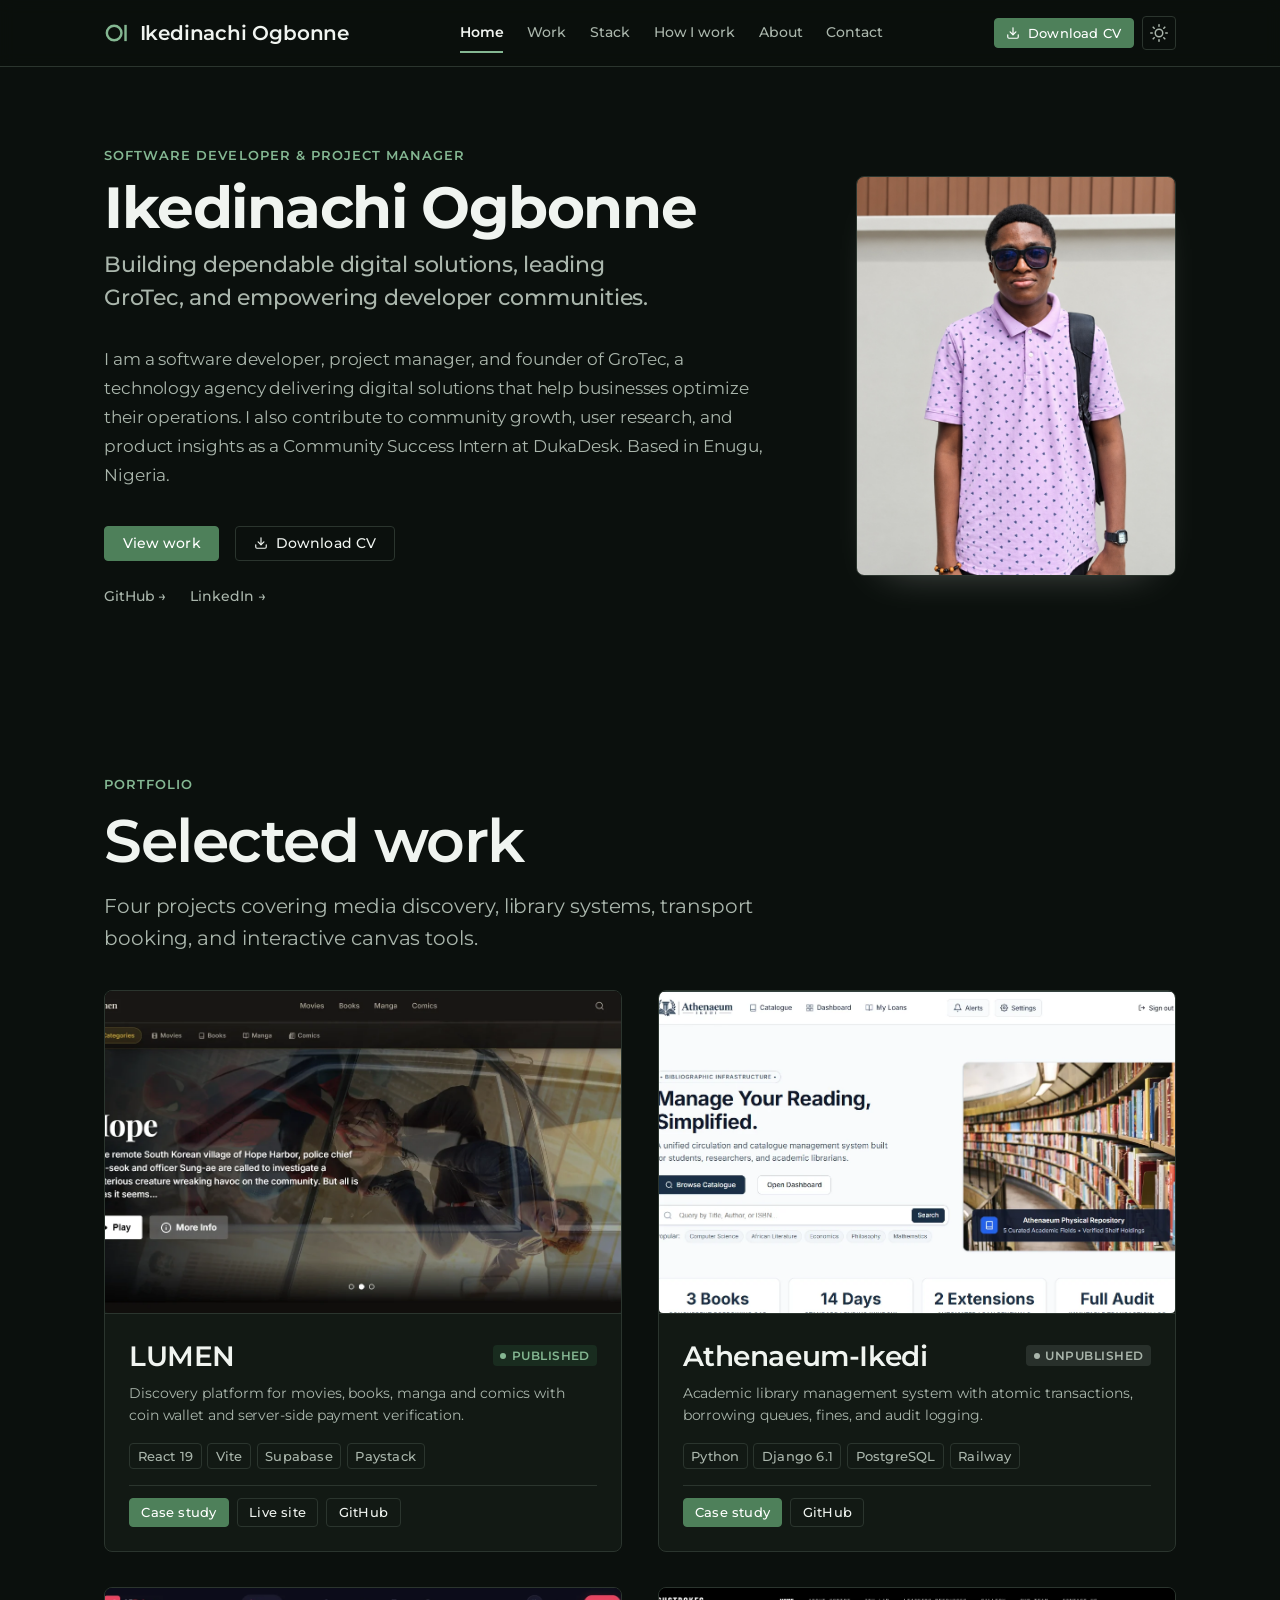
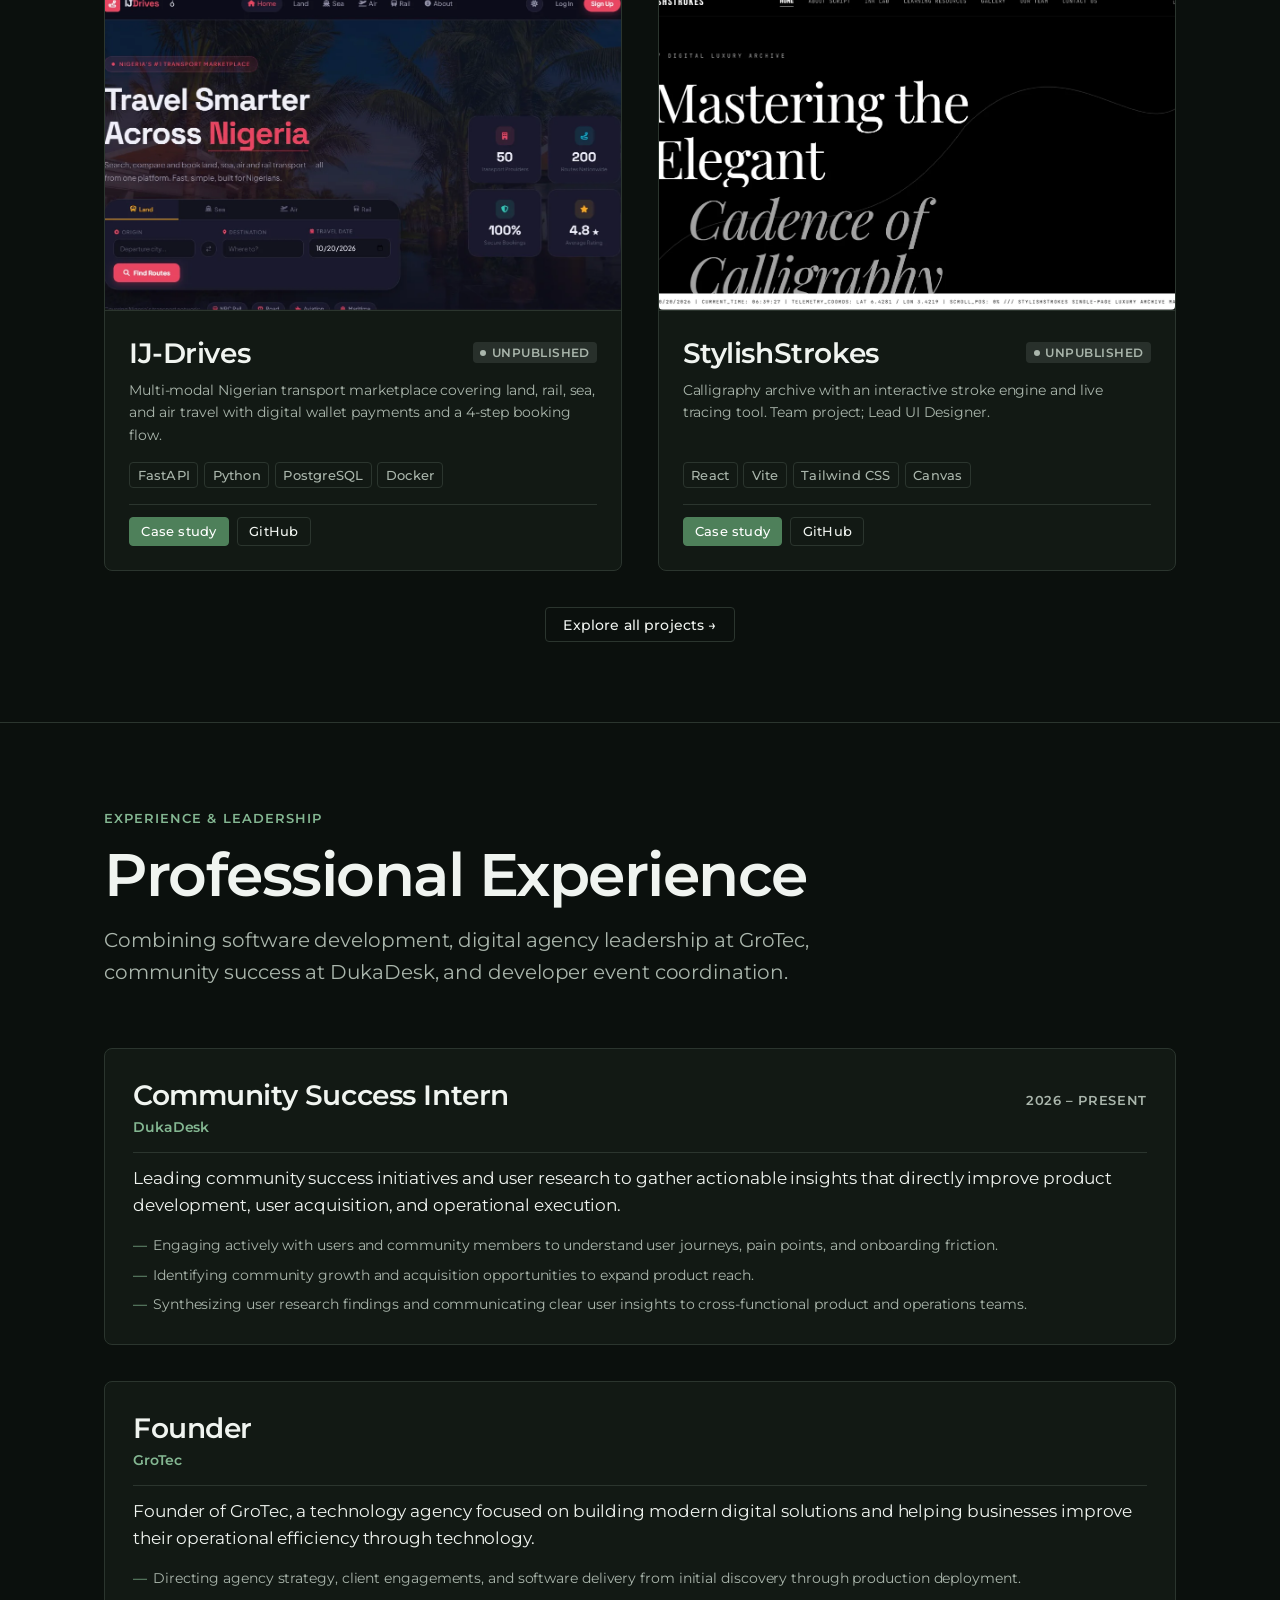
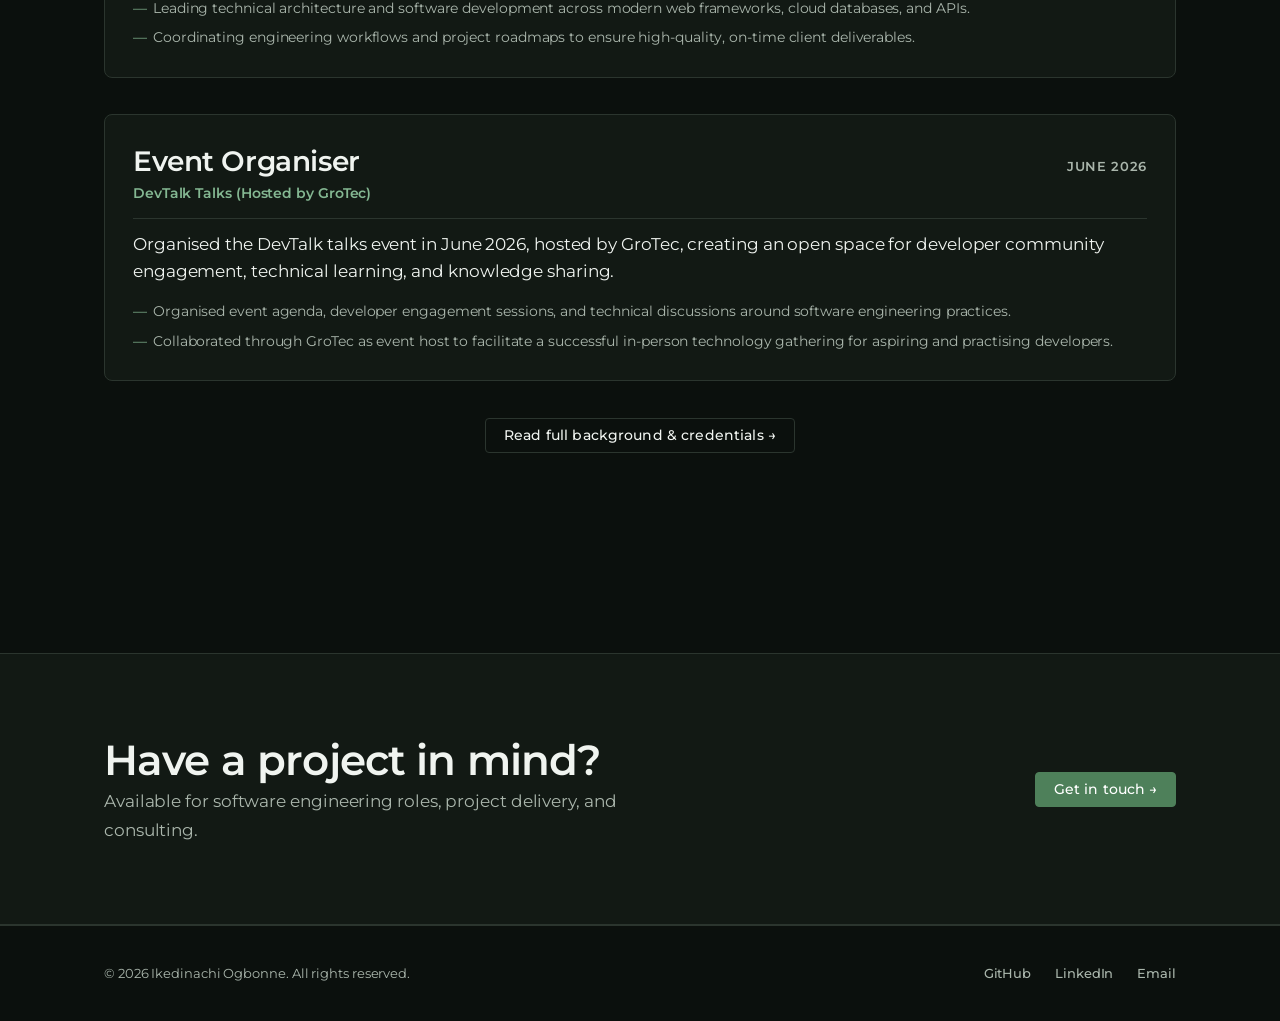
<file: index.html>
<!DOCTYPE html>
<html lang="en">
<head>
  <meta charset="UTF-8" />
  <meta name="viewport" content="width=device-width, initial-scale=1.0" />
  <title>Ikedinachi Ogbonne | Software Developer &amp; Project Manager</title>
  <meta name="description" content="Ikedinachi Ogbonne is a software developer, project manager, founder of GroTec, and Community Success Intern at DukaDesk based in Enugu, Nigeria." />
  <link rel="canonical" href="https://ikedinachi.dev/" />

  <!-- Open Graph -->
  <meta property="og:title" content="Ikedinachi Ogbonne | Software Developer &amp; Project Manager" />
  <meta property="og:description" content="Software developer, project manager, founder of GroTec, and Community Success Intern at DukaDesk based in Enugu, Nigeria." />
  <meta property="og:type" content="website" />
  <meta property="og:url" content="https://ikedinachi.dev/" />
  <!-- TODO: Add og:image once a social preview card is designed -->

  <!-- Twitter -->
  <meta name="twitter:card" content="summary_large_image" />
  <meta name="twitter:title" content="Ikedinachi Ogbonne | Software Developer &amp; Project Manager" />
  <meta name="twitter:description" content="Software developer, project manager, founder of GroTec, and Community Success Intern at DukaDesk based in Enugu, Nigeria." />

  <!-- Favicons -->
  <link rel="icon" href="/assets/brand/favicon.svg" type="image/svg+xml" />
  <link rel="icon" href="/assets/brand/favicon-32.png" sizes="32x32" type="image/png" />
  <link rel="apple-touch-icon" href="/assets/brand/apple-touch-icon.png" />

  <!-- Google Fonts: Montserrat -->
  <link rel="preconnect" href="https://fonts.googleapis.com" />
  <link rel="preconnect" href="https://fonts.gstatic.com" crossorigin />
  <link rel="stylesheet" href="https://fonts.googleapis.com/css2?family=Montserrat:wght@400;500;600;700;800&amp;display=swap" />

  <!-- Single shared stylesheet -->
  <link rel="stylesheet" href="/assets/css/styles.css" />

  <!-- JSON-LD Person Schema -->
  <script type="application/ld+json">
  {
    "@context": "https://schema.org",
    "@type": "Person",
    "name": "Ikedinachi Ogbonne",
    "givenName": "Ikedinachi",
    "familyName": "Ogbonne",
    "alternateName": "Ikedi",
    "url": "https://ikedinachi.dev/",
    "jobTitle": [
      "Software Developer",
      "Project Manager",
      "Founder",
      "Community Success Intern"
    ],
    "worksFor": {
      "@type": "Organization",
      "name": "GroTec"
    },
    "address": {
      "@type": "PostalAddress",
      "addressLocality": "Enugu",
      "addressCountry": "NG"
    },
    "email": "ikedinachiogbonne@gmail.com",
    "sameAs": [
      "https://github.com/Ikedi-21",
      "https://www.linkedin.com/in/ikedinachi-ogbonne-81129539b"
    ]
  }
  </script>
</head>
<body>
  <!-- Navigation progress bar -->
  <div class="nav-progress" id="nav-progress" aria-hidden="true"></div>

  <!-- First-visit session loader -->
  <div class="site-loader" id="site-loader" aria-hidden="true">
    <svg class="site-loader__mark" xmlns="http://www.w3.org/2000/svg" viewBox="0 0 64 64" role="img" aria-label="Ikedinachi Ogbonne monogram">
      <circle cx="25" cy="32" r="18" fill="none" stroke="currentColor" stroke-width="6"/>
      <rect x="50" y="12" width="6" height="40" fill="currentColor"/>
    </svg>
    <span class="site-loader__name">Ikedinachi Ogbonne</span>
  </div>

  <!-- Skip link -->
  <a href="#main-content" class="skip-link">Skip to main content</a>

  <!-- Header & Navigation -->
  <header class="site-header">
    <div class="container site-header__inner">
      <a href="/" class="site-logo" aria-label="Ikedinachi Ogbonne, Home">
        <svg class="logo-mark" xmlns="http://www.w3.org/2000/svg" viewBox="0 0 64 64" role="img" aria-hidden="true">
          <circle cx="25" cy="32" r="18" fill="none" stroke="currentColor" stroke-width="6"/>
          <rect x="50" y="12" width="6" height="40" fill="currentColor"/>
        </svg>
        <span class="site-logo__wordmark">
          <span class="site-logo__name--full">Ikedinachi Ogbonne</span>
          <span class="site-logo__name--short" aria-hidden="true">IO</span>
        </span>
      </a>

      <nav class="site-nav" aria-label="Primary navigation">
        <div class="site-nav__links">
          <a href="/" class="site-nav__link" aria-current="page">Home</a>
          <a href="/work" class="site-nav__link">Work</a>
          <a href="/stack" class="site-nav__link">Stack</a>
          <a href="/how-i-work" class="site-nav__link">How I work</a>
          <a href="/about" class="site-nav__link">About</a>
          <a href="/contact" class="site-nav__link">Contact</a>
        </div>
      </nav>

      <div class="site-header__actions">
        <a href="/assets/Ogbonne-Ikedinachi-CV.pdf" class="btn btn--primary btn--small" target="_blank" rel="noopener noreferrer">
          <svg viewBox="0 0 24 24" fill="none" stroke="currentColor" stroke-width="2" stroke-linecap="round" stroke-linejoin="round" aria-hidden="true"><path d="M21 15v4a2 2 0 0 1-2 2H5a2 2 0 0 1-2-2v-4"/><polyline points="7 10 12 15 17 10"/><line x1="12" y1="15" x2="12" y2="3"/></svg>
          Download CV
        </a>

        <button type="button" class="theme-toggle" id="theme-toggle" aria-label="Switch to dark theme">
          <svg class="theme-toggle__moon" viewBox="0 0 24 24" fill="none" stroke="currentColor" stroke-width="2" stroke-linecap="round" stroke-linejoin="round" aria-hidden="true"><path d="M21 12.79A9 9 0 1 1 11.21 3 7 7 0 0 0 21 12.79z"/></svg>
          <svg class="theme-toggle__sun" viewBox="0 0 24 24" fill="none" stroke="currentColor" stroke-width="2" stroke-linecap="round" stroke-linejoin="round" aria-hidden="true"><circle cx="12" cy="12" r="5"/><line x1="12" y1="1" x2="12" y2="3"/><line x1="12" y1="21" x2="12" y2="23"/><line x1="4.22" y1="4.22" x2="5.64" y2="5.64"/><line x1="18.36" y1="18.36" x2="19.78" y2="19.78"/><line x1="1" y1="12" x2="3" y2="12"/><line x1="21" y1="12" x2="23" y2="12"/><line x1="4.22" y1="19.78" x2="5.64" y2="18.36"/><line x1="18.36" y1="5.64" x2="19.78" y2="4.22"/></svg>
        </button>

        <button type="button" class="mobile-menu-toggle" id="mobile-menu-open" aria-label="Open menu" aria-expanded="false" aria-controls="mobile-nav">
          <svg viewBox="0 0 24 24" fill="none" stroke="currentColor" stroke-width="2" stroke-linecap="round" aria-hidden="true"><line x1="3" y1="6" x2="21" y2="6"/><line x1="3" y1="12" x2="21" y2="12"/><line x1="3" y1="18" x2="21" y2="18"/></svg>
        </button>
      </div>
    </div>
  </header>

  <!-- Mobile nav overlay -->
  <div class="mobile-nav" id="mobile-nav" aria-hidden="true" role="dialog" aria-label="Navigation menu">
    <div class="mobile-nav__header">
      <span class="site-logo">
        <svg class="logo-mark" xmlns="http://www.w3.org/2000/svg" viewBox="0 0 64 64" role="img" aria-hidden="true">
          <circle cx="25" cy="32" r="18" fill="none" stroke="currentColor" stroke-width="6"/>
          <rect x="50" y="12" width="6" height="40" fill="currentColor"/>
        </svg>
        <span class="site-logo__wordmark">
          <span class="site-logo__name--full">Ikedinachi Ogbonne</span>
          <span class="site-logo__name--short" aria-hidden="true">IO</span>
        </span>
      </span>
      <button type="button" class="mobile-menu-close" id="mobile-menu-close" aria-label="Close menu">
        <svg viewBox="0 0 24 24" fill="none" stroke="currentColor" stroke-width="2" stroke-linecap="round" aria-hidden="true"><line x1="18" y1="6" x2="6" y2="18"/><line x1="6" y1="6" x2="18" y2="18"/></svg>
      </button>
    </div>
    <div class="mobile-nav__items">
      <a href="/" class="mobile-nav__link" aria-current="page">Home</a>
      <a href="/work" class="mobile-nav__link">Work</a>
      <a href="/stack" class="mobile-nav__link">Stack</a>
      <a href="/how-i-work" class="mobile-nav__link">How I work</a>
      <a href="/about" class="mobile-nav__link">About</a>
      <a href="/contact" class="mobile-nav__link">Contact</a>
      <a href="/assets/Ogbonne-Ikedinachi-CV.pdf" class="btn btn--primary" style="margin-top: var(--space-md);" target="_blank" rel="noopener noreferrer">Download CV</a>
    </div>
  </div>

  <!-- Main Content -->
  <main id="main-content">
    <!-- Hero Section -->
    <section class="hero">
      <div class="container">
        <div class="hero__grid">
          <div class="hero__content">
            <span class="hero__eyebrow">Software Developer &amp; Project Manager</span>
            <h1 class="hero__title">Ikedinachi Ogbonne</h1>
            <p class="hero__positioning">Building dependable digital solutions, leading GroTec, and empowering developer communities.</p>
            <p class="hero__intro">
              I am a software developer, project manager, and founder of GroTec, a technology agency delivering digital solutions that help businesses optimize their operations. I also contribute to community growth, user research, and product insights as a Community Success Intern at DukaDesk. Based in Enugu, Nigeria.
            </p>
            <div class="hero__cta-row">
              <a href="/work" class="btn btn--primary">View work</a>
              <a href="/assets/Ogbonne-Ikedinachi-CV.pdf" class="btn btn--secondary" target="_blank" rel="noopener noreferrer">
                <svg viewBox="0 0 24 24" fill="none" stroke="currentColor" stroke-width="2" stroke-linecap="round" stroke-linejoin="round" aria-hidden="true"><path d="M21 15v4a2 2 0 0 1-2 2H5a2 2 0 0 1-2-2v-4"/><polyline points="7 10 12 15 17 10"/><line x1="12" y1="15" x2="12" y2="3"/></svg>
                Download CV
              </a>
            </div>
            <div class="hero__social-links">
              <a href="https://github.com/Ikedi-21" target="_blank" rel="noopener noreferrer">GitHub &rarr;</a>
              <a href="https://www.linkedin.com/in/ikedinachi-ogbonne-81129539b" target="_blank" rel="noopener noreferrer">LinkedIn &rarr;</a>
            </div>
          </div>

          <!-- Profile Photo with Graceful Fallback & Intentional Framing -->
          <div class="hero__media">
            <div class="hero__photo-wrapper">
              <img
                src="/assets/img/photo.jpg"
                alt="Portrait photograph of Ikedinachi Ogbonne"
                class="hero__photo img-lazy"
                width="320"
                height="400"
                onerror="this.style.display='none'; this.nextElementSibling.style.display='flex';"
              />
              <div class="hero__photo-fallback" style="display: none;">
                <svg xmlns="http://www.w3.org/2000/svg" viewBox="0 0 64 64" role="img" aria-hidden="true">
                  <circle cx="25" cy="32" r="18" fill="none" stroke="currentColor" stroke-width="6"/>
                  <rect x="50" y="12" width="6" height="40" fill="currentColor"/>
                </svg>
                <span>Ikedinachi Ogbonne</span>
              </div>
            </div>
          </div>
        </div>
      </div>
    </section>

    <!-- Selected Work Strip -->
    <section class="section" id="selected-work">
      <div class="container">
        <div class="page-header" style="border-bottom: none; padding-block: 0 var(--space-xl);">
          <span class="page-header__label">Portfolio</span>
          <h2 class="page-header__title">Selected work</h2>
          <p class="page-header__intro">Four projects covering media discovery, library systems, transport booking, and interactive canvas tools.</p>
        </div>

        <div class="projects-grid">
          <!-- 1. LUMEN -->
          <article class="project-card reveal">
            <a href="/work/lumen" class="project-card__image-link" aria-label="View LUMEN case study">
              <img
                src="/assets/img/lumen-2.webp"
                alt="LUMEN home page hero carousel featuring a film, with category tabs for movies, books, manga and comics."
                class="project-card__image img-lazy"
                loading="lazy"
                width="800"
                height="500"
              />
            </a>
            <div class="project-card__body">
              <div class="project-card__top">
                <h3 class="project-card__name">LUMEN</h3>
                <span class="badge badge--published">Published</span>
              </div>
              <p class="project-card__desc">Discovery platform for movies, books, manga and comics with coin wallet and server-side payment verification.</p>
              <div class="project-card__tags">
                <span class="tag">React 19</span>
                <span class="tag">Vite</span>
                <span class="tag">Supabase</span>
                <span class="tag">Paystack</span>
              </div>
              <div class="project-card__actions">
                <a href="/work/lumen" class="btn btn--small btn--primary">Case study</a>
                <a href="https://lumen1-mu.vercel.app/" class="btn btn--small btn--secondary" target="_blank" rel="noopener noreferrer">Live site</a>
                <a href="https://github.com/Ikedi-21/LUMEN" class="btn btn--small btn--secondary" target="_blank" rel="noopener noreferrer">GitHub</a>
              </div>
            </div>
          </article>

          <!-- 2. Athenaeum-Ikedi -->
          <article class="project-card reveal">
            <a href="/work/athenaeum" class="project-card__image-link" aria-label="View Athenaeum-Ikedi case study">
              <img
                src="/assets/img/athenaeum-1.webp"
                alt="Athenaeum Ikedi home page headed 'Manage Your Reading, Simplified' with catalogue search and a library photograph."
                class="project-card__image img-lazy"
                loading="lazy"
                width="800"
                height="500"
              />
            </a>
            <div class="project-card__body">
              <div class="project-card__top">
                <h3 class="project-card__name">Athenaeum-Ikedi</h3>
                <span class="badge badge--unpublished">Unpublished</span>
              </div>
              <p class="project-card__desc">Academic library management system with atomic transactions, borrowing queues, fines, and audit logging.</p>
              <div class="project-card__tags">
                <span class="tag">Python</span>
                <span class="tag">Django 6.1</span>
                <span class="tag">PostgreSQL</span>
                <span class="tag">Railway</span>
              </div>
              <div class="project-card__actions">
                <a href="/work/athenaeum" class="btn btn--small btn--primary">Case study</a>
                <a href="https://github.com/Ikedi-21/Athenaeum-Ikedi" class="btn btn--small btn--secondary" target="_blank" rel="noopener noreferrer">GitHub</a>
              </div>
            </div>
          </article>

          <!-- 3. IJ-Drives -->
          <article class="project-card reveal">
            <a href="/work/ij-drives" class="project-card__image-link" aria-label="View IJ-Drives case study">
              <img
                src="/assets/img/ijdrives-1.webp"
                alt="IJDrives home page in dark mode with a route search form for land, sea, air and rail travel across Nigeria."
                class="project-card__image img-lazy"
                loading="lazy"
                width="800"
                height="500"
              />
            </a>
            <div class="project-card__body">
              <div class="project-card__top">
                <h3 class="project-card__name">IJ-Drives</h3>
                <span class="badge badge--unpublished">Unpublished</span>
              </div>
              <p class="project-card__desc">Multi-modal Nigerian transport marketplace covering land, rail, sea, and air travel with digital wallet payments and a 4-step booking flow.</p>
              <div class="project-card__tags">
                <span class="tag">FastAPI</span>
                <span class="tag">Python</span>
                <span class="tag">PostgreSQL</span>
                <span class="tag">Docker</span>
              </div>
              <div class="project-card__actions">
                <a href="/work/ij-drives" class="btn btn--small btn--primary">Case study</a>
                <a href="https://github.com/Ikedi-21/IJ-Drives" class="btn btn--small btn--secondary" target="_blank" rel="noopener noreferrer">GitHub</a>
              </div>
            </div>
          </article>

          <!-- 4. StylishStrokes -->
          <article class="project-card reveal">
            <a href="/work/stylishstrokes" class="project-card__image-link" aria-label="View StylishStrokes case study">
              <img
                src="/assets/img/stylishstrokes-1.webp"
                alt="StylishStrokes hero reading 'Mastering the Elegant Cadence of Calligraphy' on a black background."
                class="project-card__image img-lazy"
                loading="lazy"
                width="800"
                height="500"
              />
            </a>
            <div class="project-card__body">
              <div class="project-card__top">
                <h3 class="project-card__name">StylishStrokes</h3>
                <span class="badge badge--unpublished">Unpublished</span>
              </div>
              <p class="project-card__desc">Calligraphy archive with an interactive stroke engine and live tracing tool. Team project; Lead UI Designer.</p>
              <div class="project-card__tags">
                <span class="tag">React</span>
                <span class="tag">Vite</span>
                <span class="tag">Tailwind CSS</span>
                <span class="tag">Canvas</span>
              </div>
              <div class="project-card__actions">
                <a href="/work/stylishstrokes" class="btn btn--small btn--primary">Case study</a>
                <a href="https://github.com/Ikedi-21/Styleish-strokes" class="btn btn--small btn--secondary" target="_blank" rel="noopener noreferrer">GitHub</a>
              </div>
            </div>
          </article>
        </div>

        <div style="margin-top: var(--space-xl); text-align: center;">
          <a href="/work" class="btn btn--secondary">Explore all projects &rarr;</a>
        </div>
      </div>
    </section>

    <!-- Experience & Roles Overview -->
    <section class="section" id="experience-overview">
      <div class="container">
        <div class="page-header" style="border-bottom: none; padding-block: 0 var(--space-xl);">
          <span class="page-header__label">Experience &amp; Leadership</span>
          <h2 class="page-header__title">Professional Experience</h2>
          <p class="page-header__intro">Combining software development, digital agency leadership at GroTec, community success at DukaDesk, and developer event coordination.</p>
        </div>

        <div class="experience-list">
          <!-- 1. DukaDesk -->
          <article class="experience-card reveal">
            <div class="experience-card__header">
              <div class="experience-card__title-group">
                <h3 class="experience-card__role">Community Success Intern</h3>
                <span class="experience-card__company">DukaDesk</span>
              </div>
              <span class="experience-card__period">2026 – Present</span>
            </div>
            <p class="experience-card__desc">
              Leading community success initiatives and user research to gather actionable insights that directly improve product development, user acquisition, and operational execution.
            </p>
            <ul class="experience-card__bullets">
              <li>Engaging actively with users and community members to understand user journeys, pain points, and onboarding friction.</li>
              <li>Identifying community growth and acquisition opportunities to expand product reach.</li>
              <li>Synthesizing user research findings and communicating clear user insights to cross-functional product and operations teams.</li>
            </ul>
          </article>

          <!-- 2. GroTec -->
          <article class="experience-card reveal">
            <div class="experience-card__header">
              <div class="experience-card__title-group">
                <h3 class="experience-card__role">Founder</h3>
                <span class="experience-card__company">GroTec</span>
              </div>
            </div>
            <p class="experience-card__desc">
              Founder of GroTec, a technology agency focused on building modern digital solutions and helping businesses improve their operational efficiency through technology.
            </p>
            <ul class="experience-card__bullets">
              <li>Directing agency strategy, client engagements, and software delivery from initial discovery through production deployment.</li>
              <li>Leading technical architecture and software development across modern web frameworks, cloud databases, and APIs.</li>
              <li>Coordinating engineering workflows and project roadmaps to ensure high-quality, on-time client deliverables.</li>
            </ul>
          </article>

          <!-- 3. DevTalk Talks -->
          <article class="experience-card reveal">
            <div class="experience-card__header">
              <div class="experience-card__title-group">
                <h3 class="experience-card__role">Event Organiser</h3>
                <span class="experience-card__company">DevTalk Talks (Hosted by GroTec)</span>
              </div>
              <span class="experience-card__period">June 2026</span>
            </div>
            <p class="experience-card__desc">
              Organised the DevTalk talks event in June 2026, hosted by GroTec, creating an open space for developer community engagement, technical learning, and knowledge sharing.
            </p>
            <ul class="experience-card__bullets">
              <li>Organised event agenda, developer engagement sessions, and technical discussions around software engineering practices.</li>
              <li>Collaborated through GroTec as event host to facilitate a successful in-person technology gathering for aspiring and practising developers.</li>
            </ul>
          </article>
        </div>

        <div style="margin-top: var(--space-xl); text-align: center;">
          <a href="/about" class="btn btn--secondary">Read full background &amp; credentials &rarr;</a>
        </div>
      </div>
    </section>

    <!-- Closing Call To Action Band -->
    <section class="cta-band">
      <div class="container cta-band__inner">
        <div>
          <h2 class="cta-band__title">Have a project in mind?</h2>
          <p class="cta-band__desc">Available for software engineering roles, project delivery, and consulting.</p>
        </div>
        <a href="/contact" class="btn btn--primary">Get in touch &rarr;</a>
      </div>
    </section>
  </main>

  <!-- Footer -->
  <footer class="site-footer">
    <div class="container site-footer__inner">
      <p class="site-footer__copyright">&copy; 2026 Ikedinachi Ogbonne. All rights reserved.</p>
      <div class="site-footer__links">
        <a href="https://github.com/Ikedi-21" class="site-footer__link" target="_blank" rel="noopener noreferrer">GitHub</a>
        <a href="https://www.linkedin.com/in/ikedinachi-ogbonne-81129539b" class="site-footer__link" target="_blank" rel="noopener noreferrer">LinkedIn</a>
        <a href="mailto:ikedinachiogbonne@gmail.com" class="site-footer__link">Email</a>
      </div>
    </div>
  </footer>

  <!-- Single shared script -->
  <script src="/assets/js/main.js"></script>
</body>
</html>
</file>
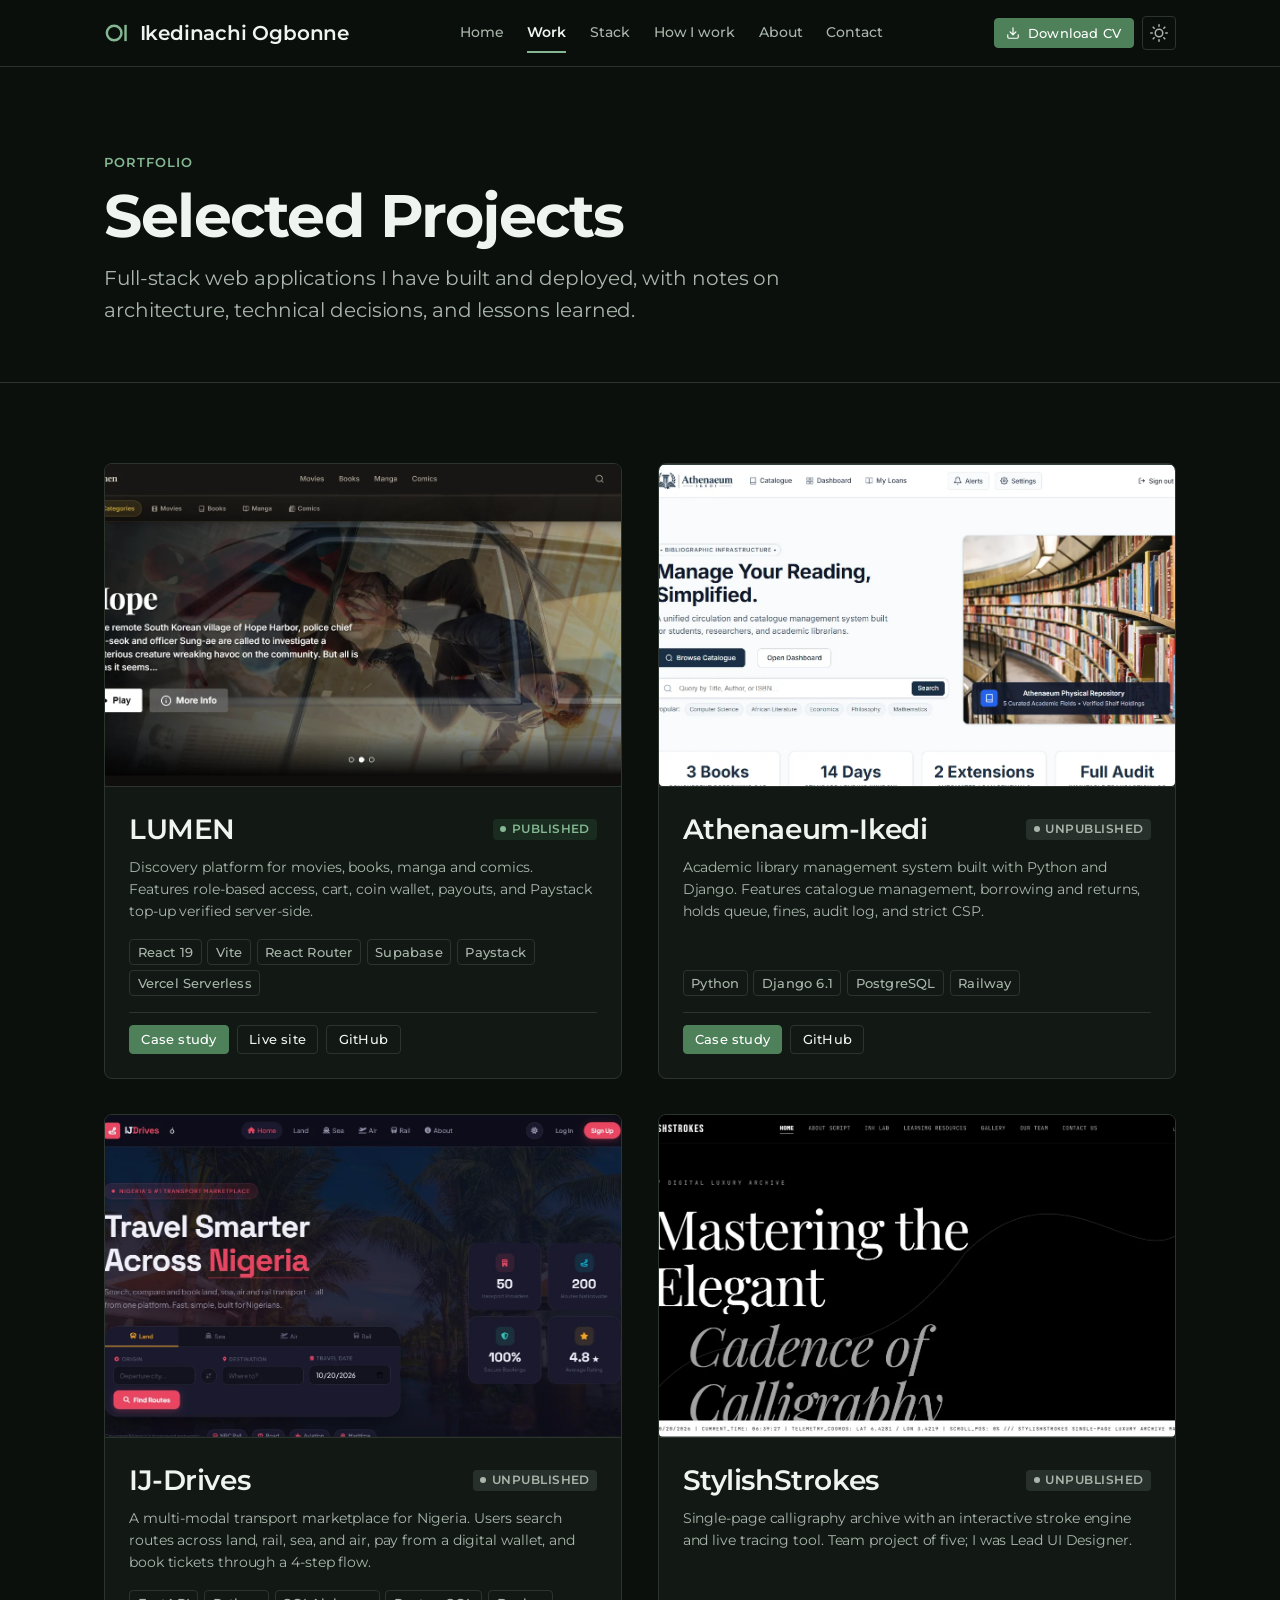
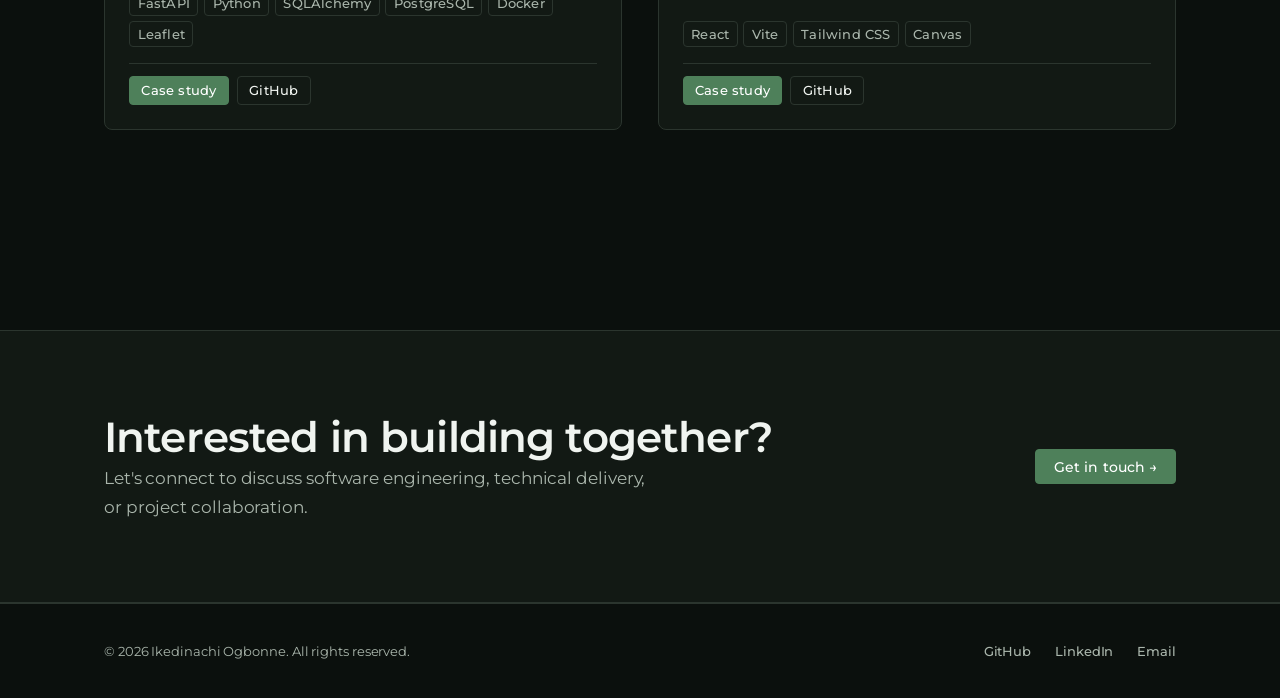
<file: work/index.html>
<!DOCTYPE html>
<html lang="en">
<head>
  <meta charset="UTF-8" />
  <meta name="viewport" content="width=device-width, initial-scale=1.0" />
  <title>Work | Selected Projects | Ikedinachi Ogbonne</title>
  <meta name="description" content="Selected software engineering projects by Ikedinachi Ogbonne, including LUMEN, Athenaeum-Ikedi, IJ-Drives, and StylishStrokes." />
  <link rel="canonical" href="https://ikedinachi.dev/work" />

  <!-- Open Graph -->
  <meta property="og:title" content="Work | Selected Projects | Ikedinachi Ogbonne" />
  <meta property="og:description" content="Selected software engineering projects by Ikedinachi Ogbonne." />
  <meta property="og:type" content="website" />
  <meta property="og:url" content="https://ikedinachi.dev/work" />

  <!-- Twitter -->
  <meta name="twitter:card" content="summary_large_image" />
  <meta name="twitter:title" content="Work | Selected Projects | Ikedinachi Ogbonne" />
  <meta name="twitter:description" content="Selected software engineering projects by Ikedinachi Ogbonne." />

  <!-- Favicons -->
  <link rel="icon" href="/assets/brand/favicon.svg" type="image/svg+xml" />
  <link rel="icon" href="/assets/brand/favicon-32.png" sizes="32x32" type="image/png" />
  <link rel="apple-touch-icon" href="/assets/brand/apple-touch-icon.png" />

  <!-- Google Fonts: Montserrat -->
  <link rel="preconnect" href="https://fonts.googleapis.com" />
  <link rel="preconnect" href="https://fonts.gstatic.com" crossorigin />
  <link rel="stylesheet" href="https://fonts.googleapis.com/css2?family=Montserrat:wght@400;500;600;700;800&amp;display=swap" />

  <!-- Single shared stylesheet -->
  <link rel="stylesheet" href="/assets/css/styles.css" />
</head>
<body>
  <!-- Navigation progress bar -->
  <div class="nav-progress" id="nav-progress" aria-hidden="true"></div>

  <!-- First-visit session loader -->
  <div class="site-loader" id="site-loader" aria-hidden="true">
    <svg class="site-loader__mark" xmlns="http://www.w3.org/2000/svg" viewBox="0 0 64 64" role="img" aria-label="Ikedinachi Ogbonne monogram">
      <circle cx="25" cy="32" r="18" fill="none" stroke="currentColor" stroke-width="6"/>
      <rect x="50" y="12" width="6" height="40" fill="currentColor"/>
    </svg>
    <span class="site-loader__name">Ikedinachi Ogbonne</span>
  </div>

  <!-- Skip link -->
  <a href="#main-content" class="skip-link">Skip to main content</a>

  <!-- Header & Navigation -->
  <header class="site-header">
    <div class="container site-header__inner">
      <a href="/" class="site-logo" aria-label="Ikedinachi Ogbonne, Home">
        <svg class="logo-mark" xmlns="http://www.w3.org/2000/svg" viewBox="0 0 64 64" role="img" aria-hidden="true">
          <circle cx="25" cy="32" r="18" fill="none" stroke="currentColor" stroke-width="6"/>
          <rect x="50" y="12" width="6" height="40" fill="currentColor"/>
        </svg>
        <span class="site-logo__wordmark">
          <span class="site-logo__name--full">Ikedinachi Ogbonne</span>
          <span class="site-logo__name--short" aria-hidden="true">IO</span>
        </span>
      </a>

      <nav class="site-nav" aria-label="Primary navigation">
        <div class="site-nav__links">
          <a href="/" class="site-nav__link">Home</a>
          <a href="/work" class="site-nav__link" aria-current="page">Work</a>
          <a href="/stack" class="site-nav__link">Stack</a>
          <a href="/how-i-work" class="site-nav__link">How I work</a>
          <a href="/about" class="site-nav__link">About</a>
          <a href="/contact" class="site-nav__link">Contact</a>
        </div>
      </nav>

      <div class="site-header__actions">
        <a href="/assets/Ogbonne-Ikedinachi-CV.pdf" class="btn btn--primary btn--small" target="_blank" rel="noopener noreferrer">
          <svg viewBox="0 0 24 24" fill="none" stroke="currentColor" stroke-width="2" stroke-linecap="round" stroke-linejoin="round" aria-hidden="true"><path d="M21 15v4a2 2 0 0 1-2 2H5a2 2 0 0 1-2-2v-4"/><polyline points="7 10 12 15 17 10"/><line x1="12" y1="15" x2="12" y2="3"/></svg>
          Download CV
        </a>

        <button type="button" class="theme-toggle" id="theme-toggle" aria-label="Switch to dark theme">
          <svg class="theme-toggle__moon" viewBox="0 0 24 24" fill="none" stroke="currentColor" stroke-width="2" stroke-linecap="round" stroke-linejoin="round" aria-hidden="true"><path d="M21 12.79A9 9 0 1 1 11.21 3 7 7 0 0 0 21 12.79z"/></svg>
          <svg class="theme-toggle__sun" viewBox="0 0 24 24" fill="none" stroke="currentColor" stroke-width="2" stroke-linecap="round" stroke-linejoin="round" aria-hidden="true"><circle cx="12" cy="12" r="5"/><line x1="12" y1="1" x2="12" y2="3"/><line x1="12" y1="21" x2="12" y2="23"/><line x1="4.22" y1="4.22" x2="5.64" y2="5.64"/><line x1="18.36" y1="18.36" x2="19.78" y2="19.78"/><line x1="1" y1="12" x2="3" y2="12"/><line x1="21" y1="12" x2="23" y2="12"/><line x1="4.22" y1="19.78" x2="5.64" y2="18.36"/><line x1="18.36" y1="5.64" x2="19.78" y2="4.22"/></svg>
        </button>

        <button type="button" class="mobile-menu-toggle" id="mobile-menu-open" aria-label="Open menu" aria-expanded="false" aria-controls="mobile-nav">
          <svg viewBox="0 0 24 24" fill="none" stroke="currentColor" stroke-width="2" stroke-linecap="round" aria-hidden="true"><line x1="3" y1="6" x2="21" y2="6"/><line x1="3" y1="12" x2="21" y2="12"/><line x1="3" y1="18" x2="21" y2="18"/></svg>
        </button>
      </div>
    </div>
  </header>

  <!-- Mobile nav overlay -->
  <div class="mobile-nav" id="mobile-nav" aria-hidden="true" role="dialog" aria-label="Navigation menu">
    <div class="mobile-nav__header">
      <span class="site-logo">
        <svg class="logo-mark" xmlns="http://www.w3.org/2000/svg" viewBox="0 0 64 64" role="img" aria-hidden="true">
          <circle cx="25" cy="32" r="18" fill="none" stroke="currentColor" stroke-width="6"/>
          <rect x="50" y="12" width="6" height="40" fill="currentColor"/>
        </svg>
        <span class="site-logo__wordmark">
          <span class="site-logo__name--full">Ikedinachi Ogbonne</span>
          <span class="site-logo__name--short" aria-hidden="true">IO</span>
        </span>
      </span>
      <button type="button" class="mobile-menu-close" id="mobile-menu-close" aria-label="Close menu">
        <svg viewBox="0 0 24 24" fill="none" stroke="currentColor" stroke-width="2" stroke-linecap="round" aria-hidden="true"><line x1="18" y1="6" x2="6" y2="18"/><line x1="6" y1="6" x2="18" y2="18"/></svg>
      </button>
    </div>
    <div class="mobile-nav__items">
      <a href="/" class="mobile-nav__link">Home</a>
      <a href="/work" class="mobile-nav__link" aria-current="page">Work</a>
      <a href="/stack" class="mobile-nav__link">Stack</a>
      <a href="/how-i-work" class="mobile-nav__link">How I work</a>
      <a href="/about" class="mobile-nav__link">About</a>
      <a href="/contact" class="mobile-nav__link">Contact</a>
      <a href="/assets/Ogbonne-Ikedinachi-CV.pdf" class="btn btn--primary" style="margin-top: var(--space-md);" target="_blank" rel="noopener noreferrer">Download CV</a>
    </div>
  </div>

  <!-- Main Content -->
  <main id="main-content">
    <div class="page-header">
      <div class="container">
        <span class="page-header__label">Portfolio</span>
        <h1 class="page-header__title">Selected Projects</h1>
        <p class="page-header__intro">Full-stack web applications I have built and deployed, with notes on architecture, technical decisions, and lessons learned.</p>
      </div>
    </div>

    <section class="section">
      <div class="container">
        <div class="projects-grid">
          <!-- 1. LUMEN -->
          <article class="project-card reveal">
            <a href="/work/lumen" class="project-card__image-link" aria-label="View LUMEN case study">
              <img
                src="/assets/img/lumen-2.webp"
                alt="LUMEN home page hero carousel featuring a film, with category tabs for movies, books, manga and comics."
                class="project-card__image img-lazy"
                loading="lazy"
                width="800"
                height="500"
              />
            </a>
            <div class="project-card__body">
              <div class="project-card__top">
                <h3 class="project-card__name">LUMEN</h3>
                <span class="badge badge--published">Published</span>
              </div>
              <p class="project-card__desc">Discovery platform for movies, books, manga and comics. Features role-based access, cart, coin wallet, payouts, and Paystack top-up verified server-side.</p>
              <div class="project-card__tags">
                <span class="tag">React 19</span>
                <span class="tag">Vite</span>
                <span class="tag">React Router</span>
                <span class="tag">Supabase</span>
                <span class="tag">Paystack</span>
                <span class="tag">Vercel Serverless</span>
              </div>
              <div class="project-card__actions">
                <a href="/work/lumen" class="btn btn--small btn--primary">Case study</a>
                <a href="https://lumen1-mu.vercel.app/" class="btn btn--small btn--secondary" target="_blank" rel="noopener noreferrer">Live site</a>
                <a href="https://github.com/Ikedi-21/LUMEN" class="btn btn--small btn--secondary" target="_blank" rel="noopener noreferrer">GitHub</a>
              </div>
            </div>
          </article>

          <!-- 2. Athenaeum-Ikedi -->
          <article class="project-card reveal">
            <a href="/work/athenaeum" class="project-card__image-link" aria-label="View Athenaeum-Ikedi case study">
              <img
                src="/assets/img/athenaeum-1.webp"
                alt="Athenaeum Ikedi home page headed 'Manage Your Reading, Simplified' with catalogue search and a library photograph."
                class="project-card__image img-lazy"
                loading="lazy"
                width="800"
                height="500"
              />
            </a>
            <div class="project-card__body">
              <div class="project-card__top">
                <h3 class="project-card__name">Athenaeum-Ikedi</h3>
                <span class="badge badge--unpublished">Unpublished</span>
              </div>
              <p class="project-card__desc">Academic library management system built with Python and Django. Features catalogue management, borrowing and returns, holds queue, fines, audit log, and strict CSP.</p>
              <div class="project-card__tags">
                <span class="tag">Python</span>
                <span class="tag">Django 6.1</span>
                <span class="tag">PostgreSQL</span>
                <span class="tag">Railway</span>
              </div>
              <div class="project-card__actions">
                <a href="/work/athenaeum" class="btn btn--small btn--primary">Case study</a>
                <a href="https://github.com/Ikedi-21/Athenaeum-Ikedi" class="btn btn--small btn--secondary" target="_blank" rel="noopener noreferrer">GitHub</a>
              </div>
            </div>
          </article>

          <!-- 3. IJ-Drives -->
          <article class="project-card reveal">
            <a href="/work/ij-drives" class="project-card__image-link" aria-label="View IJ-Drives case study">
              <img
                src="/assets/img/ijdrives-1.webp"
                alt="IJDrives home page in dark mode with a route search form for land, sea, air and rail travel across Nigeria."
                class="project-card__image img-lazy"
                loading="lazy"
                width="800"
                height="500"
              />
            </a>
            <div class="project-card__body">
              <div class="project-card__top">
                <h3 class="project-card__name">IJ-Drives</h3>
                <span class="badge badge--unpublished">Unpublished</span>
              </div>
              <p class="project-card__desc">A multi-modal transport marketplace for Nigeria. Users search routes across land, rail, sea, and air, pay from a digital wallet, and book tickets through a 4-step flow.</p>
              <div class="project-card__tags">
                <span class="tag">FastAPI</span>
                <span class="tag">Python</span>
                <span class="tag">SQLAlchemy</span>
                <span class="tag">PostgreSQL</span>
                <span class="tag">Docker</span>
                <span class="tag">Leaflet</span>
              </div>
              <div class="project-card__actions">
                <a href="/work/ij-drives" class="btn btn--small btn--primary">Case study</a>
                <a href="https://github.com/Ikedi-21/IJ-Drives" class="btn btn--small btn--secondary" target="_blank" rel="noopener noreferrer">GitHub</a>
              </div>
            </div>
          </article>

          <!-- 4. StylishStrokes -->
          <article class="project-card reveal">
            <a href="/work/stylishstrokes" class="project-card__image-link" aria-label="View StylishStrokes case study">
              <img
                src="/assets/img/stylishstrokes-1.webp"
                alt="StylishStrokes hero reading 'Mastering the Elegant Cadence of Calligraphy' on a black background."
                class="project-card__image img-lazy"
                loading="lazy"
                width="800"
                height="500"
              />
            </a>
            <div class="project-card__body">
              <div class="project-card__top">
                <h3 class="project-card__name">StylishStrokes</h3>
                <span class="badge badge--unpublished">Unpublished</span>
              </div>
              <p class="project-card__desc">Single-page calligraphy archive with an interactive stroke engine and live tracing tool. Team project of five; I was Lead UI Designer.</p>
              <div class="project-card__tags">
                <span class="tag">React</span>
                <span class="tag">Vite</span>
                <span class="tag">Tailwind CSS</span>
                <span class="tag">Canvas</span>
              </div>
              <div class="project-card__actions">
                <a href="/work/stylishstrokes" class="btn btn--small btn--primary">Case study</a>
                <a href="https://github.com/Ikedi-21/Styleish-strokes" class="btn btn--small btn--secondary" target="_blank" rel="noopener noreferrer">GitHub</a>
              </div>
            </div>
          </article>
        </div>
      </div>
    </section>

    <!-- Closing Call To Action Band -->
    <section class="cta-band">
      <div class="container cta-band__inner">
        <div>
          <h2 class="cta-band__title">Interested in building together?</h2>
          <p class="cta-band__desc">Let's connect to discuss software engineering, technical delivery, or project collaboration.</p>
        </div>
        <a href="/contact" class="btn btn--primary">Get in touch &rarr;</a>
      </div>
    </section>
  </main>

  <!-- Footer -->
  <footer class="site-footer">
    <div class="container site-footer__inner">
      <p class="site-footer__copyright">&copy; 2026 Ikedinachi Ogbonne. All rights reserved.</p>
      <div class="site-footer__links">
        <a href="https://github.com/Ikedi-21" class="site-footer__link" target="_blank" rel="noopener noreferrer">GitHub</a>
        <a href="https://www.linkedin.com/in/ikedinachi-ogbonne-81129539b" class="site-footer__link" target="_blank" rel="noopener noreferrer">LinkedIn</a>
        <a href="mailto:ikedinachiogbonne@gmail.com" class="site-footer__link">Email</a>
      </div>
    </div>
  </footer>

  <!-- Single shared script -->
  <script src="/assets/js/main.js"></script>
</body>
</html>
</file>
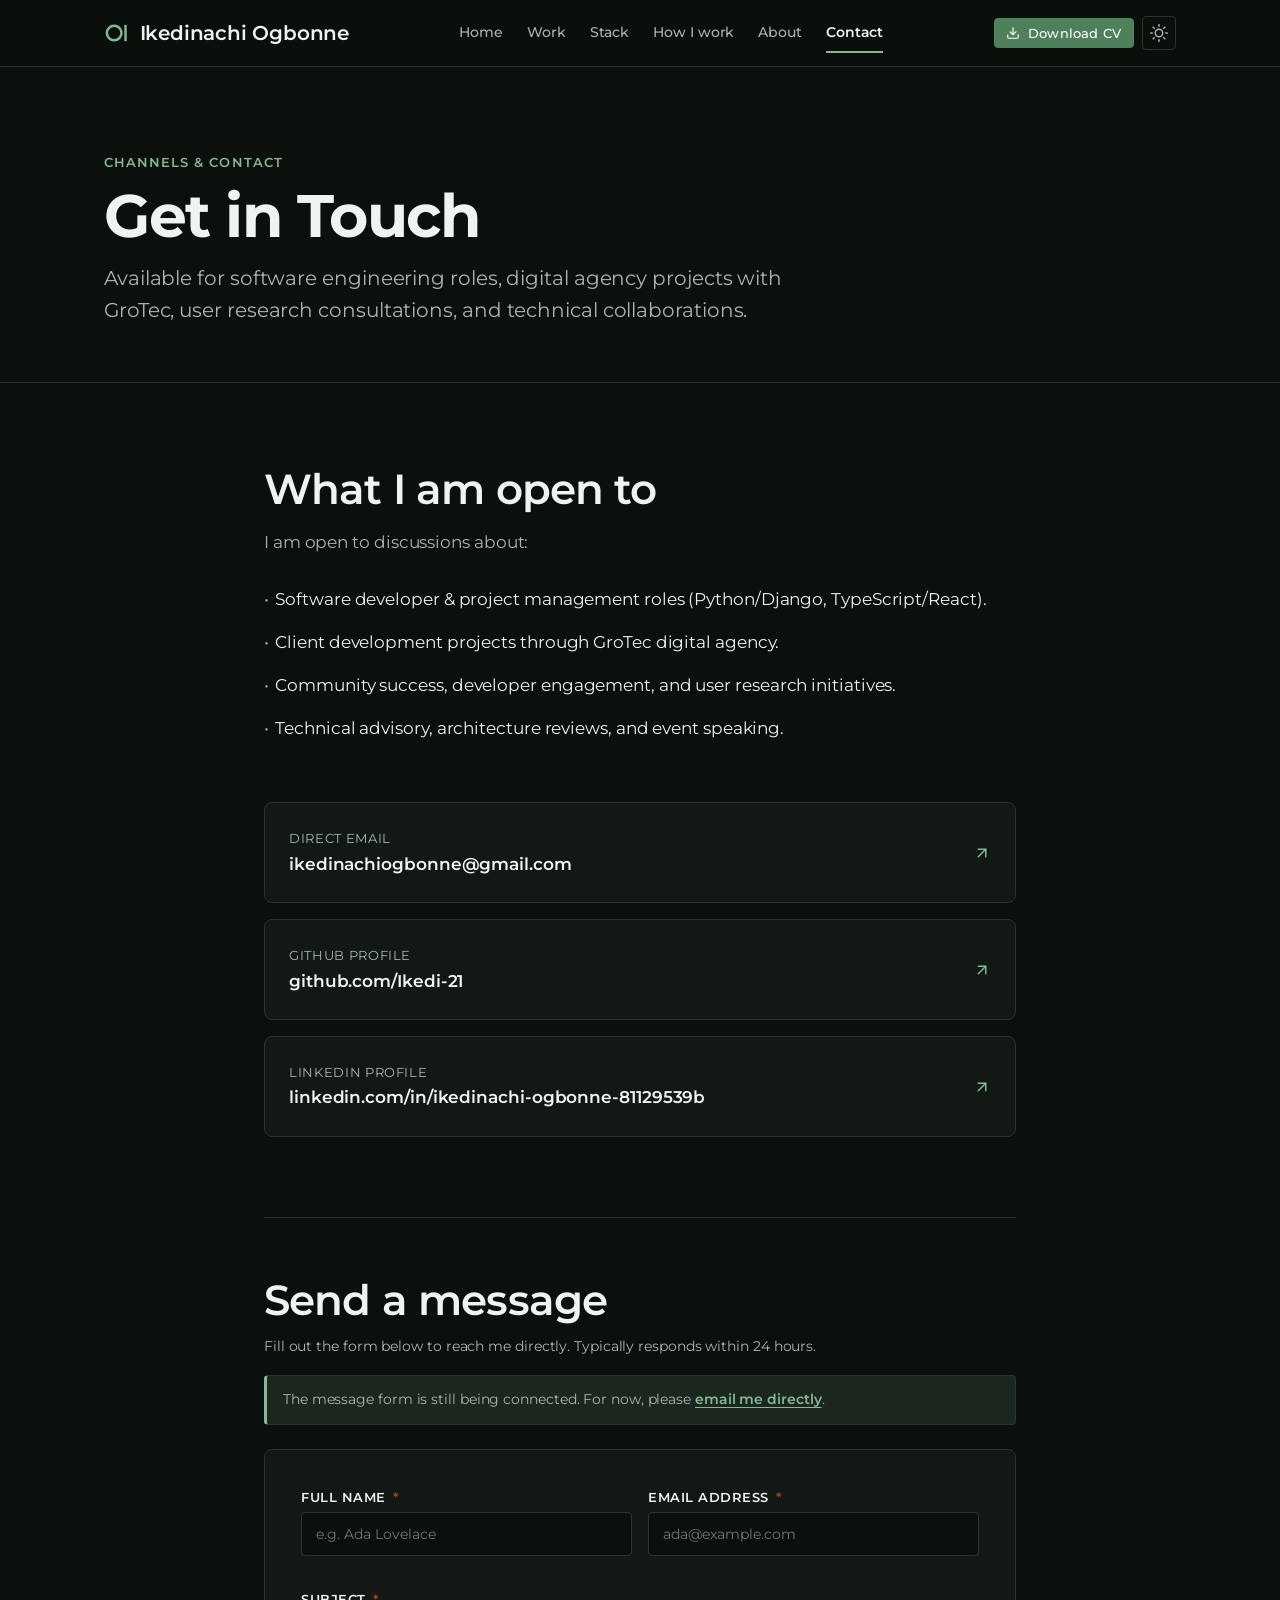
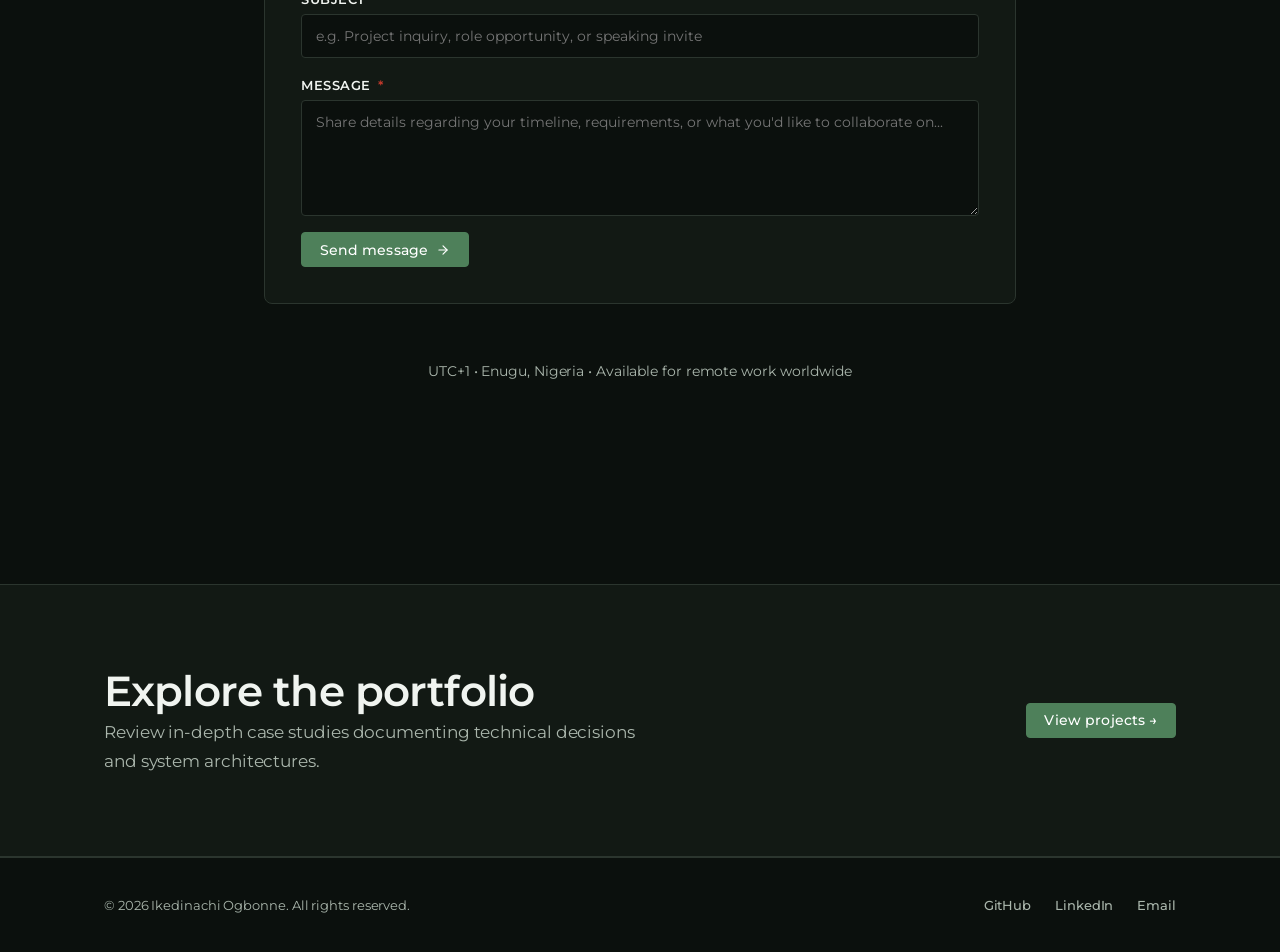
<file: contact.html>
<!DOCTYPE html>
<html lang="en">
<head>
  <meta charset="UTF-8" />
  <meta name="viewport" content="width=device-width, initial-scale=1.0" />
  <title>Contact | Get in Touch | Ikedinachi Ogbonne</title>
  <meta name="description" content="Get in touch with software developer and project manager Ikedinachi Ogbonne via message, email, GitHub, or LinkedIn." />
  <link rel="canonical" href="https://ikedinachi.dev/contact" />

  <!-- Open Graph -->
  <meta property="og:title" content="Contact | Get in Touch | Ikedinachi Ogbonne" />
  <meta property="og:description" content="Get in touch with software developer and project manager Ikedinachi Ogbonne via message, email, GitHub, or LinkedIn." />
  <meta property="og:type" content="website" />
  <meta property="og:url" content="https://ikedinachi.dev/contact" />

  <!-- Twitter -->
  <meta name="twitter:card" content="summary_large_image" />
  <meta name="twitter:title" content="Contact | Get in Touch | Ikedinachi Ogbonne" />
  <meta name="twitter:description" content="Get in touch with software developer and project manager Ikedinachi Ogbonne via message, email, GitHub, or LinkedIn." />

  <!-- Favicons -->
  <link rel="icon" href="/assets/brand/favicon.svg" type="image/svg+xml" />
  <link rel="icon" href="/assets/brand/favicon-32.png" sizes="32x32" type="image/png" />
  <link rel="apple-touch-icon" href="/assets/brand/apple-touch-icon.png" />

  <!-- Google Fonts: Montserrat -->
  <link rel="preconnect" href="https://fonts.googleapis.com" />
  <link rel="preconnect" href="https://fonts.gstatic.com" crossorigin />
  <link rel="stylesheet" href="https://fonts.googleapis.com/css2?family=Montserrat:wght@400;500;600;700;800&amp;display=swap" />

  <!-- Single shared stylesheet -->
  <link rel="stylesheet" href="/assets/css/styles.css" />
</head>
<body>
  <!-- Navigation progress bar -->
  <div class="nav-progress" id="nav-progress" aria-hidden="true"></div>

  <!-- First-visit session loader -->
  <div class="site-loader" id="site-loader" aria-hidden="true">
    <svg class="site-loader__mark" xmlns="http://www.w3.org/2000/svg" viewBox="0 0 64 64" role="img" aria-label="Ikedinachi Ogbonne monogram">
      <circle cx="25" cy="32" r="18" fill="none" stroke="currentColor" stroke-width="6"/>
      <rect x="50" y="12" width="6" height="40" fill="currentColor"/>
    </svg>
    <span class="site-loader__name">Ikedinachi Ogbonne</span>
  </div>

  <!-- Skip link -->
  <a href="#main-content" class="skip-link">Skip to main content</a>

  <!-- Header & Navigation -->
  <header class="site-header">
    <div class="container site-header__inner">
      <a href="/" class="site-logo" aria-label="Ikedinachi Ogbonne, Home">
        <svg class="logo-mark" xmlns="http://www.w3.org/2000/svg" viewBox="0 0 64 64" role="img" aria-hidden="true">
          <circle cx="25" cy="32" r="18" fill="none" stroke="currentColor" stroke-width="6"/>
          <rect x="50" y="12" width="6" height="40" fill="currentColor"/>
        </svg>
        <span class="site-logo__wordmark">
          <span class="site-logo__name--full">Ikedinachi Ogbonne</span>
          <span class="site-logo__name--short" aria-hidden="true">IO</span>
        </span>
      </a>

      <nav class="site-nav" aria-label="Primary navigation">
        <div class="site-nav__links">
          <a href="/" class="site-nav__link">Home</a>
          <a href="/work" class="site-nav__link">Work</a>
          <a href="/stack" class="site-nav__link">Stack</a>
          <a href="/how-i-work" class="site-nav__link">How I work</a>
          <a href="/about" class="site-nav__link">About</a>
          <a href="/contact" class="site-nav__link" aria-current="page">Contact</a>
        </div>
      </nav>

      <div class="site-header__actions">
        <a href="/assets/Ogbonne-Ikedinachi-CV.pdf" class="btn btn--primary btn--small" target="_blank" rel="noopener noreferrer">
          <svg viewBox="0 0 24 24" fill="none" stroke="currentColor" stroke-width="2" stroke-linecap="round" stroke-linejoin="round" aria-hidden="true"><path d="M21 15v4a2 2 0 0 1-2 2H5a2 2 0 0 1-2-2v-4"/><polyline points="7 10 12 15 17 10"/><line x1="12" y1="15" x2="12" y2="3"/></svg>
          Download CV
        </a>

        <button type="button" class="theme-toggle" id="theme-toggle" aria-label="Switch to dark theme">
          <svg class="theme-toggle__moon" viewBox="0 0 24 24" fill="none" stroke="currentColor" stroke-width="2" stroke-linecap="round" stroke-linejoin="round" aria-hidden="true"><path d="M21 12.79A9 9 0 1 1 11.21 3 7 7 0 0 0 21 12.79z"/></svg>
          <svg class="theme-toggle__sun" viewBox="0 0 24 24" fill="none" stroke="currentColor" stroke-width="2" stroke-linecap="round" stroke-linejoin="round" aria-hidden="true"><circle cx="12" cy="12" r="5"/><line x1="12" y1="1" x2="12" y2="3"/><line x1="12" y1="21" x2="12" y2="23"/><line x1="4.22" y1="4.22" x2="5.64" y2="5.64"/><line x1="18.36" y1="18.36" x2="19.78" y2="19.78"/><line x1="1" y1="12" x2="3" y2="12"/><line x1="21" y1="12" x2="23" y2="12"/><line x1="4.22" y1="19.78" x2="5.64" y2="18.36"/><line x1="18.36" y1="5.64" x2="19.78" y2="4.22"/></svg>
        </button>

        <button type="button" class="mobile-menu-toggle" id="mobile-menu-open" aria-label="Open menu" aria-expanded="false" aria-controls="mobile-nav">
          <svg viewBox="0 0 24 24" fill="none" stroke="currentColor" stroke-width="2" stroke-linecap="round" aria-hidden="true"><line x1="3" y1="6" x2="21" y2="6"/><line x1="3" y1="12" x2="21" y2="12"/><line x1="3" y1="18" x2="21" y2="18"/></svg>
        </button>
      </div>
    </div>
  </header>

  <!-- Mobile nav overlay -->
  <div class="mobile-nav" id="mobile-nav" aria-hidden="true" role="dialog" aria-label="Navigation menu">
    <div class="mobile-nav__header">
      <span class="site-logo">
        <svg class="logo-mark" xmlns="http://www.w3.org/2000/svg" viewBox="0 0 64 64" role="img" aria-hidden="true">
          <circle cx="25" cy="32" r="18" fill="none" stroke="currentColor" stroke-width="6"/>
          <rect x="50" y="12" width="6" height="40" fill="currentColor"/>
        </svg>
        <span class="site-logo__wordmark">
          <span class="site-logo__name--full">Ikedinachi Ogbonne</span>
          <span class="site-logo__name--short" aria-hidden="true">IO</span>
        </span>
      </span>
      <button type="button" class="mobile-menu-close" id="mobile-menu-close" aria-label="Close menu">
        <svg viewBox="0 0 24 24" fill="none" stroke="currentColor" stroke-width="2" stroke-linecap="round" aria-hidden="true"><line x1="18" y1="6" x2="6" y2="18"/><line x1="6" y1="6" x2="18" y2="18"/></svg>
      </button>
    </div>
    <div class="mobile-nav__items">
      <a href="/" class="mobile-nav__link">Home</a>
      <a href="/work" class="mobile-nav__link">Work</a>
      <a href="/stack" class="mobile-nav__link">Stack</a>
      <a href="/how-i-work" class="mobile-nav__link">How I work</a>
      <a href="/about" class="mobile-nav__link">About</a>
      <a href="/contact" class="mobile-nav__link" aria-current="page">Contact</a>
      <a href="/assets/Ogbonne-Ikedinachi-CV.pdf" class="btn btn--primary" style="margin-top: var(--space-md);" target="_blank" rel="noopener noreferrer">Download CV</a>
    </div>
  </div>

  <!-- Main Content -->
  <main id="main-content">
    <div class="page-header">
      <div class="container">
        <span class="page-header__label">Channels &amp; Contact</span>
        <h1 class="page-header__title">Get in Touch</h1>
        <p class="page-header__intro">Available for software engineering roles, digital agency projects with GroTec, user research consultations, and technical collaborations.</p>
      </div>
    </div>

    <section class="section">
      <div class="container container--narrow">
        <!-- What I'm Open To -->
        <article class="reveal" style="margin-bottom: var(--space-2xl);">
          <h2 style="font-size: var(--text-2xl); margin-bottom: var(--space-sm);">What I am open to</h2>
          <p style="font-size: var(--text-base); color: var(--muted); margin-bottom: var(--space-md);">
            I am open to discussions about:
          </p>
          <ul class="process-card__list" style="border-top: none; font-size: var(--text-base); gap: var(--space-xs); display: flex; flex-direction: column;">
            <li style="font-size: var(--text-base);">Software developer &amp; project management roles (Python/Django, TypeScript/React).</li>
            <li style="font-size: var(--text-base);">Client development projects through GroTec digital agency.</li>
            <li style="font-size: var(--text-base);">Community success, developer engagement, and user research initiatives.</li>
            <li style="font-size: var(--text-base);">Technical advisory, architecture reviews, and event speaking.</li>
          </ul>
        </article>

        <!-- Direct Contact Channels -->
        <div class="contact-channels reveal">
          <!-- Email Card -->
          <a href="mailto:ikedinachiogbonne@gmail.com" class="contact-card">
            <div class="contact-card__info">
              <span class="contact-card__label">Direct Email</span>
              <span class="contact-card__value">ikedinachiogbonne@gmail.com</span>
            </div>
            <svg viewBox="0 0 24 24" fill="none" stroke="currentColor" stroke-width="2" stroke-linecap="round" stroke-linejoin="round" aria-hidden="true"><line x1="7" y1="17" x2="17" y2="7"/><polyline points="7 7 17 7 17 17"/></svg>
          </a>

          <!-- GitHub Card -->
          <a href="https://github.com/Ikedi-21" class="contact-card" target="_blank" rel="noopener noreferrer">
            <div class="contact-card__info">
              <span class="contact-card__label">GitHub Profile</span>
              <span class="contact-card__value">github.com/Ikedi-21</span>
            </div>
            <svg viewBox="0 0 24 24" fill="none" stroke="currentColor" stroke-width="2" stroke-linecap="round" stroke-linejoin="round" aria-hidden="true"><line x1="7" y1="17" x2="17" y2="7"/><polyline points="7 7 17 7 17 17"/></svg>
          </a>

          <!-- LinkedIn Card -->
          <a href="https://www.linkedin.com/in/ikedinachi-ogbonne-81129539b" class="contact-card" target="_blank" rel="noopener noreferrer">
            <div class="contact-card__info">
              <span class="contact-card__label">LinkedIn Profile</span>
              <span class="contact-card__value">linkedin.com/in/ikedinachi-ogbonne-81129539b</span>
            </div>
            <svg viewBox="0 0 24 24" fill="none" stroke="currentColor" stroke-width="2" stroke-linecap="round" stroke-linejoin="round" aria-hidden="true"><line x1="7" y1="17" x2="17" y2="7"/><polyline points="7 7 17 7 17 17"/></svg>
          </a>
        </div>

        <!-- Formspree Contact Form Section -->
        <div class="contact-form-section reveal" id="message-form">
          <h2 style="font-size: var(--text-2xl); margin-bottom: var(--space-xs);">Send a message</h2>
          <p style="font-size: var(--text-sm); color: var(--muted); margin-bottom: var(--space-md);">
            Fill out the form below to reach me directly. Typically responds within 24 hours.
          </p>

          <p id="contact-form-notice" class="form-notice">
            The message form is still being connected. For now, please <a href="mailto:ikedinachiogbonne@gmail.com">email me directly</a>.
          </p>

          <!-- Form Status Feedback Messages -->
          <div class="form-status form-status--success" id="form-status-success" role="alert">
            <strong>Thank you!</strong> Your message has been sent successfully. I will get back to you shortly.
          </div>

          <div class="form-status form-status--error" id="form-status-error" role="alert">
            <span id="form-status-error-message">There was an issue sending your message. Please reach out directly to ikedinachiogbonne@gmail.com.</span>
          </div>

          <!-- Formspree Integration Form -->
          <form id="contact-form" action="https://formspree.io/f/YOUR_FORM_ID" method="POST" class="contact-form" novalidate>
            <div class="contact-form__row contact-form__row--two">
              <div class="form-group">
                <label for="contact-name" class="form-label">Full Name <span class="required" aria-hidden="true">*</span></label>
                <input
                  type="text"
                  id="contact-name"
                  name="name"
                  class="form-control"
                  placeholder="e.g. Ada Lovelace"
                  required
                  aria-describedby="error-name"
                />
                <span class="form-error" id="error-name">Please enter your full name.</span>
              </div>

              <div class="form-group">
                <label for="contact-email" class="form-label">Email Address <span class="required" aria-hidden="true">*</span></label>
                <input
                  type="email"
                  id="contact-email"
                  name="email"
                  class="form-control"
                  placeholder="ada@example.com"
                  required
                  aria-describedby="error-email"
                />
                <span class="form-error" id="error-email">Please enter a valid email address.</span>
              </div>
            </div>

            <div class="form-group">
              <label for="contact-subject" class="form-label">Subject <span class="required" aria-hidden="true">*</span></label>
              <input
                type="text"
                id="contact-subject"
                name="subject"
                class="form-control"
                placeholder="e.g. Project inquiry, role opportunity, or speaking invite"
                required
                aria-describedby="error-subject"
              />
              <span class="form-error" id="error-subject">Please provide a subject.</span>
            </div>

            <div class="form-group">
              <label for="contact-message" class="form-label">Message <span class="required" aria-hidden="true">*</span></label>
              <textarea
                id="contact-message"
                name="message"
                class="form-control"
                rows="5"
                placeholder="Share details regarding your timeline, requirements, or what you'd like to collaborate on..."
                required
                aria-describedby="error-message"
              ></textarea>
              <span class="form-error" id="error-message">Please write a brief message.</span>
            </div>

            <div style="margin-top: var(--space-md);">
              <button type="submit" class="btn btn--primary">
                <span class="btn-text">Send message</span>
                <svg viewBox="0 0 24 24" fill="none" stroke="currentColor" stroke-width="2" stroke-linecap="round" stroke-linejoin="round" aria-hidden="true"><line x1="5" y1="12" x2="19" y2="12"/><polyline points="12 5 19 12 12 19"/></svg>
              </button>
            </div>
          </form>
        </div>

        <p style="font-size: var(--text-sm); color: var(--muted); text-align: center; margin-top: var(--space-2xl);">
          UTC+1 &bull; Enugu, Nigeria &bull; Available for remote work worldwide
        </p>
      </div>
    </section>

    <!-- Closing Call To Action Band -->
    <section class="cta-band">
      <div class="container cta-band__inner">
        <div>
          <h2 class="cta-band__title">Explore the portfolio</h2>
          <p class="cta-band__desc">Review in-depth case studies documenting technical decisions and system architectures.</p>
        </div>
        <a href="/work" class="btn btn--primary">View projects &rarr;</a>
      </div>
    </section>
  </main>

  <!-- Footer -->
  <footer class="site-footer">
    <div class="container site-footer__inner">
      <p class="site-footer__copyright">&copy; 2026 Ikedinachi Ogbonne. All rights reserved.</p>
      <div class="site-footer__links">
        <a href="https://github.com/Ikedi-21" class="site-footer__link" target="_blank" rel="noopener noreferrer">GitHub</a>
        <a href="https://www.linkedin.com/in/ikedinachi-ogbonne-81129539b" class="site-footer__link" target="_blank" rel="noopener noreferrer">LinkedIn</a>
        <a href="mailto:ikedinachiogbonne@gmail.com" class="site-footer__link">Email</a>
      </div>
    </div>
  </footer>

  <!-- Single shared script -->
  <script src="/assets/js/main.js"></script>
</body>
</html>
</file>
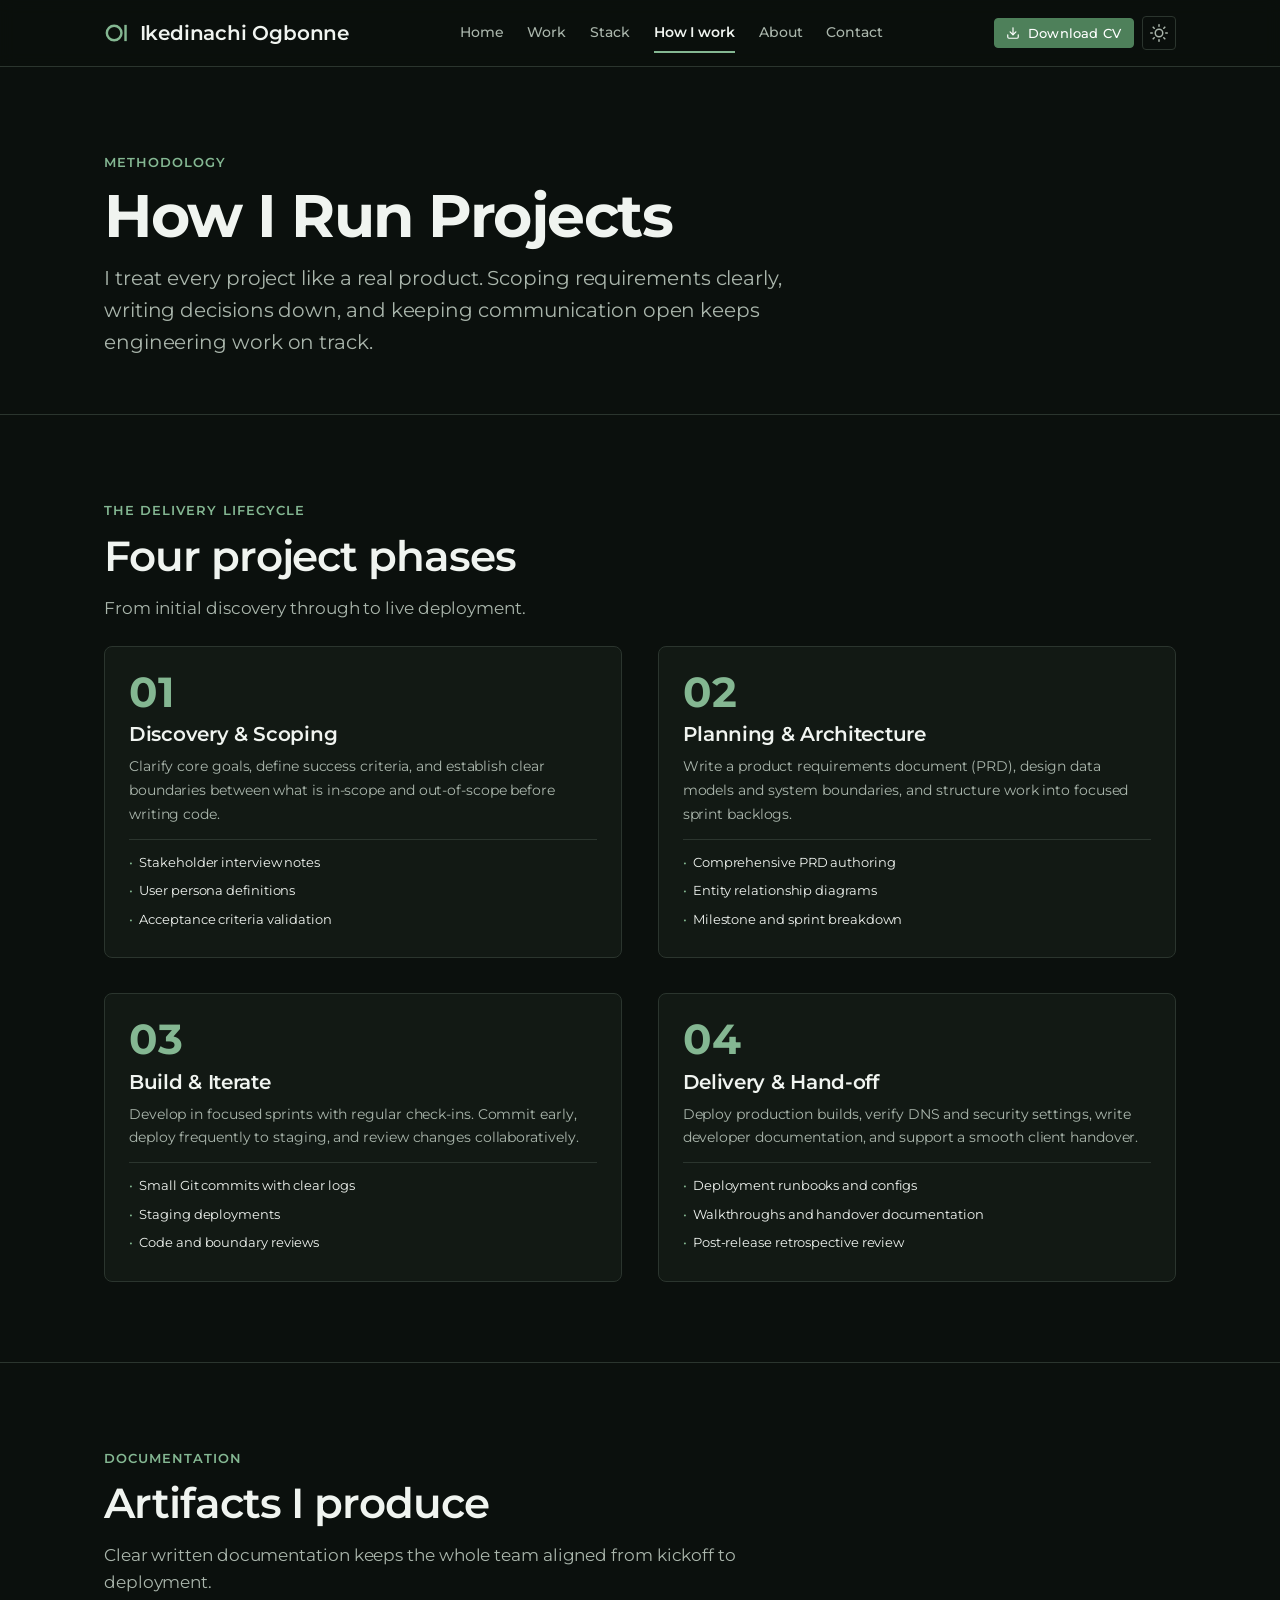
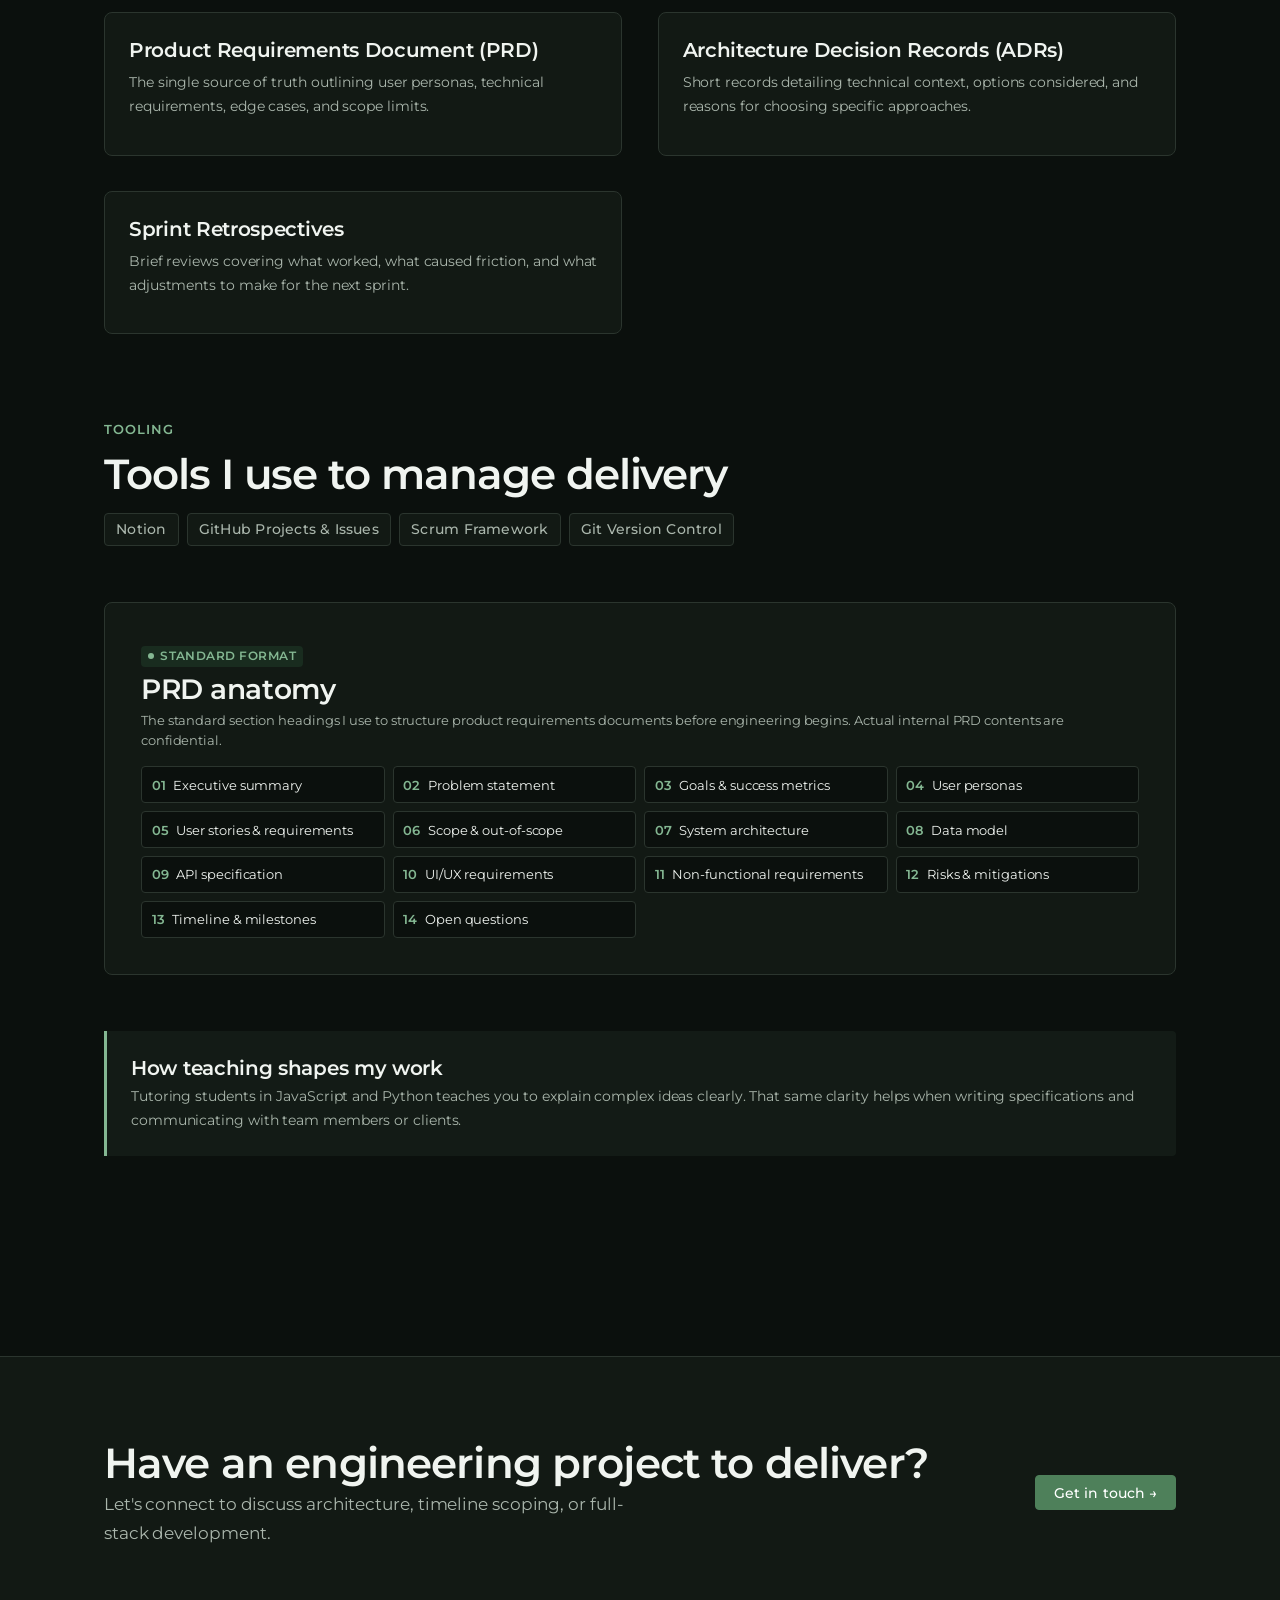
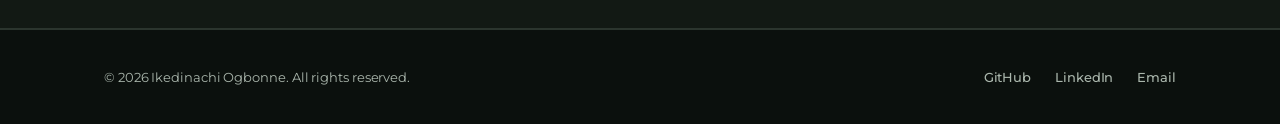
<file: how-i-work.html>
<!DOCTYPE html>
<html lang="en">
<head>
  <meta charset="UTF-8" />
  <meta name="viewport" content="width=device-width, initial-scale=1.0" />
  <title>How I Work | Delivery &amp; Process | Ikedinachi Ogbonne</title>
  <meta name="description" content="Engineering delivery methodology, written artifacts, PRD structure, and project management process by Ikedinachi Ogbonne." />
  <link rel="canonical" href="https://ikedinachi.dev/how-i-work" />

  <!-- Open Graph -->
  <meta property="og:title" content="How I Work | Delivery &amp; Process | Ikedinachi Ogbonne" />
  <meta property="og:description" content="Engineering delivery methodology, written artifacts, PRD structure, and project management process by Ikedinachi Ogbonne." />
  <meta property="og:type" content="website" />
  <meta property="og:url" content="https://ikedinachi.dev/how-i-work" />

  <!-- Twitter -->
  <meta name="twitter:card" content="summary_large_image" />
  <meta name="twitter:title" content="How I Work | Delivery &amp; Process | Ikedinachi Ogbonne" />
  <meta name="twitter:description" content="Engineering delivery methodology, written artifacts, PRD structure, and project management process by Ikedinachi Ogbonne." />

  <!-- Favicons -->
  <link rel="icon" href="/assets/brand/favicon.svg" type="image/svg+xml" />
  <link rel="icon" href="/assets/brand/favicon-32.png" sizes="32x32" type="image/png" />
  <link rel="apple-touch-icon" href="/assets/brand/apple-touch-icon.png" />

  <!-- Google Fonts: Montserrat -->
  <link rel="preconnect" href="https://fonts.googleapis.com" />
  <link rel="preconnect" href="https://fonts.gstatic.com" crossorigin />
  <link rel="stylesheet" href="https://fonts.googleapis.com/css2?family=Montserrat:wght@400;500;600;700;800&amp;display=swap" />

  <!-- Single shared stylesheet -->
  <link rel="stylesheet" href="/assets/css/styles.css" />
</head>
<body>
  <!-- Navigation progress bar -->
  <div class="nav-progress" id="nav-progress" aria-hidden="true"></div>

  <!-- First-visit session loader -->
  <div class="site-loader" id="site-loader" aria-hidden="true">
    <svg class="site-loader__mark" xmlns="http://www.w3.org/2000/svg" viewBox="0 0 64 64" role="img" aria-label="Ikedinachi Ogbonne monogram">
      <circle cx="25" cy="32" r="18" fill="none" stroke="currentColor" stroke-width="6"/>
      <rect x="50" y="12" width="6" height="40" fill="currentColor"/>
    </svg>
    <span class="site-loader__name">Ikedinachi Ogbonne</span>
  </div>

  <!-- Skip link -->
  <a href="#main-content" class="skip-link">Skip to main content</a>

  <!-- Header & Navigation -->
  <header class="site-header">
    <div class="container site-header__inner">
      <a href="/" class="site-logo" aria-label="Ikedinachi Ogbonne, Home">
        <svg class="logo-mark" xmlns="http://www.w3.org/2000/svg" viewBox="0 0 64 64" role="img" aria-hidden="true">
          <circle cx="25" cy="32" r="18" fill="none" stroke="currentColor" stroke-width="6"/>
          <rect x="50" y="12" width="6" height="40" fill="currentColor"/>
        </svg>
        <span class="site-logo__wordmark">
          <span class="site-logo__name--full">Ikedinachi Ogbonne</span>
          <span class="site-logo__name--short" aria-hidden="true">IO</span>
        </span>
      </a>

      <nav class="site-nav" aria-label="Primary navigation">
        <div class="site-nav__links">
          <a href="/" class="site-nav__link">Home</a>
          <a href="/work" class="site-nav__link">Work</a>
          <a href="/stack" class="site-nav__link">Stack</a>
          <a href="/how-i-work" class="site-nav__link" aria-current="page">How I work</a>
          <a href="/about" class="site-nav__link">About</a>
          <a href="/contact" class="site-nav__link">Contact</a>
        </div>
      </nav>

      <div class="site-header__actions">
        <a href="/assets/Ogbonne-Ikedinachi-CV.pdf" class="btn btn--primary btn--small" target="_blank" rel="noopener noreferrer">
          <svg viewBox="0 0 24 24" fill="none" stroke="currentColor" stroke-width="2" stroke-linecap="round" stroke-linejoin="round" aria-hidden="true"><path d="M21 15v4a2 2 0 0 1-2 2H5a2 2 0 0 1-2-2v-4"/><polyline points="7 10 12 15 17 10"/><line x1="12" y1="15" x2="12" y2="3"/></svg>
          Download CV
        </a>

        <button type="button" class="theme-toggle" id="theme-toggle" aria-label="Switch to dark theme">
          <svg class="theme-toggle__moon" viewBox="0 0 24 24" fill="none" stroke="currentColor" stroke-width="2" stroke-linecap="round" stroke-linejoin="round" aria-hidden="true"><path d="M21 12.79A9 9 0 1 1 11.21 3 7 7 0 0 0 21 12.79z"/></svg>
          <svg class="theme-toggle__sun" viewBox="0 0 24 24" fill="none" stroke="currentColor" stroke-width="2" stroke-linecap="round" stroke-linejoin="round" aria-hidden="true"><circle cx="12" cy="12" r="5"/><line x1="12" y1="1" x2="12" y2="3"/><line x1="12" y1="21" x2="12" y2="23"/><line x1="4.22" y1="4.22" x2="5.64" y2="5.64"/><line x1="18.36" y1="18.36" x2="19.78" y2="19.78"/><line x1="1" y1="12" x2="3" y2="12"/><line x1="21" y1="12" x2="23" y2="12"/><line x1="4.22" y1="19.78" x2="5.64" y2="18.36"/><line x1="18.36" y1="5.64" x2="19.78" y2="4.22"/></svg>
        </button>

        <button type="button" class="mobile-menu-toggle" id="mobile-menu-open" aria-label="Open menu" aria-expanded="false" aria-controls="mobile-nav">
          <svg viewBox="0 0 24 24" fill="none" stroke="currentColor" stroke-width="2" stroke-linecap="round" aria-hidden="true"><line x1="3" y1="6" x2="21" y2="6"/><line x1="3" y1="12" x2="21" y2="12"/><line x1="3" y1="18" x2="21" y2="18"/></svg>
        </button>
      </div>
    </div>
  </header>

  <!-- Mobile nav overlay -->
  <div class="mobile-nav" id="mobile-nav" aria-hidden="true" role="dialog" aria-label="Navigation menu">
    <div class="mobile-nav__header">
      <span class="site-logo">
        <svg class="logo-mark" xmlns="http://www.w3.org/2000/svg" viewBox="0 0 64 64" role="img" aria-hidden="true">
          <circle cx="25" cy="32" r="18" fill="none" stroke="currentColor" stroke-width="6"/>
          <rect x="50" y="12" width="6" height="40" fill="currentColor"/>
        </svg>
        <span class="site-logo__wordmark">
          <span class="site-logo__name--full">Ikedinachi Ogbonne</span>
          <span class="site-logo__name--short" aria-hidden="true">IO</span>
        </span>
      </span>
      <button type="button" class="mobile-menu-close" id="mobile-menu-close" aria-label="Close menu">
        <svg viewBox="0 0 24 24" fill="none" stroke="currentColor" stroke-width="2" stroke-linecap="round" aria-hidden="true"><line x1="18" y1="6" x2="6" y2="18"/><line x1="6" y1="6" x2="18" y2="18"/></svg>
      </button>
    </div>
    <div class="mobile-nav__items">
      <a href="/" class="mobile-nav__link">Home</a>
      <a href="/work" class="mobile-nav__link">Work</a>
      <a href="/stack" class="mobile-nav__link">Stack</a>
      <a href="/how-i-work" class="mobile-nav__link" aria-current="page">How I work</a>
      <a href="/about" class="mobile-nav__link">About</a>
      <a href="/contact" class="mobile-nav__link">Contact</a>
      <a href="/assets/Ogbonne-Ikedinachi-CV.pdf" class="btn btn--primary" style="margin-top: var(--space-md);" target="_blank" rel="noopener noreferrer">Download CV</a>
    </div>
  </div>

  <!-- Main Content -->
  <main id="main-content">
    <div class="page-header">
      <div class="container">
        <span class="page-header__label">Methodology</span>
        <h1 class="page-header__title">How I Run Projects</h1>
        <p class="page-header__intro">I treat every project like a real product. Scoping requirements clearly, writing decisions down, and keeping communication open keeps engineering work on track.</p>
      </div>
    </div>

    <!-- Section 1: 4-Phase Delivery Process -->
    <section class="section">
      <div class="container">
        <div class="section__header">
          <span class="page-header__label">The Delivery Lifecycle</span>
          <h2 class="page-header__title" style="font-size: var(--text-2xl);">Four project phases</h2>
          <p class="page-header__intro" style="font-size: var(--text-base);">From initial discovery through to live deployment.</p>
        </div>

        <div class="process-grid">
          <!-- Phase 1 -->
          <article class="process-card reveal">
            <div class="process-card__number">01</div>
            <h3 class="process-card__title">Discovery &amp; Scoping</h3>
            <p class="process-card__text">Clarify core goals, define success criteria, and establish clear boundaries between what is in-scope and out-of-scope before writing code.</p>
            <ul class="process-card__list">
              <li>Stakeholder interview notes</li>
              <li>User persona definitions</li>
              <li>Acceptance criteria validation</li>
            </ul>
          </article>

          <!-- Phase 2 -->
          <article class="process-card reveal">
            <div class="process-card__number">02</div>
            <h3 class="process-card__title">Planning &amp; Architecture</h3>
            <p class="process-card__text">Write a product requirements document (PRD), design data models and system boundaries, and structure work into focused sprint backlogs.</p>
            <ul class="process-card__list">
              <li>Comprehensive PRD authoring</li>
              <li>Entity relationship diagrams</li>
              <li>Milestone and sprint breakdown</li>
            </ul>
          </article>

          <!-- Phase 3 -->
          <article class="process-card reveal">
            <div class="process-card__number">03</div>
            <h3 class="process-card__title">Build &amp; Iterate</h3>
            <p class="process-card__text">Develop in focused sprints with regular check-ins. Commit early, deploy frequently to staging, and review changes collaboratively.</p>
            <ul class="process-card__list">
              <li>Small Git commits with clear logs</li>
              <li>Staging deployments</li>
              <li>Code and boundary reviews</li>
            </ul>
          </article>

          <!-- Phase 4 -->
          <article class="process-card reveal">
            <div class="process-card__number">04</div>
            <h3 class="process-card__title">Delivery &amp; Hand-off</h3>
            <p class="process-card__text">Deploy production builds, verify DNS and security settings, write developer documentation, and support a smooth client handover.</p>
            <ul class="process-card__list">
              <li>Deployment runbooks and configs</li>
              <li>Walkthroughs and handover documentation</li>
              <li>Post-release retrospective review</li>
            </ul>
          </article>
        </div>
      </div>
    </section>

    <!-- Section 2: Artifacts & PM Tooling -->
    <section class="section">
      <div class="container">
        <div class="grid-12">
          <!-- Artifacts Produced -->
          <div style="grid-column: span 12;" class="reveal">
            <div class="section__header">
              <span class="page-header__label">Documentation</span>
              <h2 class="page-header__title" style="font-size: var(--text-2xl);">Artifacts I produce</h2>
              <p class="page-header__intro" style="font-size: var(--text-base);">Clear written documentation keeps the whole team aligned from kickoff to deployment.</p>
            </div>

            <div class="process-grid" style="margin-top: var(--space-md);">
              <div class="process-card">
                <h3 class="process-card__title">Product Requirements Document (PRD)</h3>
                <p class="process-card__text">The single source of truth outlining user personas, technical requirements, edge cases, and scope limits.</p>
              </div>

              <div class="process-card">
                <h3 class="process-card__title">Architecture Decision Records (ADRs)</h3>
                <p class="process-card__text">Short records detailing technical context, options considered, and reasons for choosing specific approaches.</p>
              </div>

              <div class="process-card">
                <h3 class="process-card__title">Sprint Retrospectives</h3>
                <p class="process-card__text">Brief reviews covering what worked, what caused friction, and what adjustments to make for the next sprint.</p>
              </div>
            </div>
          </div>
        </div>

        <!-- Tools Used -->
        <div class="reveal" style="margin-top: var(--space-3xl);">
          <span class="page-header__label">Tooling</span>
          <h2 class="page-header__title" style="font-size: var(--text-2xl); margin-bottom: var(--space-sm);">Tools I use to manage delivery</h2>
          <div style="display: flex; flex-wrap: wrap; gap: 0.5rem; margin-top: var(--space-sm);">
            <span class="tag" style="font-size: var(--text-sm); padding: 0.4em 0.8em;">Notion</span>
            <span class="tag" style="font-size: var(--text-sm); padding: 0.4em 0.8em;">GitHub Projects &amp; Issues</span>
            <span class="tag" style="font-size: var(--text-sm); padding: 0.4em 0.8em;">Scrum Framework</span>
            <span class="tag" style="font-size: var(--text-sm); padding: 0.4em 0.8em;">Git Version Control</span>
          </div>
        </div>

        <!-- PRD Anatomy Visual -->
        <article class="prd-anatomy reveal">
          <header class="prd-anatomy__header">
            <span class="badge badge--published" style="margin-bottom: var(--space-2xs);">Standard Format</span>
            <h3 class="prd-anatomy__title">PRD anatomy</h3>
            <p class="prd-anatomy__note">The standard section headings I use to structure product requirements documents before engineering begins. Actual internal PRD contents are confidential.</p>
          </header>

          <div class="prd-anatomy__grid">
            <div class="prd-item"><span class="prd-item__num">01</span><span>Executive summary</span></div>
            <div class="prd-item"><span class="prd-item__num">02</span><span>Problem statement</span></div>
            <div class="prd-item"><span class="prd-item__num">03</span><span>Goals &amp; success metrics</span></div>
            <div class="prd-item"><span class="prd-item__num">04</span><span>User personas</span></div>
            <div class="prd-item"><span class="prd-item__num">05</span><span>User stories &amp; requirements</span></div>
            <div class="prd-item"><span class="prd-item__num">06</span><span>Scope &amp; out-of-scope</span></div>
            <div class="prd-item"><span class="prd-item__num">07</span><span>System architecture</span></div>
            <div class="prd-item"><span class="prd-item__num">08</span><span>Data model</span></div>
            <div class="prd-item"><span class="prd-item__num">09</span><span>API specification</span></div>
            <div class="prd-item"><span class="prd-item__num">10</span><span>UI/UX requirements</span></div>
            <div class="prd-item"><span class="prd-item__num">11</span><span>Non-functional requirements</span></div>
            <div class="prd-item"><span class="prd-item__num">12</span><span>Risks &amp; mitigations</span></div>
            <div class="prd-item"><span class="prd-item__num">13</span><span>Timeline &amp; milestones</span></div>
            <div class="prd-item"><span class="prd-item__num">14</span><span>Open questions</span></div>
          </div>
        </article>

        <!-- Teaching Note -->
        <div class="teaching-note reveal">
          <h3 class="teaching-note__title">How teaching shapes my work</h3>
          <p class="teaching-note__text">
            Tutoring students in JavaScript and Python teaches you to explain complex ideas clearly. That same clarity helps when writing specifications and communicating with team members or clients.
          </p>
        </div>
      </div>
    </section>

    <!-- Closing Call To Action Band -->
    <section class="cta-band">
      <div class="container cta-band__inner">
        <div>
          <h2 class="cta-band__title">Have an engineering project to deliver?</h2>
          <p class="cta-band__desc">Let's connect to discuss architecture, timeline scoping, or full-stack development.</p>
        </div>
        <a href="/contact" class="btn btn--primary">Get in touch &rarr;</a>
      </div>
    </section>
  </main>

  <!-- Footer -->
  <footer class="site-footer">
    <div class="container site-footer__inner">
      <p class="site-footer__copyright">&copy; 2026 Ikedinachi Ogbonne. All rights reserved.</p>
      <div class="site-footer__links">
        <a href="https://github.com/Ikedi-21" class="site-footer__link" target="_blank" rel="noopener noreferrer">GitHub</a>
        <a href="https://www.linkedin.com/in/ikedinachi-ogbonne-81129539b" class="site-footer__link" target="_blank" rel="noopener noreferrer">LinkedIn</a>
        <a href="mailto:ikedinachiogbonne@gmail.com" class="site-footer__link">Email</a>
      </div>
    </div>
  </footer>

  <!-- Single shared script -->
  <script src="/assets/js/main.js"></script>
</body>
</html>
</file>
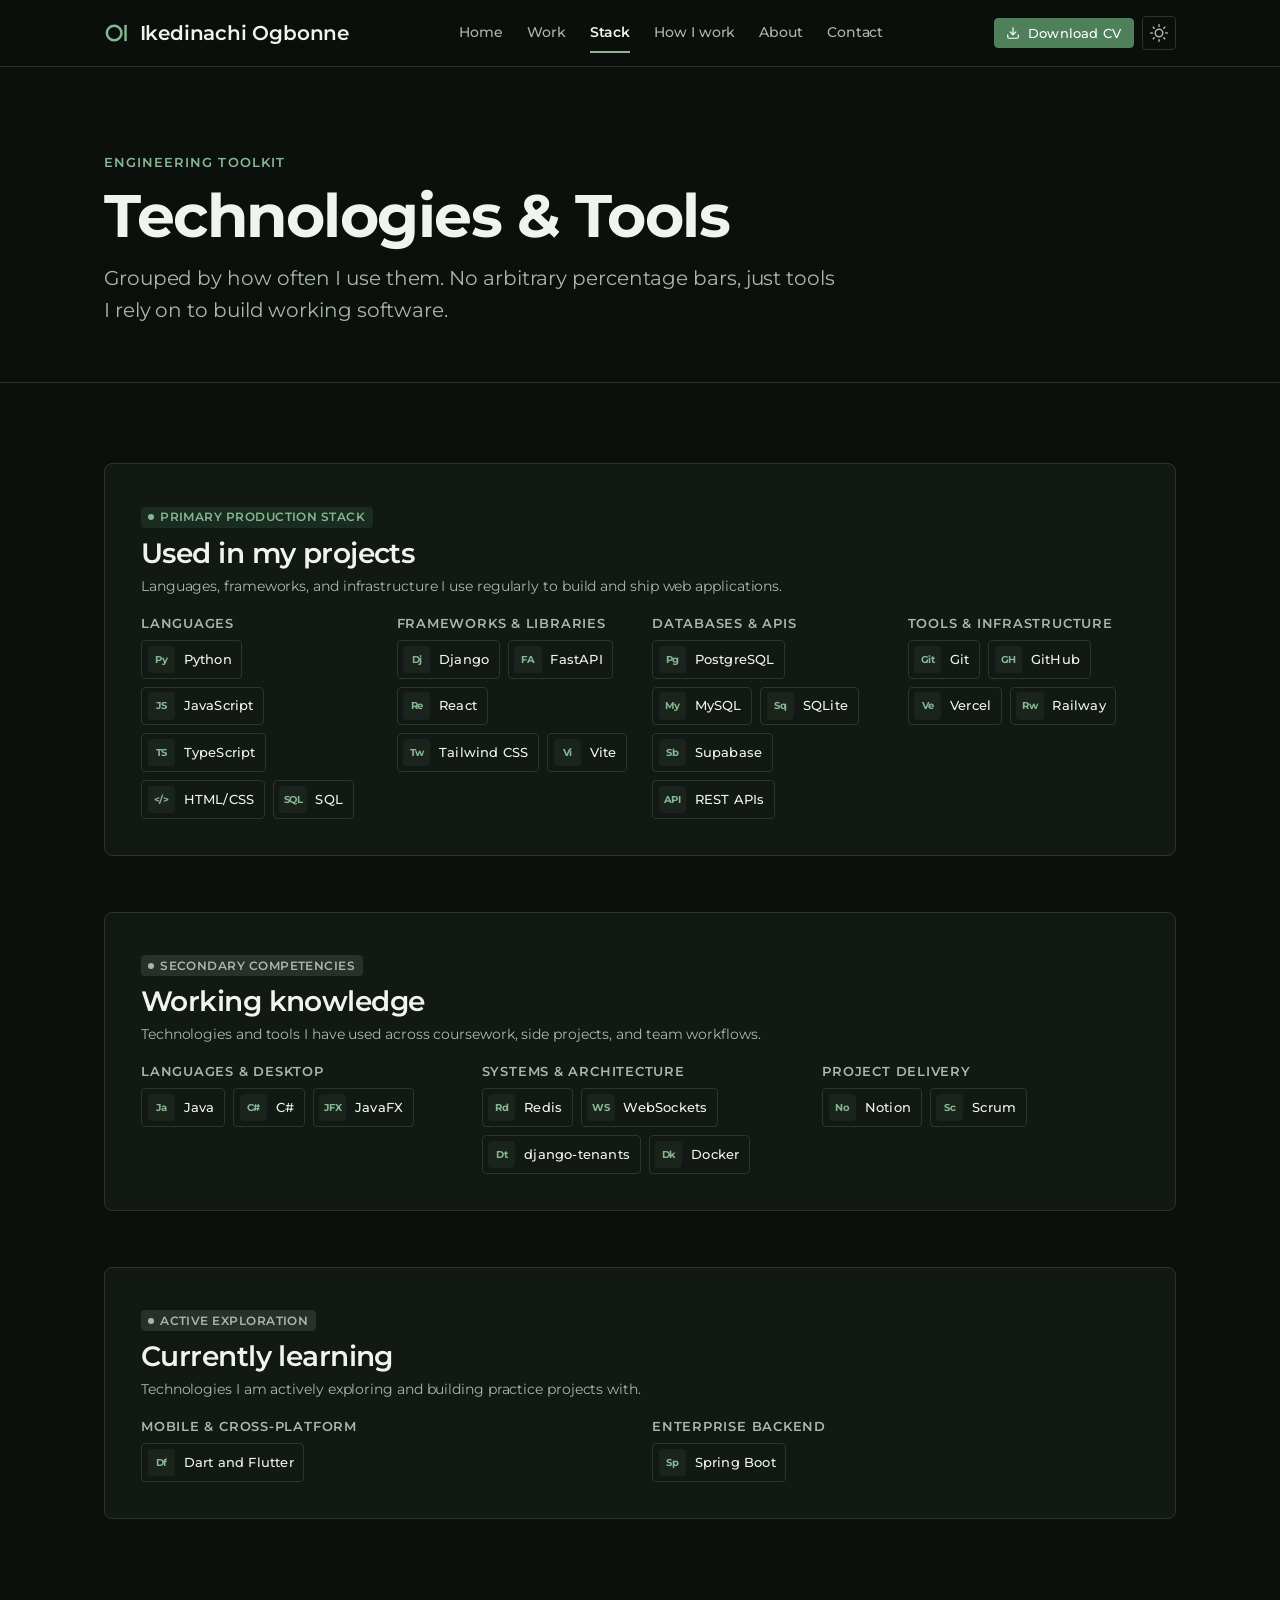
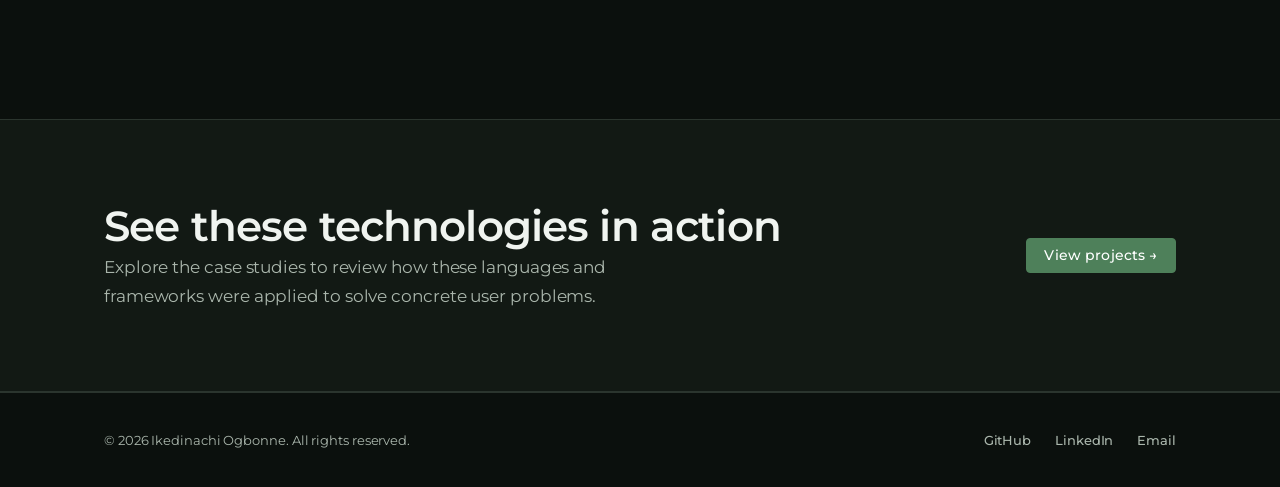
<file: stack.html>
<!doctype html>
<html lang="en">
  <head>
    <meta charset="UTF-8" />
    <meta name="viewport" content="width=device-width, initial-scale=1.0" />
    <title>Stack | Technologies &amp; Tools | Ikedinachi Ogbonne</title>
    <meta
      name="description"
      content="Technical stack, languages, frameworks, and tooling utilised by software developer Ikedinachi Ogbonne."
    />
    <link rel="canonical" href="https://ikedinachi.dev/stack" />

    <!-- Open Graph -->
    <meta
      property="og:title"
      content="Stack | Technologies &amp; Tools | Ikedinachi Ogbonne"
    />
    <meta
      property="og:description"
      content="Technical stack, languages, frameworks, and tooling utilised by software developer Ikedinachi Ogbonne."
    />
    <meta property="og:type" content="website" />
    <meta property="og:url" content="https://ikedinachi.dev/stack" />

    <!-- Twitter -->
    <meta name="twitter:card" content="summary_large_image" />
    <meta
      name="twitter:title"
      content="Stack | Technologies &amp; Tools | Ikedinachi Ogbonne"
    />
    <meta
      name="twitter:description"
      content="Technical stack, languages, frameworks, and tooling utilised by software developer Ikedinachi Ogbonne."
    />

    <!-- Favicons -->
    <link rel="icon" href="/assets/brand/favicon.svg" type="image/svg+xml" />
    <link
      rel="icon"
      href="/assets/brand/favicon-32.png"
      sizes="32x32"
      type="image/png"
    />
    <link rel="apple-touch-icon" href="/assets/brand/apple-touch-icon.png" />

    <!-- Google Fonts: Montserrat -->
    <link rel="preconnect" href="https://fonts.googleapis.com" />
    <link rel="preconnect" href="https://fonts.gstatic.com" crossorigin />
    <link rel="stylesheet" href="https://fonts.googleapis.com/css2?family=Montserrat:wght@400;500;600;700;800&amp;display=swap" />

    <!-- Single shared stylesheet -->
    <link rel="stylesheet" href="/assets/css/styles.css" />
  </head>
  <body>
    <!-- Navigation progress bar -->
    <div class="nav-progress" id="nav-progress" aria-hidden="true"></div>

    <!-- First-visit session loader -->
    <div class="site-loader" id="site-loader" aria-hidden="true">
      <svg
        class="site-loader__mark"
        xmlns="http://www.w3.org/2000/svg"
        viewBox="0 0 64 64"
        role="img"
        aria-label="Ikedinachi Ogbonne monogram"
      >
        <circle
          cx="25"
          cy="32"
          r="18"
          fill="none"
          stroke="currentColor"
          stroke-width="6"
        />
        <rect x="50" y="12" width="6" height="40" fill="currentColor" />
      </svg>
      <span class="site-loader__name">Ikedinachi Ogbonne</span>
    </div>

    <!-- Skip link -->
    <a href="#main-content" class="skip-link">Skip to main content</a>

    <!-- Header & Navigation -->
    <header class="site-header">
      <div class="container site-header__inner">
        <a href="/" class="site-logo" aria-label="Ikedinachi Ogbonne, Home">
          <svg
            class="logo-mark"
            xmlns="http://www.w3.org/2000/svg"
            viewBox="0 0 64 64"
            role="img"
            aria-hidden="true"
          >
            <circle
              cx="25"
              cy="32"
              r="18"
              fill="none"
              stroke="currentColor"
              stroke-width="6"
            />
            <rect x="50" y="12" width="6" height="40" fill="currentColor" />
          </svg>
          <span class="site-logo__wordmark">
            <span class="site-logo__name--full">Ikedinachi Ogbonne</span>
            <span class="site-logo__name--short" aria-hidden="true">IO</span>
          </span>
        </a>

        <nav class="site-nav" aria-label="Primary navigation">
          <div class="site-nav__links">
            <a href="/" class="site-nav__link">Home</a>
            <a href="/work" class="site-nav__link">Work</a>
            <a href="/stack" class="site-nav__link" aria-current="page"
              >Stack</a
            >
            <a href="/how-i-work" class="site-nav__link">How I work</a>
            <a href="/about" class="site-nav__link">About</a>
            <a href="/contact" class="site-nav__link">Contact</a>
          </div>
        </nav>

        <div class="site-header__actions">
          <a
            href="/assets/Ogbonne-Ikedinachi-CV.pdf"
            class="btn btn--primary btn--small"
            target="_blank"
            rel="noopener noreferrer"
          >
            <svg
              viewBox="0 0 24 24"
              fill="none"
              stroke="currentColor"
              stroke-width="2"
              stroke-linecap="round"
              stroke-linejoin="round"
              aria-hidden="true"
            >
              <path d="M21 15v4a2 2 0 0 1-2 2H5a2 2 0 0 1-2-2v-4" />
              <polyline points="7 10 12 15 17 10" />
              <line x1="12" y1="15" x2="12" y2="3" />
            </svg>
            Download CV
          </a>

          <button
            type="button"
            class="theme-toggle"
            id="theme-toggle"
            aria-label="Switch to dark theme"
          >
            <svg
              class="theme-toggle__moon"
              viewBox="0 0 24 24"
              fill="none"
              stroke="currentColor"
              stroke-width="2"
              stroke-linecap="round"
              stroke-linejoin="round"
              aria-hidden="true"
            >
              <path d="M21 12.79A9 9 0 1 1 11.21 3 7 7 0 0 0 21 12.79z" />
            </svg>
            <svg
              class="theme-toggle__sun"
              viewBox="0 0 24 24"
              fill="none"
              stroke="currentColor"
              stroke-width="2"
              stroke-linecap="round"
              stroke-linejoin="round"
              aria-hidden="true"
            >
              <circle cx="12" cy="12" r="5" />
              <line x1="12" y1="1" x2="12" y2="3" />
              <line x1="12" y1="21" x2="12" y2="23" />
              <line x1="4.22" y1="4.22" x2="5.64" y2="5.64" />
              <line x1="18.36" y1="18.36" x2="19.78" y2="19.78" />
              <line x1="1" y1="12" x2="3" y2="12" />
              <line x1="21" y1="12" x2="23" y2="12" />
              <line x1="4.22" y1="19.78" x2="5.64" y2="18.36" />
              <line x1="18.36" y1="5.64" x2="19.78" y2="4.22" />
            </svg>
          </button>

          <button
            type="button"
            class="mobile-menu-toggle"
            id="mobile-menu-open"
            aria-label="Open menu"
            aria-expanded="false"
            aria-controls="mobile-nav"
          >
            <svg
              viewBox="0 0 24 24"
              fill="none"
              stroke="currentColor"
              stroke-width="2"
              stroke-linecap="round"
              aria-hidden="true"
            >
              <line x1="3" y1="6" x2="21" y2="6" />
              <line x1="3" y1="12" x2="21" y2="12" />
              <line x1="3" y1="18" x2="21" y2="18" />
            </svg>
          </button>
        </div>
      </div>
    </header>

    <!-- Mobile nav overlay -->
    <div
      class="mobile-nav"
      id="mobile-nav"
      aria-hidden="true"
      role="dialog"
      aria-label="Navigation menu"
    >
      <div class="mobile-nav__header">
        <span class="site-logo">
          <svg
            class="logo-mark"
            xmlns="http://www.w3.org/2000/svg"
            viewBox="0 0 64 64"
            role="img"
            aria-hidden="true"
          >
            <circle
              cx="25"
              cy="32"
              r="18"
              fill="none"
              stroke="currentColor"
              stroke-width="6"
            />
            <rect x="50" y="12" width="6" height="40" fill="currentColor" />
          </svg>
          <span class="site-logo__wordmark">
            <span class="site-logo__name--full">Ikedinachi Ogbonne</span>
            <span class="site-logo__name--short" aria-hidden="true">IO</span>
          </span>
        </span>
        <button
          type="button"
          class="mobile-menu-close"
          id="mobile-menu-close"
          aria-label="Close menu"
        >
          <svg
            viewBox="0 0 24 24"
            fill="none"
            stroke="currentColor"
            stroke-width="2"
            stroke-linecap="round"
            aria-hidden="true"
          >
            <line x1="18" y1="6" x2="6" y2="18" />
            <line x1="6" y1="6" x2="18" y2="18" />
          </svg>
        </button>
      </div>
      <div class="mobile-nav__items">
        <a href="/" class="mobile-nav__link">Home</a>
        <a href="/work" class="mobile-nav__link">Work</a>
        <a href="/stack" class="mobile-nav__link" aria-current="page">Stack</a>
        <a href="/how-i-work" class="mobile-nav__link">How I work</a>
        <a href="/about" class="mobile-nav__link">About</a>
        <a href="/contact" class="mobile-nav__link">Contact</a>
        <a
          href="/assets/Ogbonne-Ikedinachi-CV.pdf"
          class="btn btn--primary"
          style="margin-top: var(--space-md)"
          target="_blank"
          rel="noopener noreferrer"
          >Download CV</a
        >
      </div>
    </div>

    <!-- Main Content -->
    <main id="main-content">
      <div class="page-header">
        <div class="container">
          <span class="page-header__label">Engineering Toolkit</span>
          <h1 class="page-header__title">Technologies &amp; Tools</h1>
          <p class="page-header__intro">
            Grouped by how often I use them. No arbitrary percentage bars, just
            tools I rely on to build working software.
          </p>
        </div>
      </div>

      <section class="section">
        <div class="container">
          <div class="stack-tiers">
            <!-- Tier 1: Used in my projects -->
            <article class="stack-tier reveal">
              <header class="stack-tier__header">
                <span
                  class="badge badge--published"
                  style="margin-bottom: var(--space-xs)"
                  >Primary Production Stack</span
                >
                <h2 class="stack-tier__title">Used in my projects</h2>
                <p class="stack-tier__desc">
                  Languages, frameworks, and infrastructure I use regularly to
                  build and ship web applications.
                </p>
              </header>

              <div class="stack-tier__groups">
                <div class="stack-group">
                  <h3 class="stack-group__name">Languages</h3>
                  <div class="stack-group__tags">
                    <span class="tag">Python</span>
                    <span class="tag">JavaScript</span>
                    <span class="tag">TypeScript</span>
                    <span class="tag">HTML/CSS</span>
                    <span class="tag">SQL</span>
                  </div>
                </div>

                <div class="stack-group">
                  <h3 class="stack-group__name">Frameworks &amp; Libraries</h3>
                  <div class="stack-group__tags">
                    <span class="tag">Django</span>
                    <span class="tag">FastAPI</span>
                    <span class="tag">React</span>
                    <span class="tag">Tailwind CSS</span>
                    <span class="tag">Vite</span>
                  </div>
                </div>

                <div class="stack-group">
                  <h3 class="stack-group__name">Databases &amp; APIs</h3>
                  <div class="stack-group__tags">
                    <span class="tag">PostgreSQL</span>
                    <span class="tag">MySQL</span>
                    <span class="tag">SQLite</span>
                    <span class="tag">Supabase</span>
                    <span class="tag">REST APIs</span>
                  </div>
                </div>

                <div class="stack-group">
                  <h3 class="stack-group__name">Tools &amp; Infrastructure</h3>
                  <div class="stack-group__tags">
                    <span class="tag">Git</span>
                    <span class="tag">GitHub</span>
                    <span class="tag">Vercel</span>
                    <span class="tag">Railway</span>
                  </div>
                </div>
              </div>
            </article>

            <!-- Tier 2: Working knowledge -->
            <article class="stack-tier reveal">
              <header class="stack-tier__header">
                <span
                  class="badge badge--unpublished"
                  style="margin-bottom: var(--space-xs)"
                  >Secondary Competencies</span
                >
                <h2 class="stack-tier__title">Working knowledge</h2>
                <p class="stack-tier__desc">
                  Technologies and tools I have used across coursework, side
                  projects, and team workflows.
                </p>
              </header>

              <div class="stack-tier__groups">
                <div class="stack-group">
                  <h3 class="stack-group__name">Languages &amp; Desktop</h3>
                  <div class="stack-group__tags">
                    <span class="tag">Java</span>
                    <span class="tag">C#</span>
                    <span class="tag">JavaFX</span>
                  </div>
                </div>

                <div class="stack-group">
                  <h3 class="stack-group__name">Systems &amp; Architecture</h3>
                  <div class="stack-group__tags">
                    <span class="tag">Redis</span>
                    <span class="tag">WebSockets</span>
                    <span class="tag">django-tenants</span>
                    <span class="tag">Docker</span>
                  </div>
                </div>

                <div class="stack-group">
                  <h3 class="stack-group__name">Project Delivery</h3>
                  <div class="stack-group__tags">
                    <span class="tag">Notion</span>
                    <span class="tag">Scrum</span>
                  </div>
                </div>
              </div>
            </article>

            <!-- Tier 3: Learning -->
            <article class="stack-tier reveal">
              <header class="stack-tier__header">
                <span
                  class="badge badge--unpublished"
                  style="margin-bottom: var(--space-xs)"
                  >Active Exploration</span
                >
                <h2 class="stack-tier__title">Currently learning</h2>
                <p class="stack-tier__desc">
                  Technologies I am actively exploring and building practice
                  projects with.
                </p>
              </header>

              <div class="stack-tier__groups">
                <div class="stack-group">
                  <h3 class="stack-group__name">Mobile &amp; Cross-Platform</h3>
                  <div class="stack-group__tags">
                    <span class="tag">Dart and Flutter</span>
                  </div>
                </div>

                <div class="stack-group">
                  <h3 class="stack-group__name">Enterprise Backend</h3>
                  <div class="stack-group__tags">
                    <span class="tag">Spring Boot</span>
                  </div>
                </div>
              </div>
            </article>
          </div>
        </div>
      </section>

      <!-- Closing Call To Action Band -->
      <section class="cta-band">
        <div class="container cta-band__inner">
          <div>
            <h2 class="cta-band__title">See these technologies in action</h2>
            <p class="cta-band__desc">
              Explore the case studies to review how these languages and
              frameworks were applied to solve concrete user problems.
            </p>
          </div>
          <a href="/work" class="btn btn--primary">View projects &rarr;</a>
        </div>
      </section>
    </main>

    <!-- Footer -->
    <footer class="site-footer">
      <div class="container site-footer__inner">
        <p class="site-footer__copyright">
          &copy; 2026 Ikedinachi Ogbonne. All rights reserved.
        </p>
        <div class="site-footer__links">
          <a
            href="https://github.com/Ikedi-21"
            class="site-footer__link"
            target="_blank"
            rel="noopener noreferrer"
            >GitHub</a
          >
          <a
            href="https://www.linkedin.com/in/ikedinachi-ogbonne-81129539b"
            class="site-footer__link"
            target="_blank"
            rel="noopener noreferrer"
            >LinkedIn</a
          >
          <a href="mailto:ikedinachiogbonne@gmail.com" class="site-footer__link"
            >Email</a
          >
        </div>
      </div>
    </footer>

    <!-- Single shared script -->
    <script src="/assets/js/main.js"></script>
  </body>
</html>
</file>
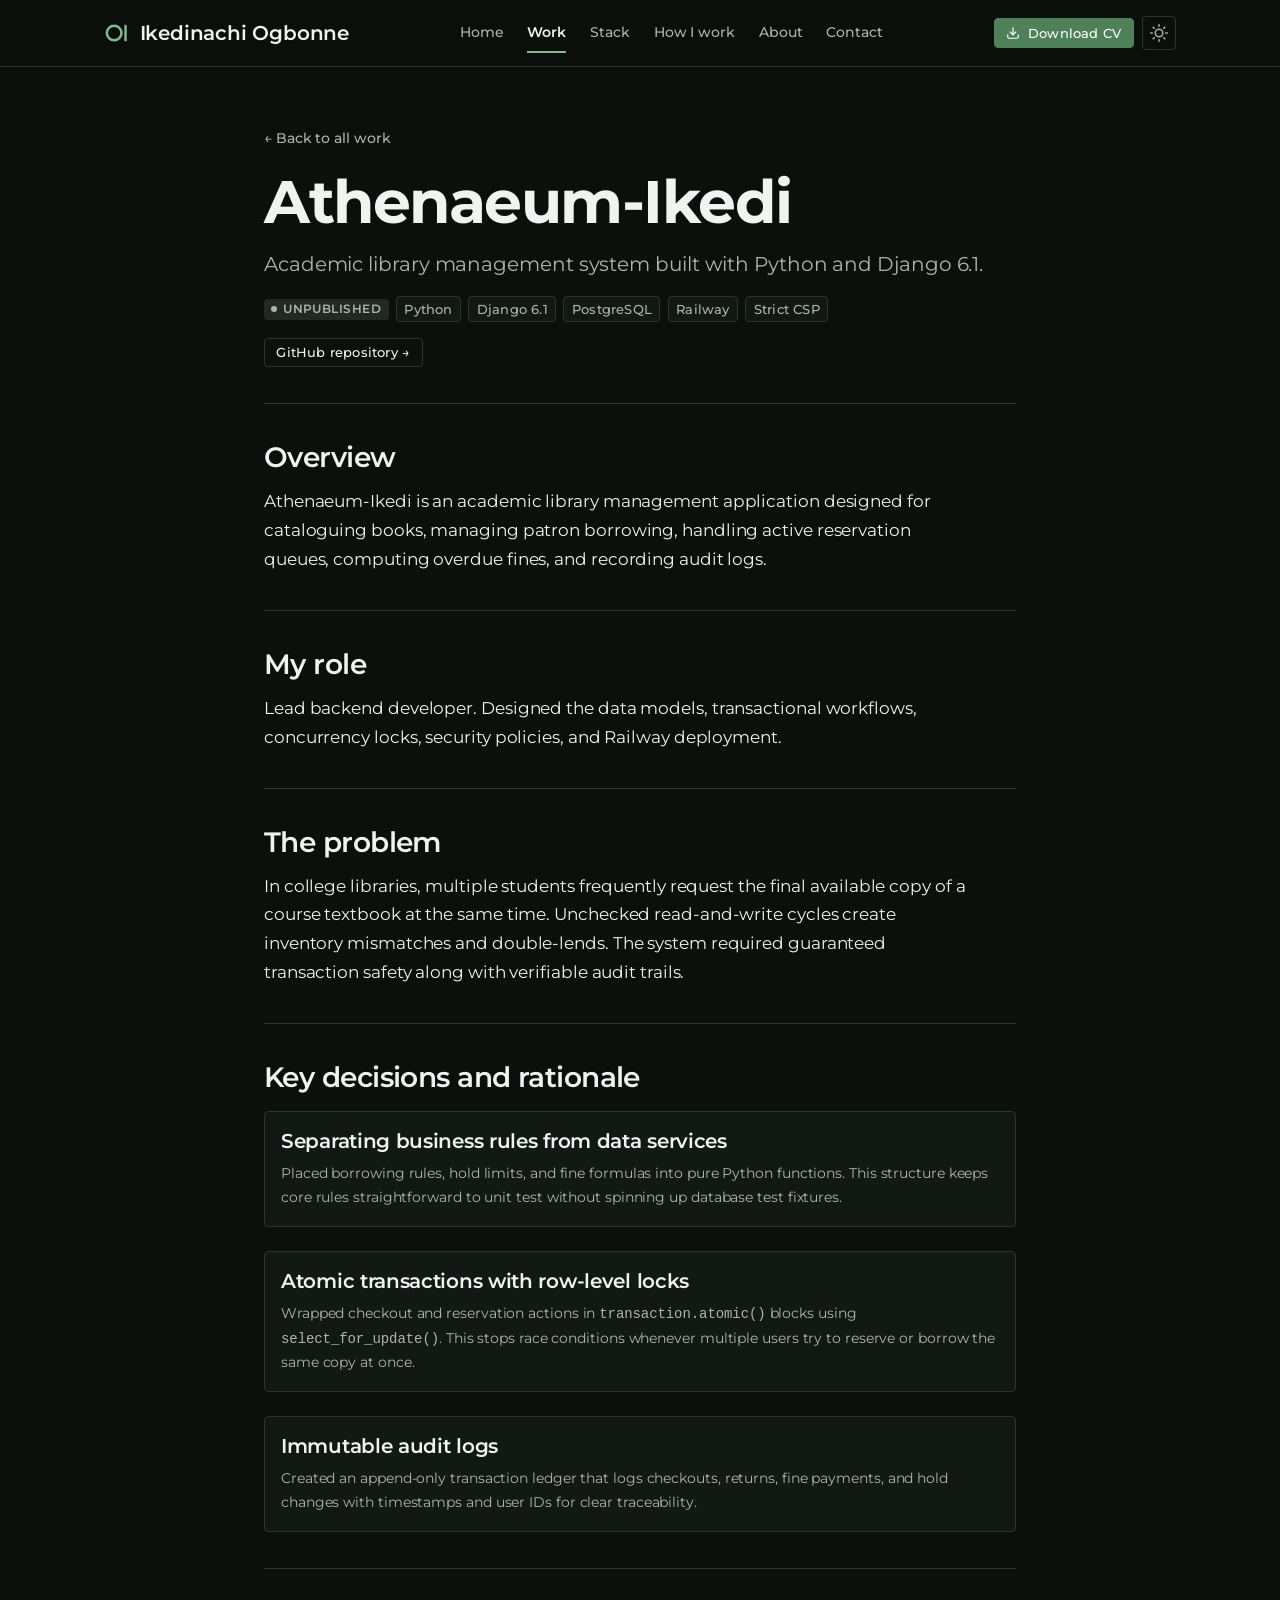
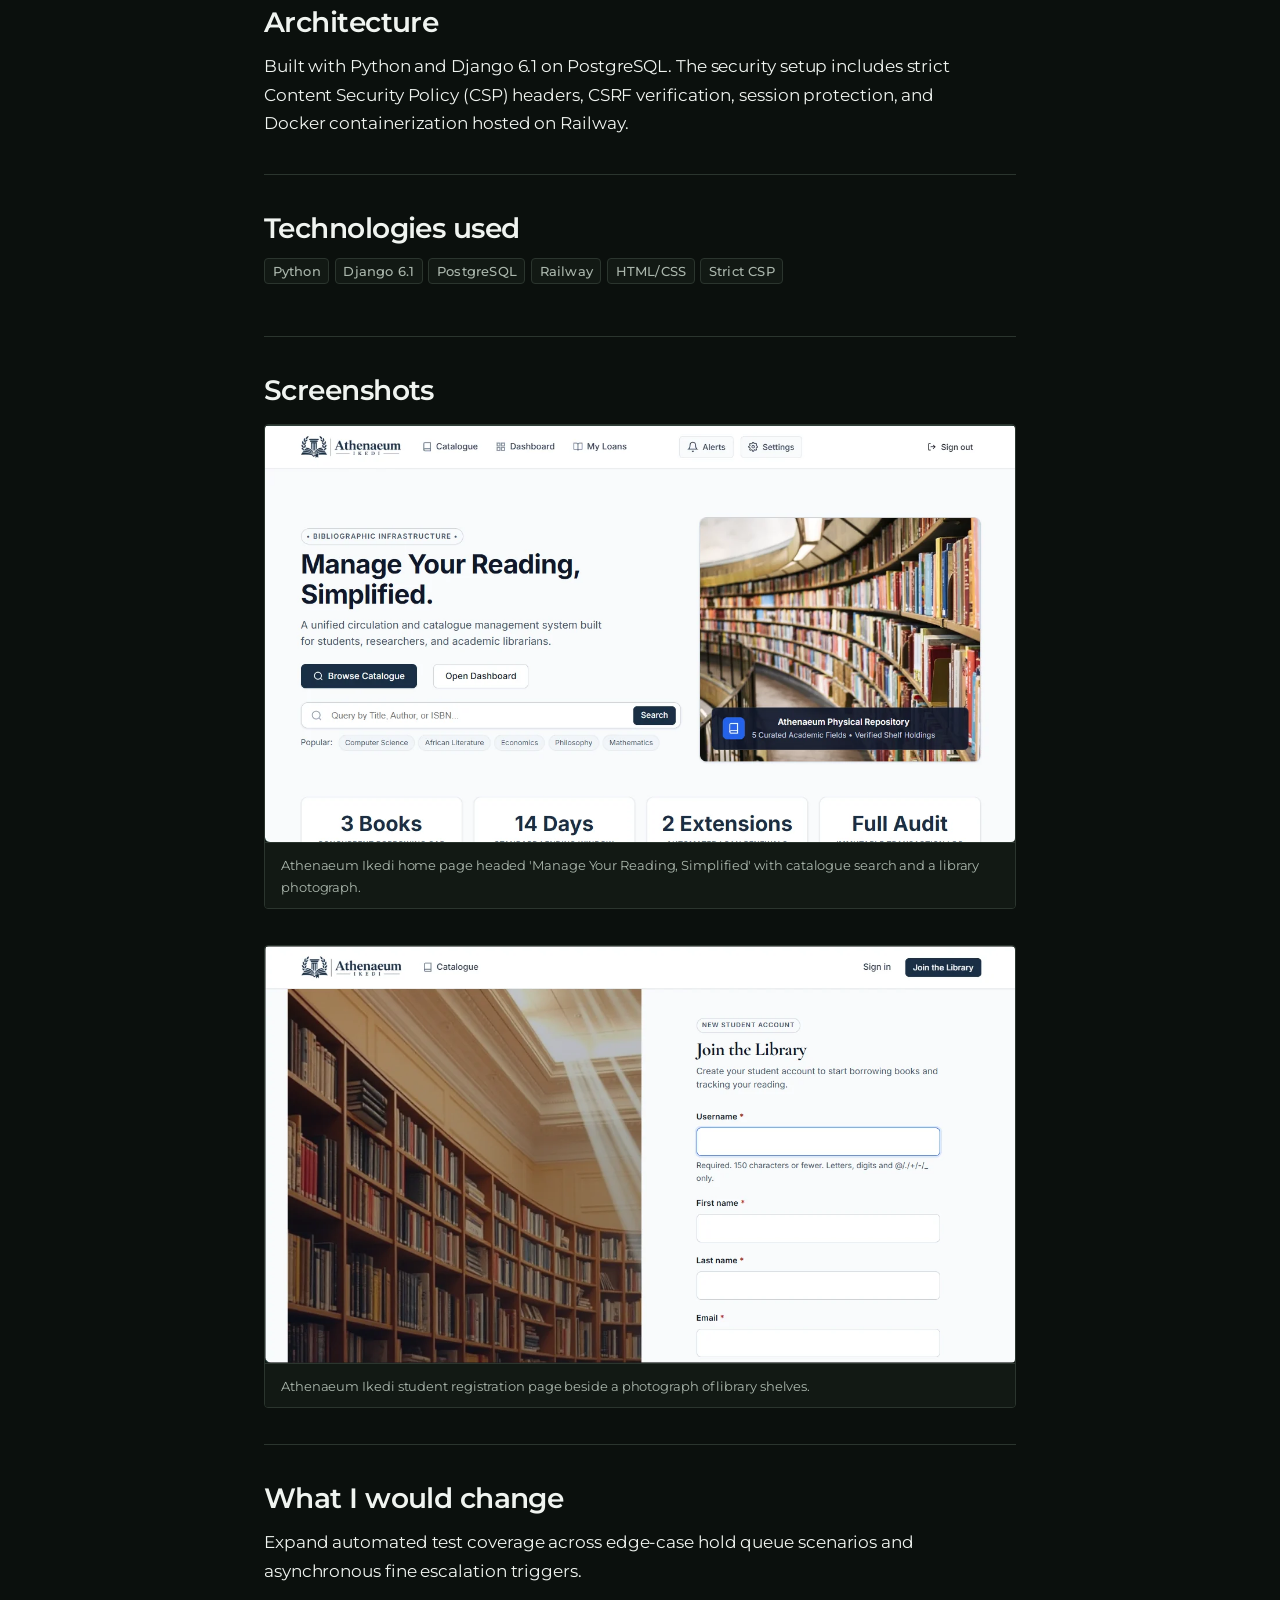
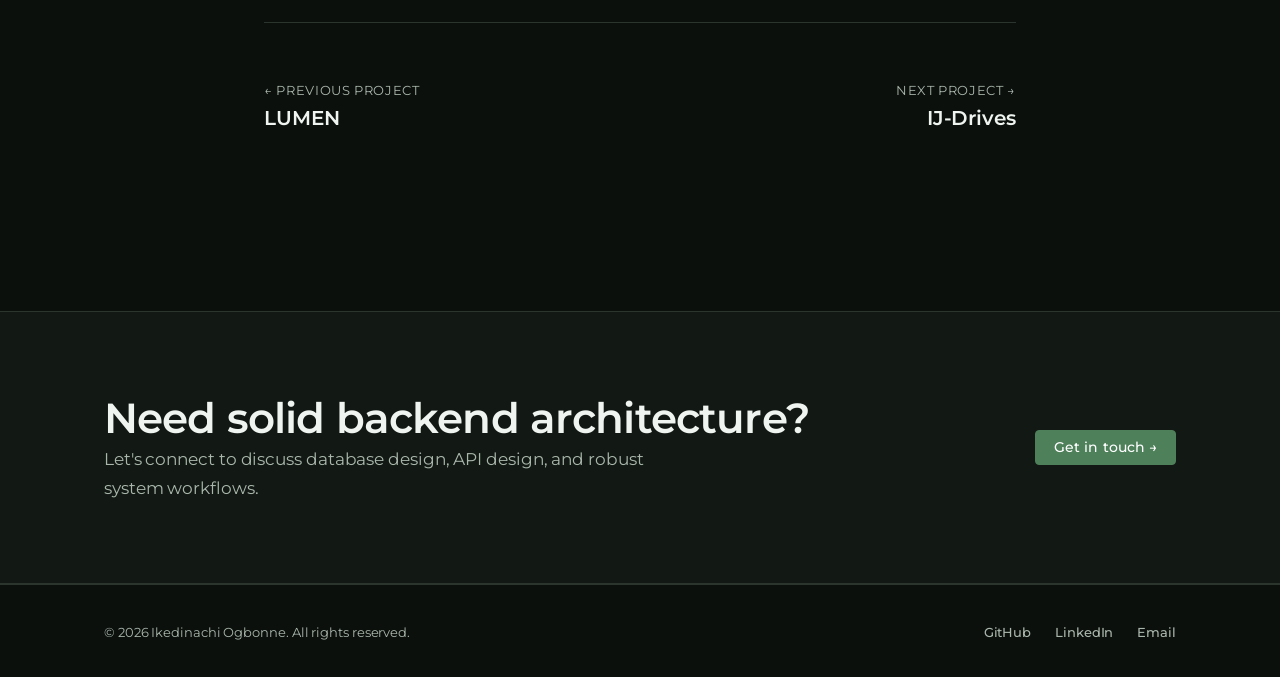
<file: work/athenaeum.html>
<!DOCTYPE html>
<html lang="en">
<head>
  <meta charset="UTF-8" />
  <meta name="viewport" content="width=device-width, initial-scale=1.0" />
  <title>Athenaeum-Ikedi | Case Study | Ikedinachi Ogbonne</title>
  <meta name="description" content="Case study for Athenaeum-Ikedi, an academic library management system built with Python, Django 6.1, and PostgreSQL deployed on Railway." />
  <link rel="canonical" href="https://ikedinachi.dev/work/athenaeum" />

  <!-- Open Graph -->
  <meta property="og:title" content="Athenaeum-Ikedi | Case Study | Ikedinachi Ogbonne" />
  <meta property="og:description" content="Case study for Athenaeum-Ikedi, an academic library management system built with Python and Django 6.1." />
  <meta property="og:type" content="article" />
  <meta property="og:url" content="https://ikedinachi.dev/work/athenaeum" />

  <!-- Twitter -->
  <meta name="twitter:card" content="summary_large_image" />
  <meta name="twitter:title" content="Athenaeum-Ikedi | Case Study | Ikedinachi Ogbonne" />
  <meta name="twitter:description" content="Case study for Athenaeum-Ikedi, an academic library management system built with Python and Django 6.1." />

  <!-- Favicons -->
  <link rel="icon" href="/assets/brand/favicon.svg" type="image/svg+xml" />
  <link rel="icon" href="/assets/brand/favicon-32.png" sizes="32x32" type="image/png" />
  <link rel="apple-touch-icon" href="/assets/brand/apple-touch-icon.png" />

  <!-- Google Fonts: Montserrat -->
  <link rel="preconnect" href="https://fonts.googleapis.com" />
  <link rel="preconnect" href="https://fonts.gstatic.com" crossorigin />
  <link rel="stylesheet" href="https://fonts.googleapis.com/css2?family=Montserrat:wght@400;500;600;700;800&amp;display=swap" />

  <!-- Single shared stylesheet -->
  <link rel="stylesheet" href="/assets/css/styles.css" />
</head>
<body>
  <!-- Navigation progress bar -->
  <div class="nav-progress" id="nav-progress" aria-hidden="true"></div>

  <!-- First-visit session loader -->
  <div class="site-loader" id="site-loader" aria-hidden="true">
    <svg class="site-loader__mark" xmlns="http://www.w3.org/2000/svg" viewBox="0 0 64 64" role="img" aria-label="Ikedinachi Ogbonne monogram">
      <circle cx="25" cy="32" r="18" fill="none" stroke="currentColor" stroke-width="6"/>
      <rect x="50" y="12" width="6" height="40" fill="currentColor"/>
    </svg>
    <span class="site-loader__name">Ikedinachi Ogbonne</span>
  </div>

  <!-- Skip link -->
  <a href="#main-content" class="skip-link">Skip to main content</a>

  <!-- Header & Navigation -->
  <header class="site-header">
    <div class="container site-header__inner">
      <a href="/" class="site-logo" aria-label="Ikedinachi Ogbonne, Home">
        <svg class="logo-mark" xmlns="http://www.w3.org/2000/svg" viewBox="0 0 64 64" role="img" aria-hidden="true">
          <circle cx="25" cy="32" r="18" fill="none" stroke="currentColor" stroke-width="6"/>
          <rect x="50" y="12" width="6" height="40" fill="currentColor"/>
        </svg>
        <span class="site-logo__wordmark">
          <span class="site-logo__name--full">Ikedinachi Ogbonne</span>
          <span class="site-logo__name--short" aria-hidden="true">IO</span>
        </span>
      </a>

      <nav class="site-nav" aria-label="Primary navigation">
        <div class="site-nav__links">
          <a href="/" class="site-nav__link">Home</a>
          <a href="/work" class="site-nav__link" aria-current="page">Work</a>
          <a href="/stack" class="site-nav__link">Stack</a>
          <a href="/how-i-work" class="site-nav__link">How I work</a>
          <a href="/about" class="site-nav__link">About</a>
          <a href="/contact" class="site-nav__link">Contact</a>
        </div>
      </nav>

      <div class="site-header__actions">
        <a href="/assets/Ogbonne-Ikedinachi-CV.pdf" class="btn btn--primary btn--small" target="_blank" rel="noopener noreferrer">
          <svg viewBox="0 0 24 24" fill="none" stroke="currentColor" stroke-width="2" stroke-linecap="round" stroke-linejoin="round" aria-hidden="true"><path d="M21 15v4a2 2 0 0 1-2 2H5a2 2 0 0 1-2-2v-4"/><polyline points="7 10 12 15 17 10"/><line x1="12" y1="15" x2="12" y2="3"/></svg>
          Download CV
        </a>

        <button type="button" class="theme-toggle" id="theme-toggle" aria-label="Switch to dark theme">
          <svg class="theme-toggle__moon" viewBox="0 0 24 24" fill="none" stroke="currentColor" stroke-width="2" stroke-linecap="round" stroke-linejoin="round" aria-hidden="true"><path d="M21 12.79A9 9 0 1 1 11.21 3 7 7 0 0 0 21 12.79z"/></svg>
          <svg class="theme-toggle__sun" viewBox="0 0 24 24" fill="none" stroke="currentColor" stroke-width="2" stroke-linecap="round" stroke-linejoin="round" aria-hidden="true"><circle cx="12" cy="12" r="5"/><line x1="12" y1="1" x2="12" y2="3"/><line x1="12" y1="21" x2="12" y2="23"/><line x1="4.22" y1="4.22" x2="5.64" y2="5.64"/><line x1="18.36" y1="18.36" x2="19.78" y2="19.78"/><line x1="1" y1="12" x2="3" y2="12"/><line x1="21" y1="12" x2="23" y2="12"/><line x1="4.22" y1="19.78" x2="5.64" y2="18.36"/><line x1="18.36" y1="5.64" x2="19.78" y2="4.22"/></svg>
        </button>

        <button type="button" class="mobile-menu-toggle" id="mobile-menu-open" aria-label="Open menu" aria-expanded="false" aria-controls="mobile-nav">
          <svg viewBox="0 0 24 24" fill="none" stroke="currentColor" stroke-width="2" stroke-linecap="round" aria-hidden="true"><line x1="3" y1="6" x2="21" y2="6"/><line x1="3" y1="12" x2="21" y2="12"/><line x1="3" y1="18" x2="21" y2="18"/></svg>
        </button>
      </div>
    </div>
  </header>

  <!-- Mobile nav overlay -->
  <div class="mobile-nav" id="mobile-nav" aria-hidden="true" role="dialog" aria-label="Navigation menu">
    <div class="mobile-nav__header">
      <span class="site-logo">
        <svg class="logo-mark" xmlns="http://www.w3.org/2000/svg" viewBox="0 0 64 64" role="img" aria-hidden="true">
          <circle cx="25" cy="32" r="18" fill="none" stroke="currentColor" stroke-width="6"/>
          <rect x="50" y="12" width="6" height="40" fill="currentColor"/>
        </svg>
        <span class="site-logo__wordmark">
          <span class="site-logo__name--full">Ikedinachi Ogbonne</span>
          <span class="site-logo__name--short" aria-hidden="true">IO</span>
        </span>
      </span>
      <button type="button" class="mobile-menu-close" id="mobile-menu-close" aria-label="Close menu">
        <svg viewBox="0 0 24 24" fill="none" stroke="currentColor" stroke-width="2" stroke-linecap="round" aria-hidden="true"><line x1="18" y1="6" x2="6" y2="18"/><line x1="6" y1="6" x2="18" y2="18"/></svg>
      </button>
    </div>
    <div class="mobile-nav__items">
      <a href="/" class="mobile-nav__link">Home</a>
      <a href="/work" class="mobile-nav__link" aria-current="page">Work</a>
      <a href="/stack" class="mobile-nav__link">Stack</a>
      <a href="/how-i-work" class="mobile-nav__link">How I work</a>
      <a href="/about" class="mobile-nav__link">About</a>
      <a href="/contact" class="mobile-nav__link">Contact</a>
      <a href="/assets/Ogbonne-Ikedinachi-CV.pdf" class="btn btn--primary" style="margin-top: var(--space-md);" target="_blank" rel="noopener noreferrer">Download CV</a>
    </div>
  </div>

  <!-- Main Content -->
  <main id="main-content">
    <article class="container container--narrow">
      <!-- Case Study Hero -->
      <header class="case-hero">
        <a href="/work" class="case-hero__back">&larr; Back to all work</a>
        <h1 class="page-header__title">Athenaeum-Ikedi</h1>
        <p class="page-header__intro">Academic library management system built with Python and Django 6.1.</p>
        <div class="case-hero__meta">
          <span class="badge badge--unpublished">Unpublished</span>
          <span class="tag">Python</span>
          <span class="tag">Django 6.1</span>
          <span class="tag">PostgreSQL</span>
          <span class="tag">Railway</span>
          <span class="tag">Strict CSP</span>
        </div>
        <div class="case-hero__actions">
          <a href="https://github.com/Ikedi-21/Athenaeum-Ikedi" class="btn btn--secondary btn--small" target="_blank" rel="noopener noreferrer">GitHub repository &rarr;</a>
        </div>
      </header>

      <!-- Overview -->
      <section class="case-section reveal">
        <h2 class="case-section__title">Overview</h2>
        <p class="case-section__text">Athenaeum-Ikedi is an academic library management application designed for cataloguing books, managing patron borrowing, handling active reservation queues, computing overdue fines, and recording audit logs.</p>
      </section>

      <!-- My Role -->
      <section class="case-section reveal">
        <h2 class="case-section__title">My role</h2>
        <p class="case-section__text">Lead backend developer. Designed the data models, transactional workflows, concurrency locks, security policies, and Railway deployment.</p>
      </section>

      <!-- The Problem -->
      <section class="case-section reveal">
        <h2 class="case-section__title">The problem</h2>
        <p class="case-section__text">In college libraries, multiple students frequently request the final available copy of a course textbook at the same time. Unchecked read-and-write cycles create inventory mismatches and double-lends. The system required guaranteed transaction safety along with verifiable audit trails.</p>
      </section>

      <!-- Key Decisions -->
      <section class="case-section reveal">
        <h2 class="case-section__title">Key decisions and rationale</h2>
        <div class="decision-list">
          <div class="decision-item">
            <h3 class="decision-item__title">Separating business rules from data services</h3>
            <p class="decision-item__desc">Placed borrowing rules, hold limits, and fine formulas into pure Python functions. This structure keeps core rules straightforward to unit test without spinning up database test fixtures.</p>
          </div>
          <div class="decision-item">
            <h3 class="decision-item__title">Atomic transactions with row-level locks</h3>
            <p class="decision-item__desc">Wrapped checkout and reservation actions in <code>transaction.atomic()</code> blocks using <code>select_for_update()</code>. This stops race conditions whenever multiple users try to reserve or borrow the same copy at once.</p>
          </div>
          <div class="decision-item">
            <h3 class="decision-item__title">Immutable audit logs</h3>
            <p class="decision-item__desc">Created an append-only transaction ledger that logs checkouts, returns, fine payments, and hold changes with timestamps and user IDs for clear traceability.</p>
          </div>
        </div>
      </section>

      <!-- Architecture -->
      <section class="case-section reveal">
        <h2 class="case-section__title">Architecture</h2>
        <p class="case-section__text">Built with Python and Django 6.1 on PostgreSQL. The security setup includes strict Content Security Policy (CSP) headers, CSRF verification, session protection, and Docker containerization hosted on Railway.</p>
      </section>

      <!-- Stack -->
      <section class="case-section reveal">
        <h2 class="case-section__title">Technologies used</h2>
        <div class="project-card__tags">
          <span class="tag">Python</span>
          <span class="tag">Django 6.1</span>
          <span class="tag">PostgreSQL</span>
          <span class="tag">Railway</span>
          <span class="tag">HTML/CSS</span>
          <span class="tag">Strict CSP</span>
        </div>
      </section>

      <!-- Screenshots -->
      <section class="case-section reveal">
        <h2 class="case-section__title">Screenshots</h2>
        <div class="screenshots-list">
          <figure class="screenshot-figure">
            <img
              src="/assets/img/athenaeum-1.webp"
              alt="Athenaeum Ikedi home page headed 'Manage Your Reading, Simplified' with catalogue search and a library photograph."
              class="img-lazy"
              loading="lazy"
              width="1280"
              height="800"
            />
            <figcaption>Athenaeum Ikedi home page headed 'Manage Your Reading, Simplified' with catalogue search and a library photograph.</figcaption>
          </figure>
          <figure class="screenshot-figure">
            <img
              src="/assets/img/athenaeum-2.webp"
              alt="Athenaeum Ikedi student registration page beside a photograph of library shelves."
              class="img-lazy"
              loading="lazy"
              width="1280"
              height="800"
            />
            <figcaption>Athenaeum Ikedi student registration page beside a photograph of library shelves.</figcaption>
          </figure>
        </div>
      </section>

      <!-- What I would change -->
      <section class="case-section reveal">
        <h2 class="case-section__title">What I would change</h2>
        <p class="case-section__text">Expand automated test coverage across edge-case hold queue scenarios and asynchronous fine escalation triggers.</p>
      </section>

      <!-- Project Navigation -->
      <nav class="case-nav" aria-label="Project navigation">
        <a href="/work/lumen" class="case-nav__link">
          <span class="case-nav__label">&larr; Previous project</span>
          <span class="case-nav__title">LUMEN</span>
        </a>
        <a href="/work/ij-drives" class="case-nav__link" style="text-align: right;">
          <span class="case-nav__label">Next project &rarr;</span>
          <span class="case-nav__title">IJ-Drives</span>
        </a>
      </nav>
    </article>

    <!-- Closing Call To Action Band -->
    <section class="cta-band">
      <div class="container cta-band__inner">
        <div>
          <h2 class="cta-band__title">Need solid backend architecture?</h2>
          <p class="cta-band__desc">Let's connect to discuss database design, API design, and robust system workflows.</p>
        </div>
        <a href="/contact" class="btn btn--primary">Get in touch &rarr;</a>
      </div>
    </section>
  </main>

  <!-- Footer -->
  <footer class="site-footer">
    <div class="container site-footer__inner">
      <p class="site-footer__copyright">&copy; 2026 Ikedinachi Ogbonne. All rights reserved.</p>
      <div class="site-footer__links">
        <a href="https://github.com/Ikedi-21" class="site-footer__link" target="_blank" rel="noopener noreferrer">GitHub</a>
        <a href="https://www.linkedin.com/in/ikedinachi-ogbonne-81129539b" class="site-footer__link" target="_blank" rel="noopener noreferrer">LinkedIn</a>
        <a href="mailto:ikedinachiogbonne@gmail.com" class="site-footer__link">Email</a>
      </div>
    </div>
  </footer>

  <!-- Single shared script -->
  <script src="/assets/js/main.js"></script>
</body>
</html>
</file>
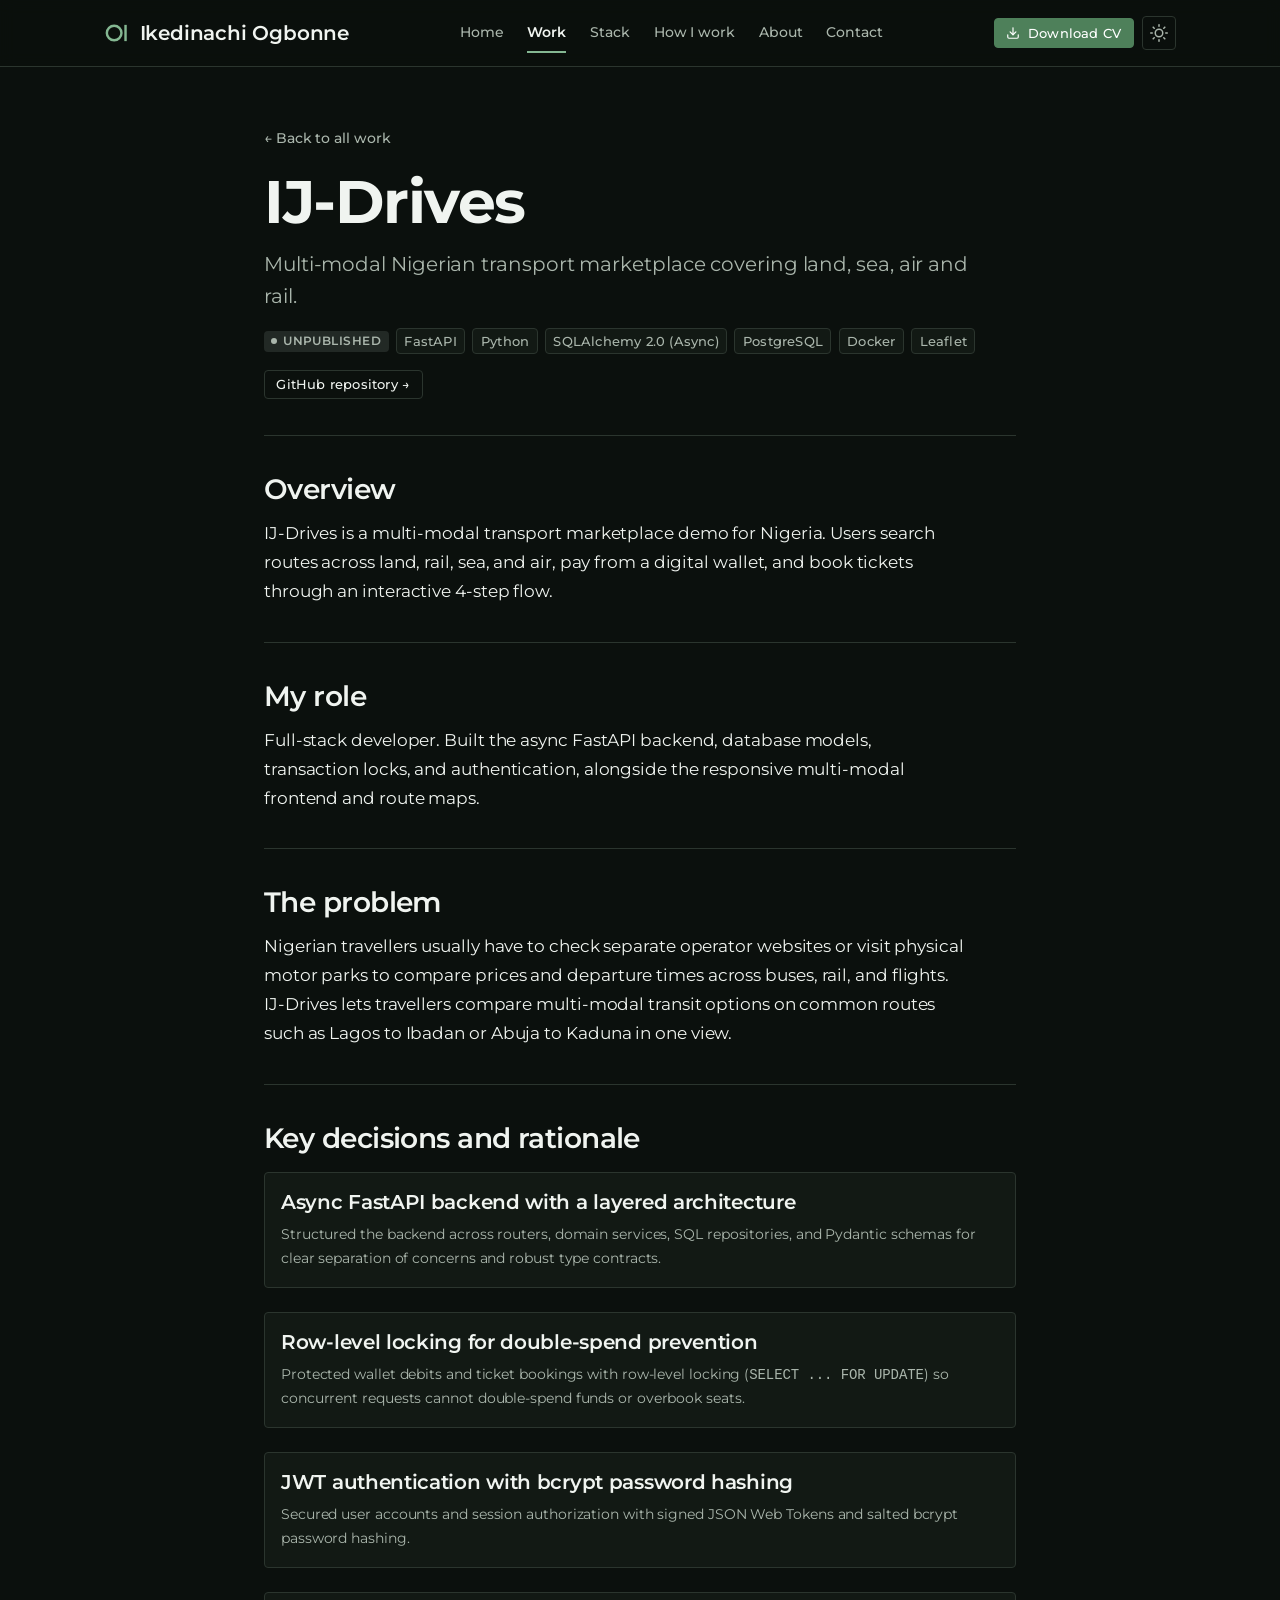
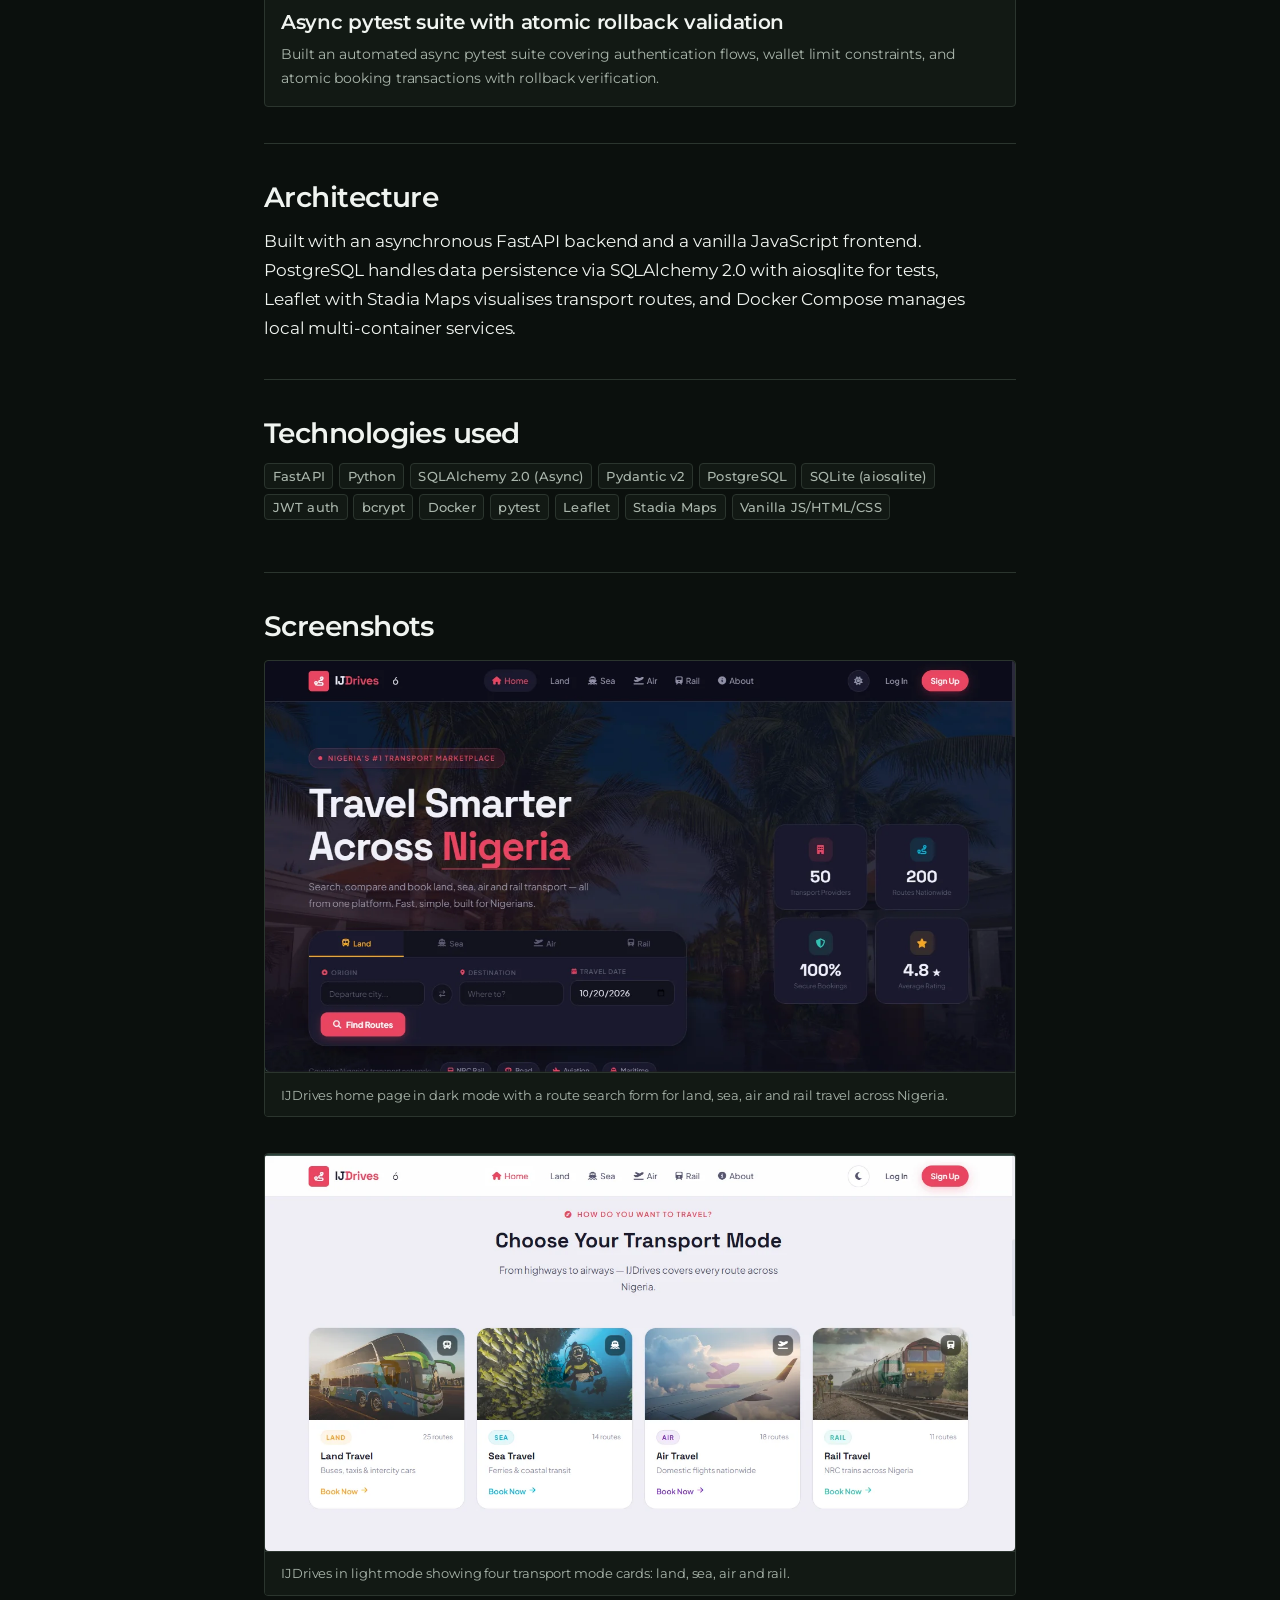
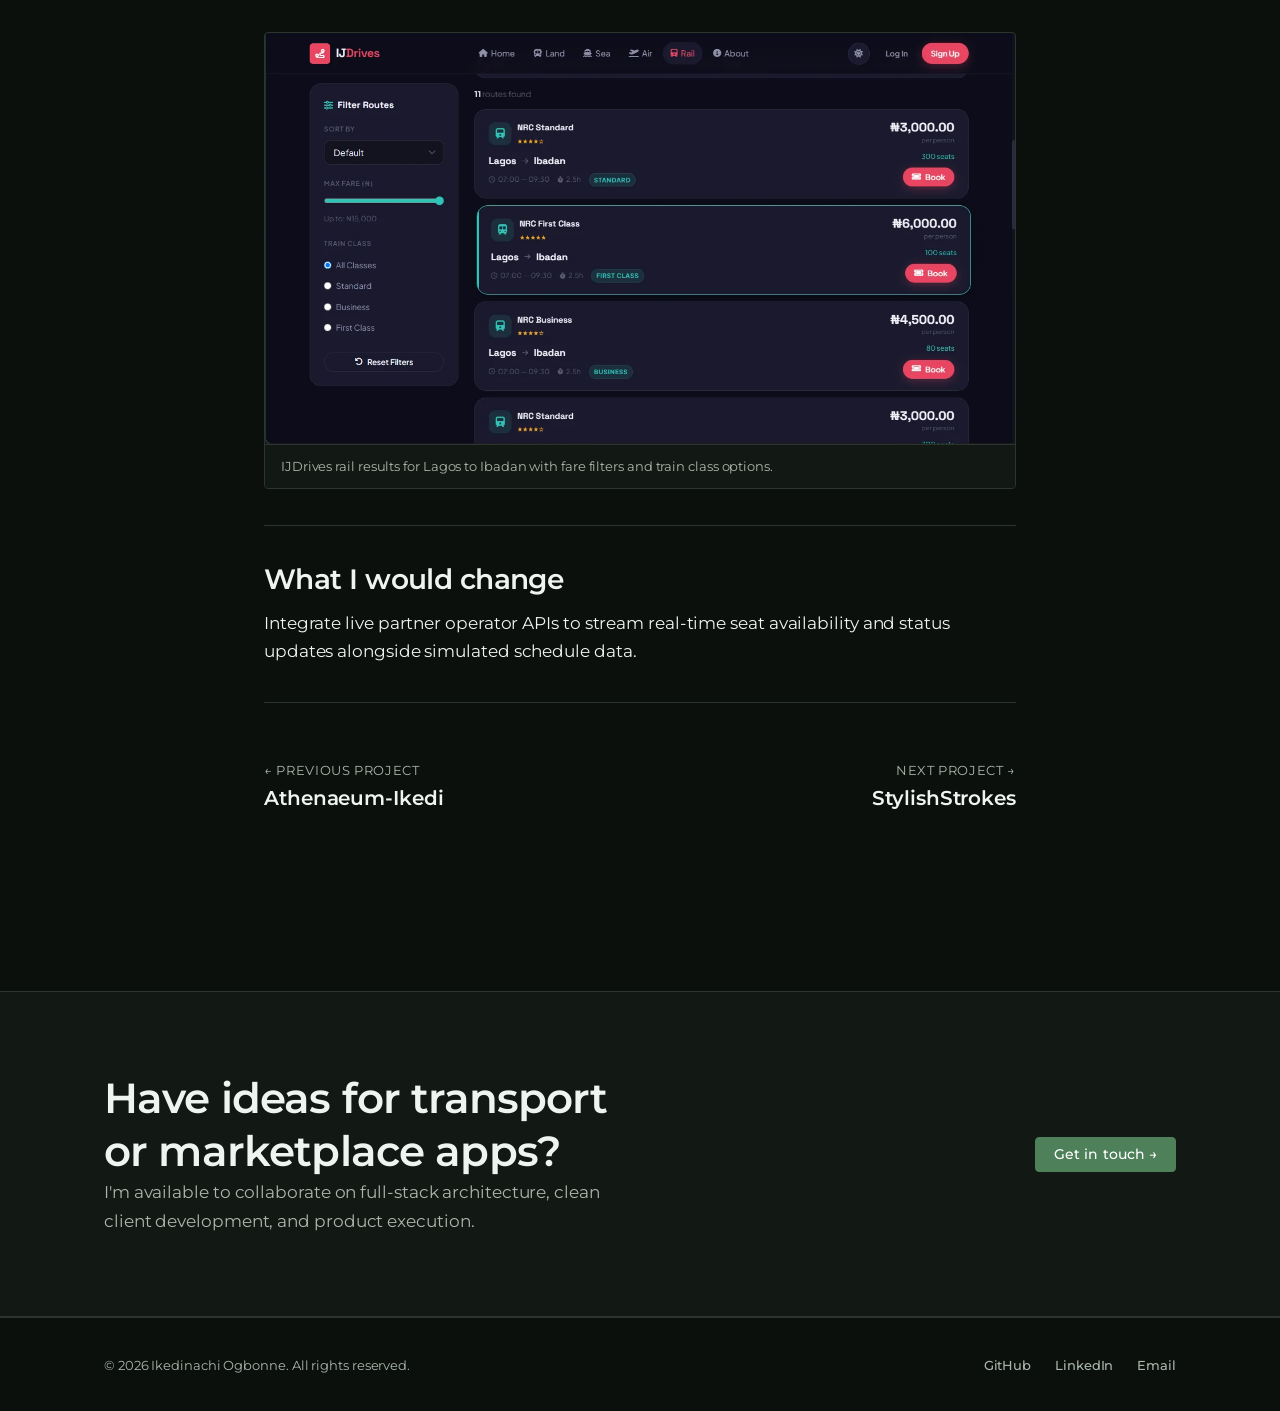
<file: work/ij-drives.html>
<!DOCTYPE html>
<html lang="en">
<head>
  <meta charset="UTF-8" />
  <meta name="viewport" content="width=device-width, initial-scale=1.0" />
  <title>IJ-Drives | Case Study | Ikedinachi Ogbonne</title>
  <meta name="description" content="Case study for IJ-Drives, a multi-modal Nigerian transport marketplace covering land, rail, sea, and air travel. Built with FastAPI, PostgreSQL, SQLAlchemy 2.0, Docker, and Leaflet." />
  <link rel="canonical" href="https://ikedinachi.dev/work/ij-drives" />

  <!-- Open Graph -->
  <meta property="og:title" content="IJ-Drives | Case Study | Ikedinachi Ogbonne" />
  <meta property="og:description" content="Case study for IJ-Drives, a multi-modal Nigerian transport marketplace." />
  <meta property="og:type" content="article" />
  <meta property="og:url" content="https://ikedinachi.dev/work/ij-drives" />

  <!-- Twitter -->
  <meta name="twitter:card" content="summary_large_image" />
  <meta name="twitter:title" content="IJ-Drives | Case Study | Ikedinachi Ogbonne" />
  <meta name="twitter:description" content="Case study for IJ-Drives, a multi-modal Nigerian transport marketplace." />

  <!-- Favicons -->
  <link rel="icon" href="/assets/brand/favicon.svg" type="image/svg+xml" />
  <link rel="icon" href="/assets/brand/favicon-32.png" sizes="32x32" type="image/png" />
  <link rel="apple-touch-icon" href="/assets/brand/apple-touch-icon.png" />

  <!-- Google Fonts: Montserrat -->
  <link rel="preconnect" href="https://fonts.googleapis.com" />
  <link rel="preconnect" href="https://fonts.gstatic.com" crossorigin />
  <link rel="stylesheet" href="https://fonts.googleapis.com/css2?family=Montserrat:wght@400;500;600;700;800&amp;display=swap" />

  <!-- Single shared stylesheet -->
  <link rel="stylesheet" href="/assets/css/styles.css" />
</head>
<body>
  <!-- Navigation progress bar -->
  <div class="nav-progress" id="nav-progress" aria-hidden="true"></div>

  <!-- First-visit session loader -->
  <div class="site-loader" id="site-loader" aria-hidden="true">
    <svg class="site-loader__mark" xmlns="http://www.w3.org/2000/svg" viewBox="0 0 64 64" role="img" aria-label="Ikedinachi Ogbonne monogram">
      <circle cx="25" cy="32" r="18" fill="none" stroke="currentColor" stroke-width="6"/>
      <rect x="50" y="12" width="6" height="40" fill="currentColor"/>
    </svg>
    <span class="site-loader__name">Ikedinachi Ogbonne</span>
  </div>

  <!-- Skip link -->
  <a href="#main-content" class="skip-link">Skip to main content</a>

  <!-- Header & Navigation -->
  <header class="site-header">
    <div class="container site-header__inner">
      <a href="/" class="site-logo" aria-label="Ikedinachi Ogbonne, Home">
        <svg class="logo-mark" xmlns="http://www.w3.org/2000/svg" viewBox="0 0 64 64" role="img" aria-hidden="true">
          <circle cx="25" cy="32" r="18" fill="none" stroke="currentColor" stroke-width="6"/>
          <rect x="50" y="12" width="6" height="40" fill="currentColor"/>
        </svg>
        <span class="site-logo__wordmark">
          <span class="site-logo__name--full">Ikedinachi Ogbonne</span>
          <span class="site-logo__name--short" aria-hidden="true">IO</span>
        </span>
      </a>

      <nav class="site-nav" aria-label="Primary navigation">
        <div class="site-nav__links">
          <a href="/" class="site-nav__link">Home</a>
          <a href="/work" class="site-nav__link" aria-current="page">Work</a>
          <a href="/stack" class="site-nav__link">Stack</a>
          <a href="/how-i-work" class="site-nav__link">How I work</a>
          <a href="/about" class="site-nav__link">About</a>
          <a href="/contact" class="site-nav__link">Contact</a>
        </div>
      </nav>

      <div class="site-header__actions">
        <a href="/assets/Ogbonne-Ikedinachi-CV.pdf" class="btn btn--primary btn--small" target="_blank" rel="noopener noreferrer">
          <svg viewBox="0 0 24 24" fill="none" stroke="currentColor" stroke-width="2" stroke-linecap="round" stroke-linejoin="round" aria-hidden="true"><path d="M21 15v4a2 2 0 0 1-2 2H5a2 2 0 0 1-2-2v-4"/><polyline points="7 10 12 15 17 10"/><line x1="12" y1="15" x2="12" y2="3"/></svg>
          Download CV
        </a>

        <button type="button" class="theme-toggle" id="theme-toggle" aria-label="Switch to dark theme">
          <svg class="theme-toggle__moon" viewBox="0 0 24 24" fill="none" stroke="currentColor" stroke-width="2" stroke-linecap="round" stroke-linejoin="round" aria-hidden="true"><path d="M21 12.79A9 9 0 1 1 11.21 3 7 7 0 0 0 21 12.79z"/></svg>
          <svg class="theme-toggle__sun" viewBox="0 0 24 24" fill="none" stroke="currentColor" stroke-width="2" stroke-linecap="round" stroke-linejoin="round" aria-hidden="true"><circle cx="12" cy="12" r="5"/><line x1="12" y1="1" x2="12" y2="3"/><line x1="12" y1="21" x2="12" y2="23"/><line x1="4.22" y1="4.22" x2="5.64" y2="5.64"/><line x1="18.36" y1="18.36" x2="19.78" y2="19.78"/><line x1="1" y1="12" x2="3" y2="12"/><line x1="21" y1="12" x2="23" y2="12"/><line x1="4.22" y1="19.78" x2="5.64" y2="18.36"/><line x1="18.36" y1="5.64" x2="19.78" y2="4.22"/></svg>
        </button>

        <button type="button" class="mobile-menu-toggle" id="mobile-menu-open" aria-label="Open menu" aria-expanded="false" aria-controls="mobile-nav">
          <svg viewBox="0 0 24 24" fill="none" stroke="currentColor" stroke-width="2" stroke-linecap="round" aria-hidden="true"><line x1="3" y1="6" x2="21" y2="6"/><line x1="3" y1="12" x2="21" y2="12"/><line x1="3" y1="18" x2="21" y2="18"/></svg>
        </button>
      </div>
    </div>
  </header>

  <!-- Mobile nav overlay -->
  <div class="mobile-nav" id="mobile-nav" aria-hidden="true" role="dialog" aria-label="Navigation menu">
    <div class="mobile-nav__header">
      <span class="site-logo">
        <svg class="logo-mark" xmlns="http://www.w3.org/2000/svg" viewBox="0 0 64 64" role="img" aria-hidden="true">
          <circle cx="25" cy="32" r="18" fill="none" stroke="currentColor" stroke-width="6"/>
          <rect x="50" y="12" width="6" height="40" fill="currentColor"/>
        </svg>
        <span class="site-logo__wordmark">
          <span class="site-logo__name--full">Ikedinachi Ogbonne</span>
          <span class="site-logo__name--short" aria-hidden="true">IO</span>
        </span>
      </span>
      <button type="button" class="mobile-menu-close" id="mobile-menu-close" aria-label="Close menu">
        <svg viewBox="0 0 24 24" fill="none" stroke="currentColor" stroke-width="2" stroke-linecap="round" aria-hidden="true"><line x1="18" y1="6" x2="6" y2="18"/><line x1="6" y1="6" x2="18" y2="18"/></svg>
      </button>
    </div>
    <div class="mobile-nav__items">
      <a href="/" class="mobile-nav__link">Home</a>
      <a href="/work" class="mobile-nav__link" aria-current="page">Work</a>
      <a href="/stack" class="mobile-nav__link">Stack</a>
      <a href="/how-i-work" class="mobile-nav__link">How I work</a>
      <a href="/about" class="mobile-nav__link">About</a>
      <a href="/contact" class="mobile-nav__link">Contact</a>
      <a href="/assets/Ogbonne-Ikedinachi-CV.pdf" class="btn btn--primary" style="margin-top: var(--space-md);" target="_blank" rel="noopener noreferrer">Download CV</a>
    </div>
  </div>

  <!-- Main Content -->
  <main id="main-content">
    <article class="container container--narrow">
      <!-- Case Study Hero -->
      <header class="case-hero">
        <a href="/work" class="case-hero__back">&larr; Back to all work</a>
        <h1 class="page-header__title">IJ-Drives</h1>
        <p class="page-header__intro">Multi-modal Nigerian transport marketplace covering land, sea, air and rail.</p>
        <div class="case-hero__meta">
          <span class="badge badge--unpublished">Unpublished</span>
          <span class="tag">FastAPI</span>
          <span class="tag">Python</span>
          <span class="tag">SQLAlchemy 2.0 (Async)</span>
          <span class="tag">PostgreSQL</span>
          <span class="tag">Docker</span>
          <span class="tag">Leaflet</span>
        </div>
        <div class="case-hero__actions">
          <a href="https://github.com/Ikedi-21/IJ-Drives" class="btn btn--secondary btn--small" target="_blank" rel="noopener noreferrer">GitHub repository &rarr;</a>
        </div>
      </header>

      <!-- Overview -->
      <section class="case-section reveal">
        <h2 class="case-section__title">Overview</h2>
        <p class="case-section__text">IJ-Drives is a multi-modal transport marketplace demo for Nigeria. Users search routes across land, rail, sea, and air, pay from a digital wallet, and book tickets through an interactive 4-step flow.</p>
      </section>

      <!-- My Role -->
      <section class="case-section reveal">
        <h2 class="case-section__title">My role</h2>
        <p class="case-section__text">Full-stack developer. Built the async FastAPI backend, database models, transaction locks, and authentication, alongside the responsive multi-modal frontend and route maps.</p>
      </section>

      <!-- The Problem -->
      <section class="case-section reveal">
        <h2 class="case-section__title">The problem</h2>
        <p class="case-section__text">Nigerian travellers usually have to check separate operator websites or visit physical motor parks to compare prices and departure times across buses, rail, and flights. IJ-Drives lets travellers compare multi-modal transit options on common routes such as Lagos to Ibadan or Abuja to Kaduna in one view.</p>
      </section>

      <!-- Key Decisions -->
      <section class="case-section reveal">
        <h2 class="case-section__title">Key decisions and rationale</h2>
        <div class="decision-list">
          <div class="decision-item">
            <h3 class="decision-item__title">Async FastAPI backend with a layered architecture</h3>
            <p class="decision-item__desc">Structured the backend across routers, domain services, SQL repositories, and Pydantic schemas for clear separation of concerns and robust type contracts.</p>
          </div>
          <div class="decision-item">
            <h3 class="decision-item__title">Row-level locking for double-spend prevention</h3>
            <p class="decision-item__desc">Protected wallet debits and ticket bookings with row-level locking (<code>SELECT ... FOR UPDATE</code>) so concurrent requests cannot double-spend funds or overbook seats.</p>
          </div>
          <div class="decision-item">
            <h3 class="decision-item__title">JWT authentication with bcrypt password hashing</h3>
            <p class="decision-item__desc">Secured user accounts and session authorization with signed JSON Web Tokens and salted bcrypt password hashing.</p>
          </div>
          <div class="decision-item">
            <h3 class="decision-item__title">Async pytest suite with atomic rollback validation</h3>
            <p class="decision-item__desc">Built an automated async pytest suite covering authentication flows, wallet limit constraints, and atomic booking transactions with rollback verification.</p>
          </div>
        </div>
      </section>

      <!-- Architecture -->
      <section class="case-section reveal">
        <h2 class="case-section__title">Architecture</h2>
        <p class="case-section__text">Built with an asynchronous FastAPI backend and a vanilla JavaScript frontend. PostgreSQL handles data persistence via SQLAlchemy 2.0 with aiosqlite for tests, Leaflet with Stadia Maps visualises transport routes, and Docker Compose manages local multi-container services.</p>
      </section>

      <!-- Stack -->
      <section class="case-section reveal">
        <h2 class="case-section__title">Technologies used</h2>
        <div class="project-card__tags">
          <span class="tag">FastAPI</span>
          <span class="tag">Python</span>
          <span class="tag">SQLAlchemy 2.0 (Async)</span>
          <span class="tag">Pydantic v2</span>
          <span class="tag">PostgreSQL</span>
          <span class="tag">SQLite (aiosqlite)</span>
          <span class="tag">JWT auth</span>
          <span class="tag">bcrypt</span>
          <span class="tag">Docker</span>
          <span class="tag">pytest</span>
          <span class="tag">Leaflet</span>
          <span class="tag">Stadia Maps</span>
          <span class="tag">Vanilla JS/HTML/CSS</span>
        </div>
      </section>

      <!-- Screenshots -->
      <section class="case-section reveal">
        <h2 class="case-section__title">Screenshots</h2>
        <div class="screenshots-list">
          <figure class="screenshot-figure">
            <img
              src="/assets/img/ijdrives-1.webp"
              alt="IJDrives home page in dark mode with a route search form for land, sea, air and rail travel across Nigeria."
              class="img-lazy"
              loading="lazy"
              width="1280"
              height="800"
            />
            <figcaption>IJDrives home page in dark mode with a route search form for land, sea, air and rail travel across Nigeria.</figcaption>
          </figure>
          <figure class="screenshot-figure">
            <img
              src="/assets/img/ijdrives-2.webp"
              alt="IJDrives in light mode showing four transport mode cards: land, sea, air and rail."
              class="img-lazy"
              loading="lazy"
              width="1280"
              height="800"
            />
            <figcaption>IJDrives in light mode showing four transport mode cards: land, sea, air and rail.</figcaption>
          </figure>
          <figure class="screenshot-figure">
            <img
              src="/assets/img/ijdrives-3.webp"
              alt="IJDrives rail results for Lagos to Ibadan with fare filters and train class options."
              class="img-lazy"
              loading="lazy"
              width="1280"
              height="800"
            />
            <figcaption>IJDrives rail results for Lagos to Ibadan with fare filters and train class options.</figcaption>
          </figure>
        </div>
      </section>

      <!-- What I would change -->
      <section class="case-section reveal">
        <h2 class="case-section__title">What I would change</h2>
        <p class="case-section__text">Integrate live partner operator APIs to stream real-time seat availability and status updates alongside simulated schedule data.</p>
      </section>

      <!-- Project Navigation -->
      <nav class="case-nav" aria-label="Project navigation">
        <a href="/work/athenaeum" class="case-nav__link">
          <span class="case-nav__label">&larr; Previous project</span>
          <span class="case-nav__title">Athenaeum-Ikedi</span>
        </a>
        <a href="/work/stylishstrokes" class="case-nav__link" style="text-align: right;">
          <span class="case-nav__label">Next project &rarr;</span>
          <span class="case-nav__title">StylishStrokes</span>
        </a>
      </nav>
    </article>

    <!-- Closing Call To Action Band -->
    <section class="cta-band">
      <div class="container cta-band__inner">
        <div>
          <h2 class="cta-band__title">Have ideas for transport or marketplace apps?</h2>
          <p class="cta-band__desc">I'm available to collaborate on full-stack architecture, clean client development, and product execution.</p>
        </div>
        <a href="/contact" class="btn btn--primary">Get in touch &rarr;</a>
      </div>
    </section>
  </main>

  <!-- Footer -->
  <footer class="site-footer">
    <div class="container site-footer__inner">
      <p class="site-footer__copyright">&copy; 2026 Ikedinachi Ogbonne. All rights reserved.</p>
      <div class="site-footer__links">
        <a href="https://github.com/Ikedi-21" class="site-footer__link" target="_blank" rel="noopener noreferrer">GitHub</a>
        <a href="https://www.linkedin.com/in/ikedinachi-ogbonne-81129539b" class="site-footer__link" target="_blank" rel="noopener noreferrer">LinkedIn</a>
        <a href="mailto:ikedinachiogbonne@gmail.com" class="site-footer__link">Email</a>
      </div>
    </div>
  </footer>

  <!-- Single shared script -->
  <script src="/assets/js/main.js"></script>
</body>
</html>
</file>
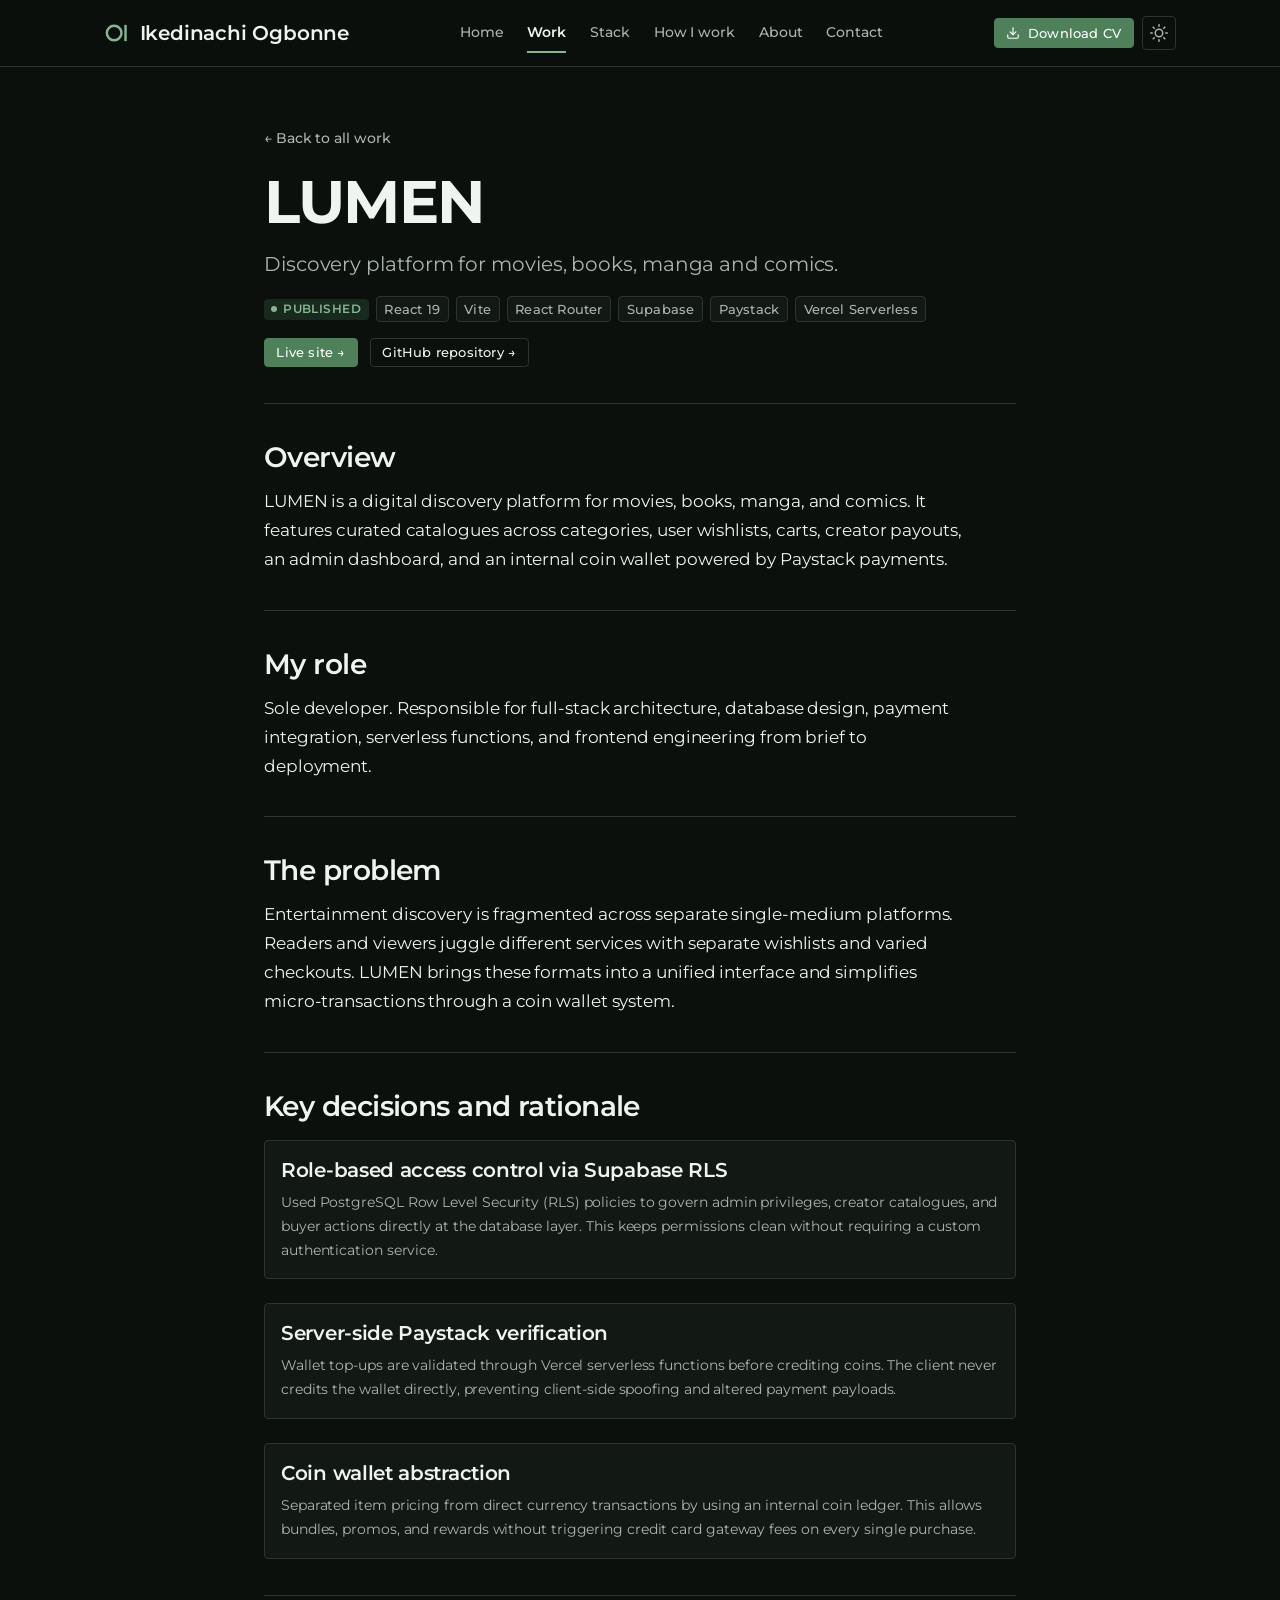
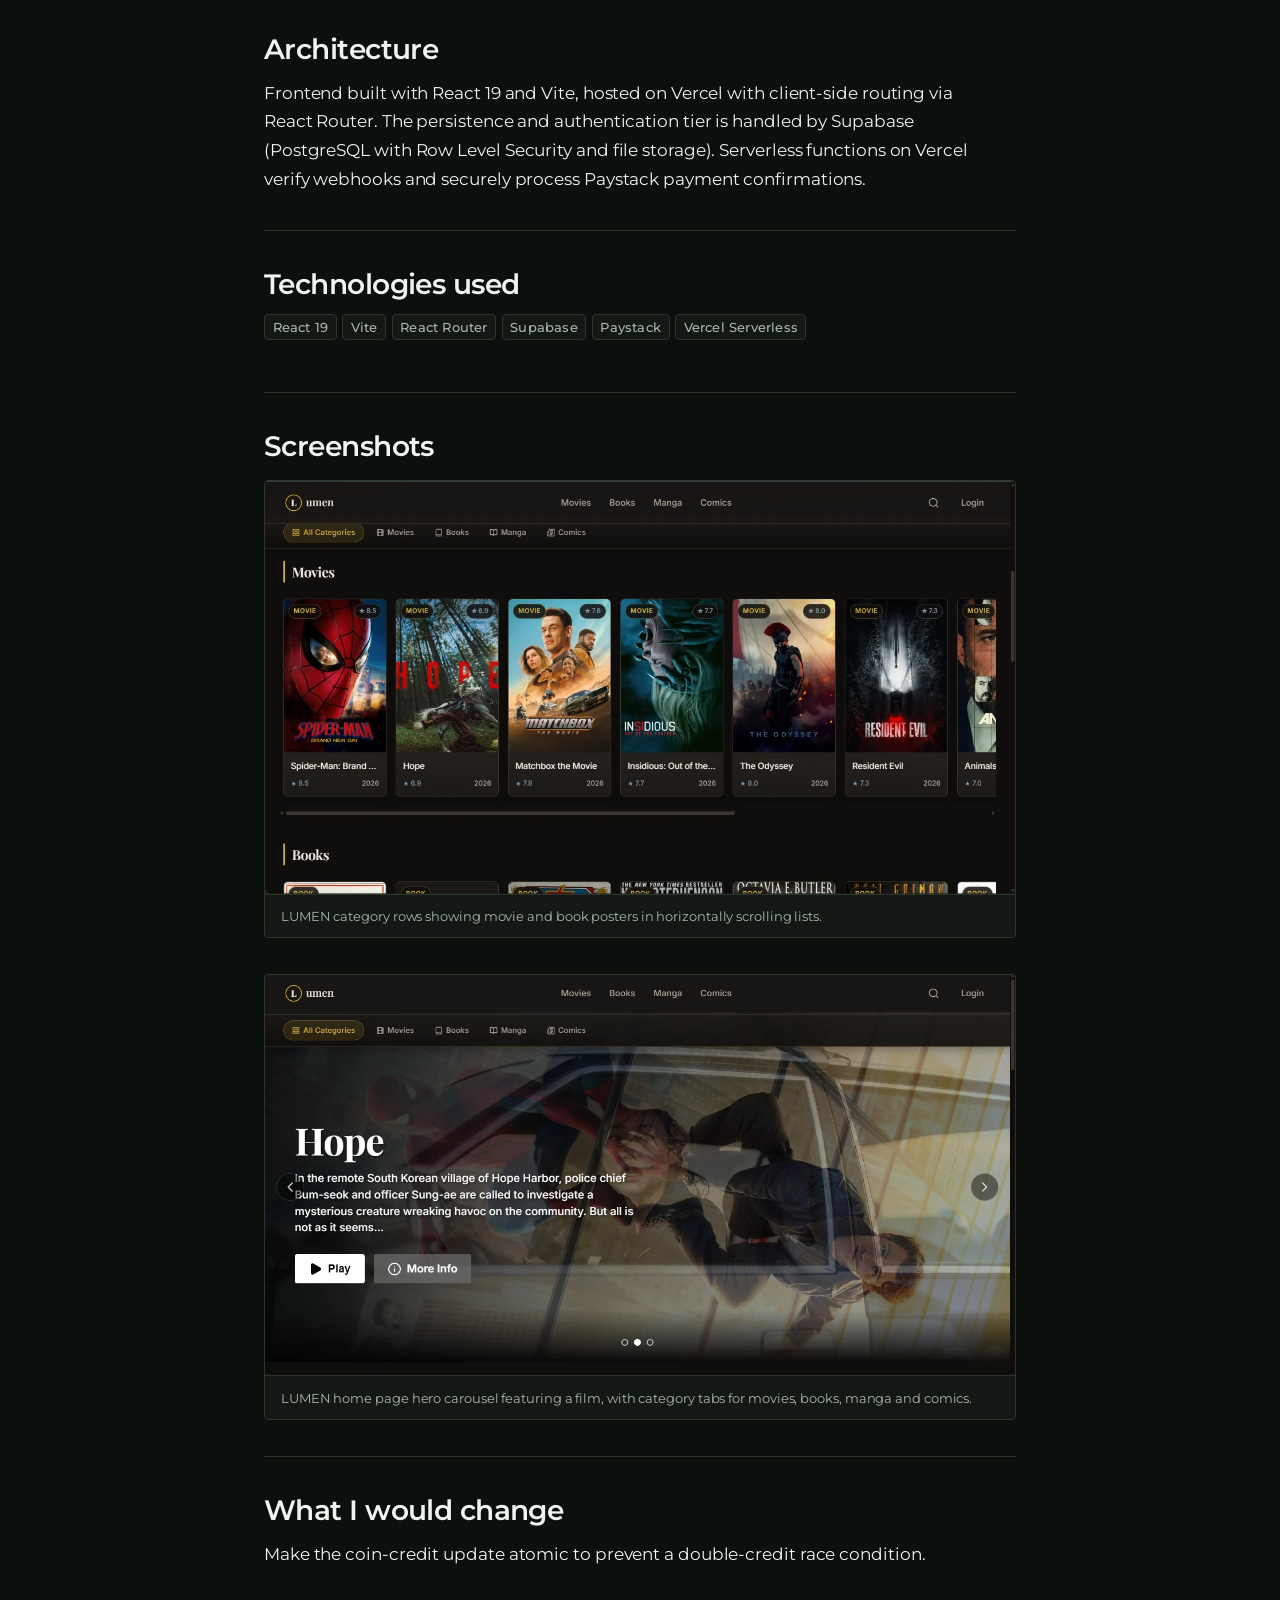
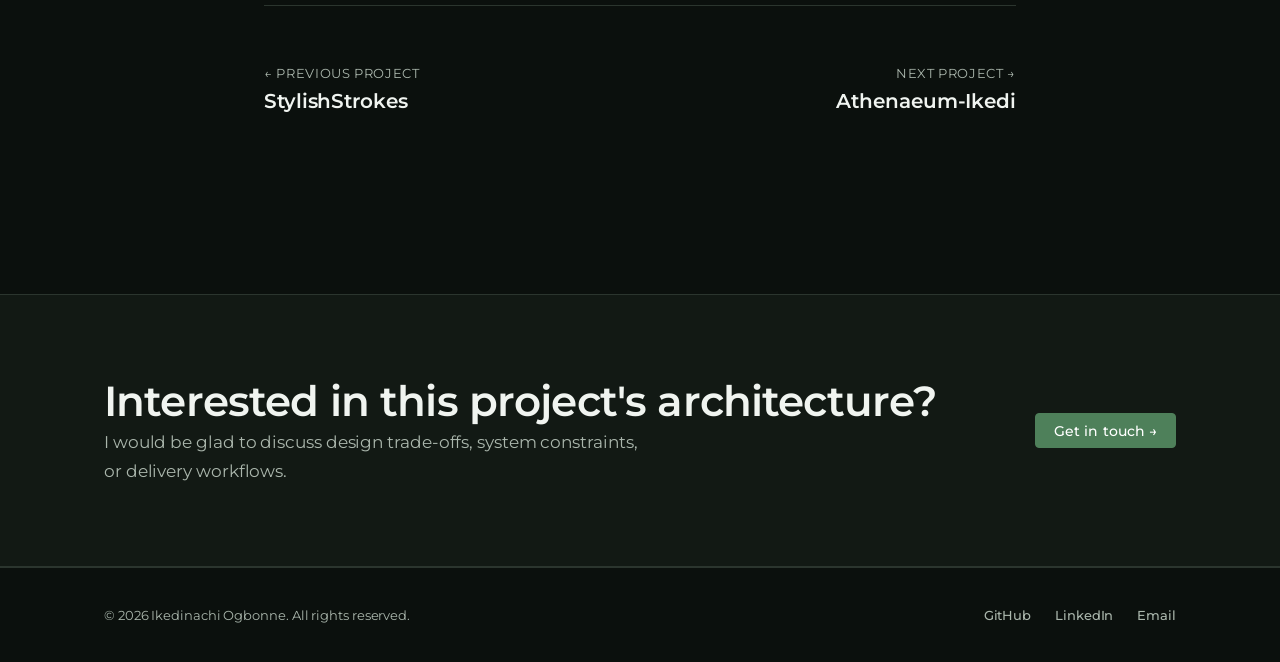
<file: work/lumen.html>
<!DOCTYPE html>
<html lang="en">
<head>
  <meta charset="UTF-8" />
  <meta name="viewport" content="width=device-width, initial-scale=1.0" />
  <title>LUMEN | Case Study | Ikedinachi Ogbonne</title>
  <meta name="description" content="Case study for LUMEN, a discovery platform for movies, books, manga and comics. Built with React 19, Vite, Supabase, Paystack, and Vercel Serverless." />
  <link rel="canonical" href="https://ikedinachi.dev/work/lumen" />

  <!-- Open Graph -->
  <meta property="og:title" content="LUMEN | Case Study | Ikedinachi Ogbonne" />
  <meta property="og:description" content="Case study for LUMEN, a discovery platform for movies, books, manga and comics." />
  <meta property="og:type" content="article" />
  <meta property="og:url" content="https://ikedinachi.dev/work/lumen" />

  <!-- Twitter -->
  <meta name="twitter:card" content="summary_large_image" />
  <meta name="twitter:title" content="LUMEN | Case Study | Ikedinachi Ogbonne" />
  <meta name="twitter:description" content="Case study for LUMEN, a discovery platform for movies, books, manga and comics." />

  <!-- Favicons -->
  <link rel="icon" href="/assets/brand/favicon.svg" type="image/svg+xml" />
  <link rel="icon" href="/assets/brand/favicon-32.png" sizes="32x32" type="image/png" />
  <link rel="apple-touch-icon" href="/assets/brand/apple-touch-icon.png" />

  <!-- Google Fonts: Montserrat -->
  <link rel="preconnect" href="https://fonts.googleapis.com" />
  <link rel="preconnect" href="https://fonts.gstatic.com" crossorigin />
  <link rel="stylesheet" href="https://fonts.googleapis.com/css2?family=Montserrat:wght@400;500;600;700;800&amp;display=swap" />

  <!-- Single shared stylesheet -->
  <link rel="stylesheet" href="/assets/css/styles.css" />
</head>
<body>
  <!-- Navigation progress bar -->
  <div class="nav-progress" id="nav-progress" aria-hidden="true"></div>

  <!-- First-visit session loader -->
  <div class="site-loader" id="site-loader" aria-hidden="true">
    <svg class="site-loader__mark" xmlns="http://www.w3.org/2000/svg" viewBox="0 0 64 64" role="img" aria-label="Ikedinachi Ogbonne monogram">
      <circle cx="25" cy="32" r="18" fill="none" stroke="currentColor" stroke-width="6"/>
      <rect x="50" y="12" width="6" height="40" fill="currentColor"/>
    </svg>
    <span class="site-loader__name">Ikedinachi Ogbonne</span>
  </div>

  <!-- Skip link -->
  <a href="#main-content" class="skip-link">Skip to main content</a>

  <!-- Header & Navigation -->
  <header class="site-header">
    <div class="container site-header__inner">
      <a href="/" class="site-logo" aria-label="Ikedinachi Ogbonne, Home">
        <svg class="logo-mark" xmlns="http://www.w3.org/2000/svg" viewBox="0 0 64 64" role="img" aria-hidden="true">
          <circle cx="25" cy="32" r="18" fill="none" stroke="currentColor" stroke-width="6"/>
          <rect x="50" y="12" width="6" height="40" fill="currentColor"/>
        </svg>
        <span class="site-logo__wordmark">
          <span class="site-logo__name--full">Ikedinachi Ogbonne</span>
          <span class="site-logo__name--short" aria-hidden="true">IO</span>
        </span>
      </a>

      <nav class="site-nav" aria-label="Primary navigation">
        <div class="site-nav__links">
          <a href="/" class="site-nav__link">Home</a>
          <a href="/work" class="site-nav__link" aria-current="page">Work</a>
          <a href="/stack" class="site-nav__link">Stack</a>
          <a href="/how-i-work" class="site-nav__link">How I work</a>
          <a href="/about" class="site-nav__link">About</a>
          <a href="/contact" class="site-nav__link">Contact</a>
        </div>
      </nav>

      <div class="site-header__actions">
        <a href="/assets/Ogbonne-Ikedinachi-CV.pdf" class="btn btn--primary btn--small" target="_blank" rel="noopener noreferrer">
          <svg viewBox="0 0 24 24" fill="none" stroke="currentColor" stroke-width="2" stroke-linecap="round" stroke-linejoin="round" aria-hidden="true"><path d="M21 15v4a2 2 0 0 1-2 2H5a2 2 0 0 1-2-2v-4"/><polyline points="7 10 12 15 17 10"/><line x1="12" y1="15" x2="12" y2="3"/></svg>
          Download CV
        </a>

        <button type="button" class="theme-toggle" id="theme-toggle" aria-label="Switch to dark theme">
          <svg class="theme-toggle__moon" viewBox="0 0 24 24" fill="none" stroke="currentColor" stroke-width="2" stroke-linecap="round" stroke-linejoin="round" aria-hidden="true"><path d="M21 12.79A9 9 0 1 1 11.21 3 7 7 0 0 0 21 12.79z"/></svg>
          <svg class="theme-toggle__sun" viewBox="0 0 24 24" fill="none" stroke="currentColor" stroke-width="2" stroke-linecap="round" stroke-linejoin="round" aria-hidden="true"><circle cx="12" cy="12" r="5"/><line x1="12" y1="1" x2="12" y2="3"/><line x1="12" y1="21" x2="12" y2="23"/><line x1="4.22" y1="4.22" x2="5.64" y2="5.64"/><line x1="18.36" y1="18.36" x2="19.78" y2="19.78"/><line x1="1" y1="12" x2="3" y2="12"/><line x1="21" y1="12" x2="23" y2="12"/><line x1="4.22" y1="19.78" x2="5.64" y2="18.36"/><line x1="18.36" y1="5.64" x2="19.78" y2="4.22"/></svg>
        </button>

        <button type="button" class="mobile-menu-toggle" id="mobile-menu-open" aria-label="Open menu" aria-expanded="false" aria-controls="mobile-nav">
          <svg viewBox="0 0 24 24" fill="none" stroke="currentColor" stroke-width="2" stroke-linecap="round" aria-hidden="true"><line x1="3" y1="6" x2="21" y2="6"/><line x1="3" y1="12" x2="21" y2="12"/><line x1="3" y1="18" x2="21" y2="18"/></svg>
        </button>
      </div>
    </div>
  </header>

  <!-- Mobile nav overlay -->
  <div class="mobile-nav" id="mobile-nav" aria-hidden="true" role="dialog" aria-label="Navigation menu">
    <div class="mobile-nav__header">
      <span class="site-logo">
        <svg class="logo-mark" xmlns="http://www.w3.org/2000/svg" viewBox="0 0 64 64" role="img" aria-hidden="true">
          <circle cx="25" cy="32" r="18" fill="none" stroke="currentColor" stroke-width="6"/>
          <rect x="50" y="12" width="6" height="40" fill="currentColor"/>
        </svg>
        <span class="site-logo__wordmark">
          <span class="site-logo__name--full">Ikedinachi Ogbonne</span>
          <span class="site-logo__name--short" aria-hidden="true">IO</span>
        </span>
      </span>
      <button type="button" class="mobile-menu-close" id="mobile-menu-close" aria-label="Close menu">
        <svg viewBox="0 0 24 24" fill="none" stroke="currentColor" stroke-width="2" stroke-linecap="round" aria-hidden="true"><line x1="18" y1="6" x2="6" y2="18"/><line x1="6" y1="6" x2="18" y2="18"/></svg>
      </button>
    </div>
    <div class="mobile-nav__items">
      <a href="/" class="mobile-nav__link">Home</a>
      <a href="/work" class="mobile-nav__link" aria-current="page">Work</a>
      <a href="/stack" class="mobile-nav__link">Stack</a>
      <a href="/how-i-work" class="mobile-nav__link">How I work</a>
      <a href="/about" class="mobile-nav__link">About</a>
      <a href="/contact" class="mobile-nav__link">Contact</a>
      <a href="/assets/Ogbonne-Ikedinachi-CV.pdf" class="btn btn--primary" style="margin-top: var(--space-md);" target="_blank" rel="noopener noreferrer">Download CV</a>
    </div>
  </div>

  <!-- Main Content -->
  <main id="main-content">
    <article class="container container--narrow">
      <!-- Case Study Hero -->
      <header class="case-hero">
        <a href="/work" class="case-hero__back">&larr; Back to all work</a>
        <h1 class="page-header__title">LUMEN</h1>
        <p class="page-header__intro">Discovery platform for movies, books, manga and comics.</p>
        <div class="case-hero__meta">
          <span class="badge badge--published">Published</span>
          <span class="tag">React 19</span>
          <span class="tag">Vite</span>
          <span class="tag">React Router</span>
          <span class="tag">Supabase</span>
          <span class="tag">Paystack</span>
          <span class="tag">Vercel Serverless</span>
        </div>
        <div class="case-hero__actions">
          <a href="https://lumen1-mu.vercel.app/" class="btn btn--primary btn--small" target="_blank" rel="noopener noreferrer">Live site &rarr;</a>
          <a href="https://github.com/Ikedi-21/LUMEN" class="btn btn--secondary btn--small" target="_blank" rel="noopener noreferrer">GitHub repository &rarr;</a>
        </div>
      </header>

      <!-- Overview -->
      <section class="case-section reveal">
        <h2 class="case-section__title">Overview</h2>
        <p class="case-section__text">LUMEN is a digital discovery platform for movies, books, manga, and comics. It features curated catalogues across categories, user wishlists, carts, creator payouts, an admin dashboard, and an internal coin wallet powered by Paystack payments.</p>
      </section>

      <!-- My Role -->
      <section class="case-section reveal">
        <h2 class="case-section__title">My role</h2>
        <p class="case-section__text">Sole developer. Responsible for full-stack architecture, database design, payment integration, serverless functions, and frontend engineering from brief to deployment.</p>
      </section>

      <!-- The Problem -->
      <section class="case-section reveal">
        <h2 class="case-section__title">The problem</h2>
        <p class="case-section__text">Entertainment discovery is fragmented across separate single-medium platforms. Readers and viewers juggle different services with separate wishlists and varied checkouts. LUMEN brings these formats into a unified interface and simplifies micro-transactions through a coin wallet system.</p>
      </section>

      <!-- Key Decisions -->
      <section class="case-section reveal">
        <h2 class="case-section__title">Key decisions and rationale</h2>
        <div class="decision-list">
          <div class="decision-item">
            <h3 class="decision-item__title">Role-based access control via Supabase RLS</h3>
            <p class="decision-item__desc">Used PostgreSQL Row Level Security (RLS) policies to govern admin privileges, creator catalogues, and buyer actions directly at the database layer. This keeps permissions clean without requiring a custom authentication service.</p>
          </div>
          <div class="decision-item">
            <h3 class="decision-item__title">Server-side Paystack verification</h3>
            <p class="decision-item__desc">Wallet top-ups are validated through Vercel serverless functions before crediting coins. The client never credits the wallet directly, preventing client-side spoofing and altered payment payloads.</p>
          </div>
          <div class="decision-item">
            <h3 class="decision-item__title">Coin wallet abstraction</h3>
            <p class="decision-item__desc">Separated item pricing from direct currency transactions by using an internal coin ledger. This allows bundles, promos, and rewards without triggering credit card gateway fees on every single purchase.</p>
          </div>
        </div>
      </section>

      <!-- Architecture -->
      <section class="case-section reveal">
        <h2 class="case-section__title">Architecture</h2>
        <p class="case-section__text">Frontend built with React 19 and Vite, hosted on Vercel with client-side routing via React Router. The persistence and authentication tier is handled by Supabase (PostgreSQL with Row Level Security and file storage). Serverless functions on Vercel verify webhooks and securely process Paystack payment confirmations.</p>
      </section>

      <!-- Stack -->
      <section class="case-section reveal">
        <h2 class="case-section__title">Technologies used</h2>
        <div class="project-card__tags">
          <span class="tag">React 19</span>
          <span class="tag">Vite</span>
          <span class="tag">React Router</span>
          <span class="tag">Supabase</span>
          <span class="tag">Paystack</span>
          <span class="tag">Vercel Serverless</span>
        </div>
      </section>

      <!-- Screenshots -->
      <section class="case-section reveal">
        <h2 class="case-section__title">Screenshots</h2>
        <div class="screenshots-list">
          <figure class="screenshot-figure">
            <img
              src="/assets/img/lumen-1.webp"
              alt="LUMEN category rows showing movie and book posters in horizontally scrolling lists."
              class="img-lazy"
              loading="lazy"
              width="1280"
              height="800"
            />
            <figcaption>LUMEN category rows showing movie and book posters in horizontally scrolling lists.</figcaption>
          </figure>
          <figure class="screenshot-figure">
            <img
              src="/assets/img/lumen-2.webp"
              alt="LUMEN home page hero carousel featuring a film, with category tabs for movies, books, manga and comics."
              class="img-lazy"
              loading="lazy"
              width="1280"
              height="800"
            />
            <figcaption>LUMEN home page hero carousel featuring a film, with category tabs for movies, books, manga and comics.</figcaption>
          </figure>
        </div>
      </section>

      <!-- What I would change -->
      <section class="case-section reveal">
        <h2 class="case-section__title">What I would change</h2>
        <p class="case-section__text">Make the coin-credit update atomic to prevent a double-credit race condition.</p>
      </section>

      <!-- Project Navigation -->
      <nav class="case-nav" aria-label="Project navigation">
        <a href="/work/stylishstrokes" class="case-nav__link">
          <span class="case-nav__label">&larr; Previous project</span>
          <span class="case-nav__title">StylishStrokes</span>
        </a>
        <a href="/work/athenaeum" class="case-nav__link" style="text-align: right;">
          <span class="case-nav__label">Next project &rarr;</span>
          <span class="case-nav__title">Athenaeum-Ikedi</span>
        </a>
      </nav>
    </article>

    <!-- Closing Call To Action Band -->
    <section class="cta-band">
      <div class="container cta-band__inner">
        <div>
          <h2 class="cta-band__title">Interested in this project's architecture?</h2>
          <p class="cta-band__desc">I would be glad to discuss design trade-offs, system constraints, or delivery workflows.</p>
        </div>
        <a href="/contact" class="btn btn--primary">Get in touch &rarr;</a>
      </div>
    </section>
  </main>

  <!-- Footer -->
  <footer class="site-footer">
    <div class="container site-footer__inner">
      <p class="site-footer__copyright">&copy; 2026 Ikedinachi Ogbonne. All rights reserved.</p>
      <div class="site-footer__links">
        <a href="https://github.com/Ikedi-21" class="site-footer__link" target="_blank" rel="noopener noreferrer">GitHub</a>
        <a href="https://www.linkedin.com/in/ikedinachi-ogbonne-81129539b" class="site-footer__link" target="_blank" rel="noopener noreferrer">LinkedIn</a>
        <a href="mailto:ikedinachiogbonne@gmail.com" class="site-footer__link">Email</a>
      </div>
    </div>
  </footer>

  <!-- Single shared script -->
  <script src="/assets/js/main.js"></script>
</body>
</html>
</file>
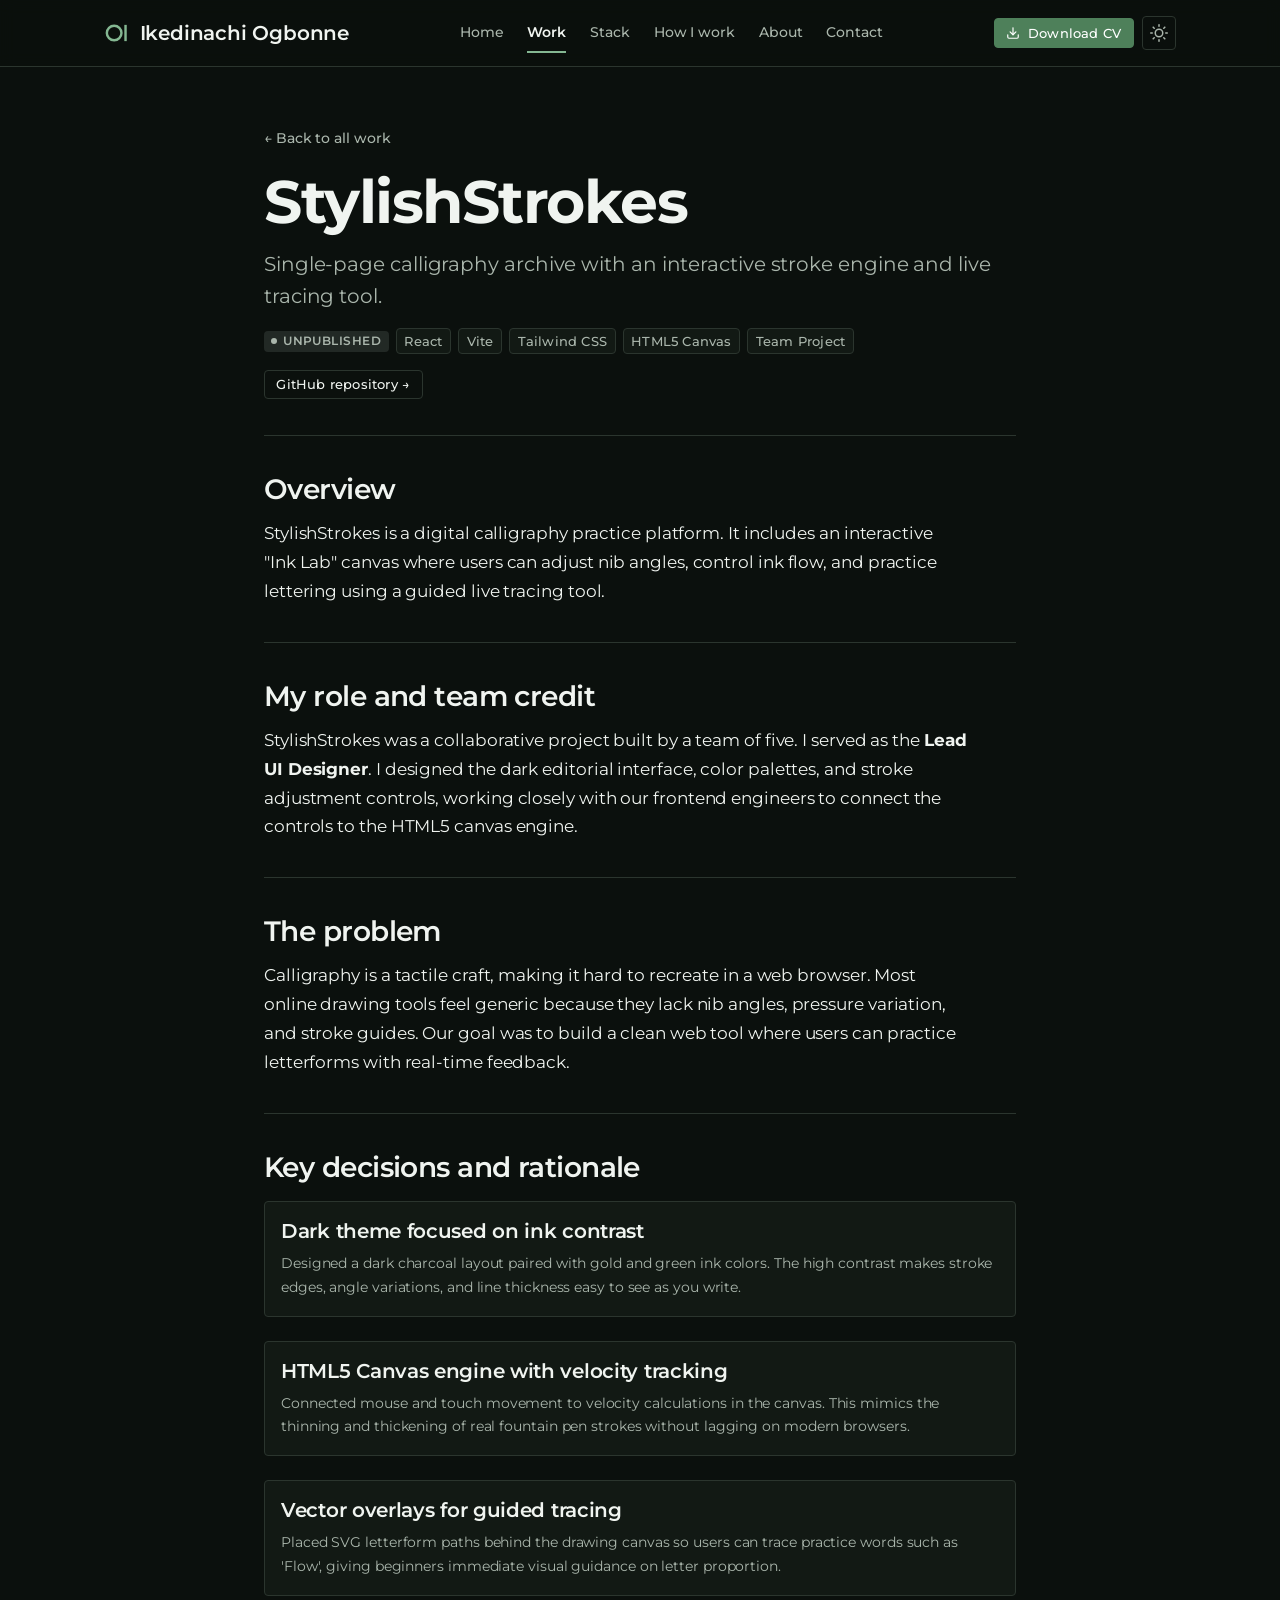
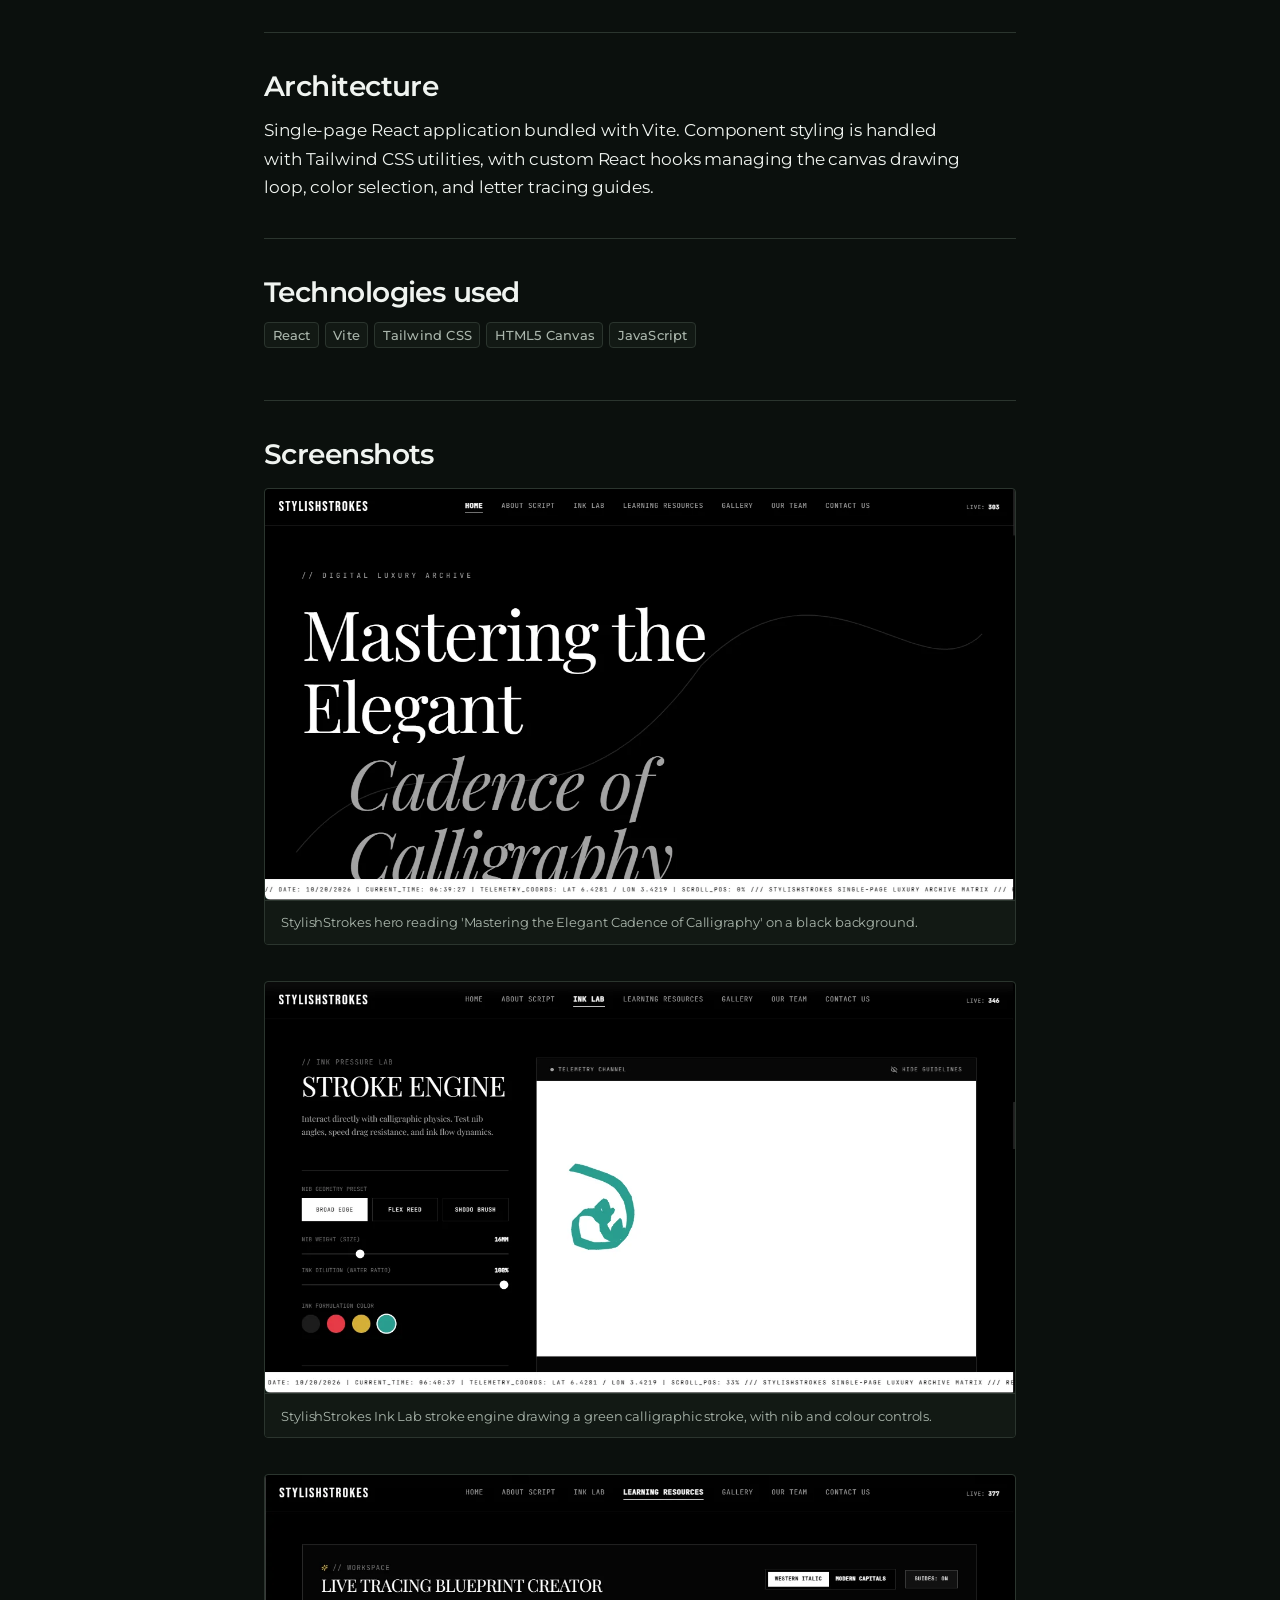
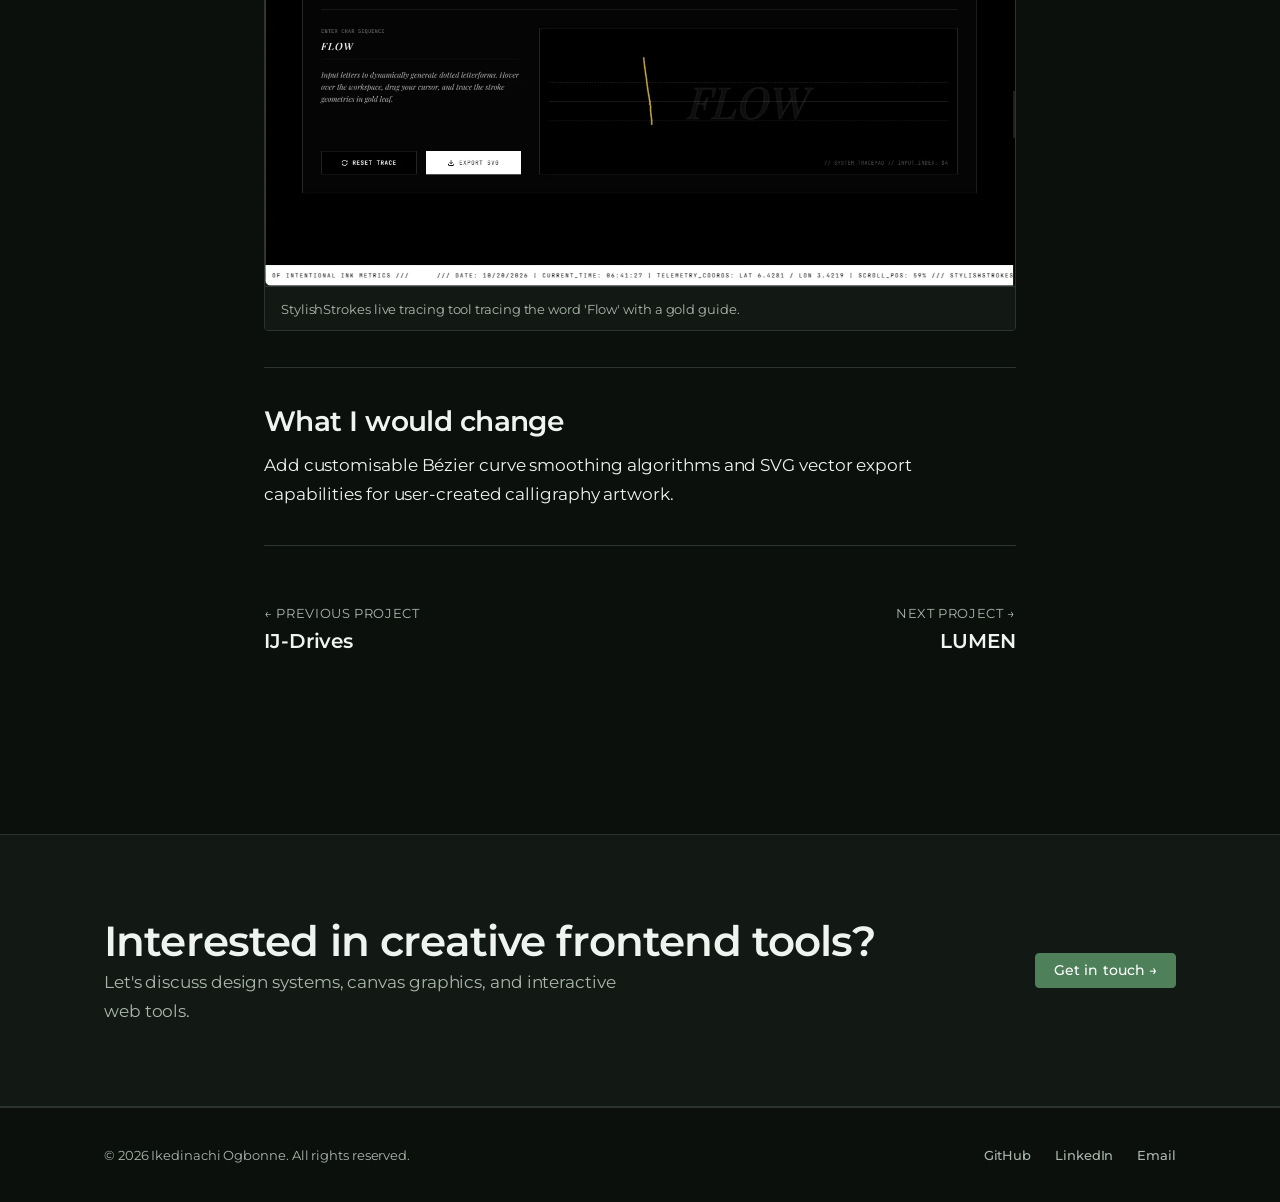
<file: work/stylishstrokes.html>
<!DOCTYPE html>
<html lang="en">
<head>
  <meta charset="UTF-8" />
  <meta name="viewport" content="width=device-width, initial-scale=1.0" />
  <title>StylishStrokes | Case Study | Ikedinachi Ogbonne</title>
  <meta name="description" content="Case study for StylishStrokes, a calligraphy archive with an interactive stroke engine and live tracing tool. Built with React, Vite, and Tailwind CSS." />
  <link rel="canonical" href="https://ikedinachi.dev/work/stylishstrokes" />

  <!-- Open Graph -->
  <meta property="og:title" content="StylishStrokes | Case Study | Ikedinachi Ogbonne" />
  <meta property="og:description" content="Case study for StylishStrokes, a calligraphy archive with an interactive stroke engine." />
  <meta property="og:type" content="article" />
  <meta property="og:url" content="https://ikedinachi.dev/work/stylishstrokes" />

  <!-- Twitter -->
  <meta name="twitter:card" content="summary_large_image" />
  <meta name="twitter:title" content="StylishStrokes | Case Study | Ikedinachi Ogbonne" />
  <meta name="twitter:description" content="Case study for StylishStrokes, a calligraphy archive with an interactive stroke engine." />

  <!-- Favicons -->
  <link rel="icon" href="/assets/brand/favicon.svg" type="image/svg+xml" />
  <link rel="icon" href="/assets/brand/favicon-32.png" sizes="32x32" type="image/png" />
  <link rel="apple-touch-icon" href="/assets/brand/apple-touch-icon.png" />

  <!-- Google Fonts: Montserrat -->
  <link rel="preconnect" href="https://fonts.googleapis.com" />
  <link rel="preconnect" href="https://fonts.gstatic.com" crossorigin />
  <link rel="stylesheet" href="https://fonts.googleapis.com/css2?family=Montserrat:wght@400;500;600;700;800&amp;display=swap" />

  <!-- Single shared stylesheet -->
  <link rel="stylesheet" href="/assets/css/styles.css" />
</head>
<body>
  <!-- Navigation progress bar -->
  <div class="nav-progress" id="nav-progress" aria-hidden="true"></div>

  <!-- First-visit session loader -->
  <div class="site-loader" id="site-loader" aria-hidden="true">
    <svg class="site-loader__mark" xmlns="http://www.w3.org/2000/svg" viewBox="0 0 64 64" role="img" aria-label="Ikedinachi Ogbonne monogram">
      <circle cx="25" cy="32" r="18" fill="none" stroke="currentColor" stroke-width="6"/>
      <rect x="50" y="12" width="6" height="40" fill="currentColor"/>
    </svg>
    <span class="site-loader__name">Ikedinachi Ogbonne</span>
  </div>

  <!-- Skip link -->
  <a href="#main-content" class="skip-link">Skip to main content</a>

  <!-- Header & Navigation -->
  <header class="site-header">
    <div class="container site-header__inner">
      <a href="/" class="site-logo" aria-label="Ikedinachi Ogbonne, Home">
        <svg class="logo-mark" xmlns="http://www.w3.org/2000/svg" viewBox="0 0 64 64" role="img" aria-hidden="true">
          <circle cx="25" cy="32" r="18" fill="none" stroke="currentColor" stroke-width="6"/>
          <rect x="50" y="12" width="6" height="40" fill="currentColor"/>
        </svg>
        <span class="site-logo__wordmark">
          <span class="site-logo__name--full">Ikedinachi Ogbonne</span>
          <span class="site-logo__name--short" aria-hidden="true">IO</span>
        </span>
      </a>

      <nav class="site-nav" aria-label="Primary navigation">
        <div class="site-nav__links">
          <a href="/" class="site-nav__link">Home</a>
          <a href="/work" class="site-nav__link" aria-current="page">Work</a>
          <a href="/stack" class="site-nav__link">Stack</a>
          <a href="/how-i-work" class="site-nav__link">How I work</a>
          <a href="/about" class="site-nav__link">About</a>
          <a href="/contact" class="site-nav__link">Contact</a>
        </div>
      </nav>

      <div class="site-header__actions">
        <a href="/assets/Ogbonne-Ikedinachi-CV.pdf" class="btn btn--primary btn--small" target="_blank" rel="noopener noreferrer">
          <svg viewBox="0 0 24 24" fill="none" stroke="currentColor" stroke-width="2" stroke-linecap="round" stroke-linejoin="round" aria-hidden="true"><path d="M21 15v4a2 2 0 0 1-2 2H5a2 2 0 0 1-2-2v-4"/><polyline points="7 10 12 15 17 10"/><line x1="12" y1="15" x2="12" y2="3"/></svg>
          Download CV
        </a>

        <button type="button" class="theme-toggle" id="theme-toggle" aria-label="Switch to dark theme">
          <svg class="theme-toggle__moon" viewBox="0 0 24 24" fill="none" stroke="currentColor" stroke-width="2" stroke-linecap="round" stroke-linejoin="round" aria-hidden="true"><path d="M21 12.79A9 9 0 1 1 11.21 3 7 7 0 0 0 21 12.79z"/></svg>
          <svg class="theme-toggle__sun" viewBox="0 0 24 24" fill="none" stroke="currentColor" stroke-width="2" stroke-linecap="round" stroke-linejoin="round" aria-hidden="true"><circle cx="12" cy="12" r="5"/><line x1="12" y1="1" x2="12" y2="3"/><line x1="12" y1="21" x2="12" y2="23"/><line x1="4.22" y1="4.22" x2="5.64" y2="5.64"/><line x1="18.36" y1="18.36" x2="19.78" y2="19.78"/><line x1="1" y1="12" x2="3" y2="12"/><line x1="21" y1="12" x2="23" y2="12"/><line x1="4.22" y1="19.78" x2="5.64" y2="18.36"/><line x1="18.36" y1="5.64" x2="19.78" y2="4.22"/></svg>
        </button>

        <button type="button" class="mobile-menu-toggle" id="mobile-menu-open" aria-label="Open menu" aria-expanded="false" aria-controls="mobile-nav">
          <svg viewBox="0 0 24 24" fill="none" stroke="currentColor" stroke-width="2" stroke-linecap="round" aria-hidden="true"><line x1="3" y1="6" x2="21" y2="6"/><line x1="3" y1="12" x2="21" y2="12"/><line x1="3" y1="18" x2="21" y2="18"/></svg>
        </button>
      </div>
    </div>
  </header>

  <!-- Mobile nav overlay -->
  <div class="mobile-nav" id="mobile-nav" aria-hidden="true" role="dialog" aria-label="Navigation menu">
    <div class="mobile-nav__header">
      <span class="site-logo">
        <svg class="logo-mark" xmlns="http://www.w3.org/2000/svg" viewBox="0 0 64 64" role="img" aria-hidden="true">
          <circle cx="25" cy="32" r="18" fill="none" stroke="currentColor" stroke-width="6"/>
          <rect x="50" y="12" width="6" height="40" fill="currentColor"/>
        </svg>
        <span class="site-logo__wordmark">
          <span class="site-logo__name--full">Ikedinachi Ogbonne</span>
          <span class="site-logo__name--short" aria-hidden="true">IO</span>
        </span>
      </span>
      <button type="button" class="mobile-menu-close" id="mobile-menu-close" aria-label="Close menu">
        <svg viewBox="0 0 24 24" fill="none" stroke="currentColor" stroke-width="2" stroke-linecap="round" aria-hidden="true"><line x1="18" y1="6" x2="6" y2="18"/><line x1="6" y1="6" x2="18" y2="18"/></svg>
      </button>
    </div>
    <div class="mobile-nav__items">
      <a href="/" class="mobile-nav__link">Home</a>
      <a href="/work" class="mobile-nav__link" aria-current="page">Work</a>
      <a href="/stack" class="mobile-nav__link">Stack</a>
      <a href="/how-i-work" class="mobile-nav__link">How I work</a>
      <a href="/about" class="mobile-nav__link">About</a>
      <a href="/contact" class="mobile-nav__link">Contact</a>
      <a href="/assets/Ogbonne-Ikedinachi-CV.pdf" class="btn btn--primary" style="margin-top: var(--space-md);" target="_blank" rel="noopener noreferrer">Download CV</a>
    </div>
  </div>

  <!-- Main Content -->
  <main id="main-content">
    <article class="container container--narrow">
      <!-- Case Study Hero -->
      <header class="case-hero">
        <a href="/work" class="case-hero__back">&larr; Back to all work</a>
        <h1 class="page-header__title">StylishStrokes</h1>
        <p class="page-header__intro">Single-page calligraphy archive with an interactive stroke engine and live tracing tool.</p>
        <div class="case-hero__meta">
          <span class="badge badge--unpublished">Unpublished</span>
          <span class="tag">React</span>
          <span class="tag">Vite</span>
          <span class="tag">Tailwind CSS</span>
          <span class="tag">HTML5 Canvas</span>
          <span class="tag">Team Project</span>
        </div>
        <div class="case-hero__actions">
          <a href="https://github.com/Ikedi-21/Styleish-strokes" class="btn btn--secondary btn--small" target="_blank" rel="noopener noreferrer">GitHub repository &rarr;</a>
        </div>
      </header>

      <!-- Overview -->
      <section class="case-section reveal">
        <h2 class="case-section__title">Overview</h2>
        <p class="case-section__text">StylishStrokes is a digital calligraphy practice platform. It includes an interactive "Ink Lab" canvas where users can adjust nib angles, control ink flow, and practice lettering using a guided live tracing tool.</p>
      </section>

      <!-- My Role & Team Credit -->
      <section class="case-section reveal">
        <h2 class="case-section__title">My role and team credit</h2>
        <p class="case-section__text">StylishStrokes was a collaborative project built by a team of five. I served as the <strong>Lead UI Designer</strong>. I designed the dark editorial interface, color palettes, and stroke adjustment controls, working closely with our frontend engineers to connect the controls to the HTML5 canvas engine.</p>
      </section>

      <!-- The Problem -->
      <section class="case-section reveal">
        <h2 class="case-section__title">The problem</h2>
        <p class="case-section__text">Calligraphy is a tactile craft, making it hard to recreate in a web browser. Most online drawing tools feel generic because they lack nib angles, pressure variation, and stroke guides. Our goal was to build a clean web tool where users can practice letterforms with real-time feedback.</p>
      </section>

      <!-- Key Decisions -->
      <section class="case-section reveal">
        <h2 class="case-section__title">Key decisions and rationale</h2>
        <div class="decision-list">
          <div class="decision-item">
            <h3 class="decision-item__title">Dark theme focused on ink contrast</h3>
            <p class="decision-item__desc">Designed a dark charcoal layout paired with gold and green ink colors. The high contrast makes stroke edges, angle variations, and line thickness easy to see as you write.</p>
          </div>
          <div class="decision-item">
            <h3 class="decision-item__title">HTML5 Canvas engine with velocity tracking</h3>
            <p class="decision-item__desc">Connected mouse and touch movement to velocity calculations in the canvas. This mimics the thinning and thickening of real fountain pen strokes without lagging on modern browsers.</p>
          </div>
          <div class="decision-item">
            <h3 class="decision-item__title">Vector overlays for guided tracing</h3>
            <p class="decision-item__desc">Placed SVG letterform paths behind the drawing canvas so users can trace practice words such as 'Flow', giving beginners immediate visual guidance on letter proportion.</p>
          </div>
        </div>
      </section>

      <!-- Architecture -->
      <section class="case-section reveal">
        <h2 class="case-section__title">Architecture</h2>
        <p class="case-section__text">Single-page React application bundled with Vite. Component styling is handled with Tailwind CSS utilities, with custom React hooks managing the canvas drawing loop, color selection, and letter tracing guides.</p>
      </section>

      <!-- Stack -->
      <section class="case-section reveal">
        <h2 class="case-section__title">Technologies used</h2>
        <div class="project-card__tags">
          <span class="tag">React</span>
          <span class="tag">Vite</span>
          <span class="tag">Tailwind CSS</span>
          <span class="tag">HTML5 Canvas</span>
          <span class="tag">JavaScript</span>
        </div>
      </section>

      <!-- Screenshots -->
      <section class="case-section reveal">
        <h2 class="case-section__title">Screenshots</h2>
        <div class="screenshots-list">
          <figure class="screenshot-figure">
            <img
              src="/assets/img/stylishstrokes-1.webp"
              alt="StylishStrokes hero reading 'Mastering the Elegant Cadence of Calligraphy' on a black background."
              class="img-lazy"
              loading="lazy"
              width="1280"
              height="800"
            />
            <figcaption>StylishStrokes hero reading 'Mastering the Elegant Cadence of Calligraphy' on a black background.</figcaption>
          </figure>
          <figure class="screenshot-figure">
            <img
              src="/assets/img/stylishstrokes-2.webp"
              alt="StylishStrokes Ink Lab stroke engine drawing a green calligraphic stroke, with nib and colour controls."
              class="img-lazy"
              loading="lazy"
              width="1280"
              height="800"
            />
            <figcaption>StylishStrokes Ink Lab stroke engine drawing a green calligraphic stroke, with nib and colour controls.</figcaption>
          </figure>
          <figure class="screenshot-figure">
            <img
              src="/assets/img/stylishstrokes-3.webp"
              alt="StylishStrokes live tracing tool tracing the word 'Flow' with a gold guide."
              class="img-lazy"
              loading="lazy"
              width="1280"
              height="800"
            />
            <figcaption>StylishStrokes live tracing tool tracing the word 'Flow' with a gold guide.</figcaption>
          </figure>
        </div>
      </section>

      <!-- What I would change -->
      <section class="case-section reveal">
        <h2 class="case-section__title">What I would change</h2>
        <p class="case-section__text">Add customisable Bézier curve smoothing algorithms and SVG vector export capabilities for user-created calligraphy artwork.</p>
      </section>

      <!-- Project Navigation -->
      <nav class="case-nav" aria-label="Project navigation">
        <a href="/work/ij-drives" class="case-nav__link">
          <span class="case-nav__label">&larr; Previous project</span>
          <span class="case-nav__title">IJ-Drives</span>
        </a>
        <a href="/work/lumen" class="case-nav__link" style="text-align: right;">
          <span class="case-nav__label">Next project &rarr;</span>
          <span class="case-nav__title">LUMEN</span>
        </a>
      </nav>
    </article>

    <!-- Closing Call To Action Band -->
    <section class="cta-band">
      <div class="container cta-band__inner">
        <div>
          <h2 class="cta-band__title">Interested in creative frontend tools?</h2>
          <p class="cta-band__desc">Let's discuss design systems, canvas graphics, and interactive web tools.</p>
        </div>
        <a href="/contact" class="btn btn--primary">Get in touch &rarr;</a>
      </div>
    </section>
  </main>

  <!-- Footer -->
  <footer class="site-footer">
    <div class="container site-footer__inner">
      <p class="site-footer__copyright">&copy; 2026 Ikedinachi Ogbonne. All rights reserved.</p>
      <div class="site-footer__links">
        <a href="https://github.com/Ikedi-21" class="site-footer__link" target="_blank" rel="noopener noreferrer">GitHub</a>
        <a href="https://www.linkedin.com/in/ikedinachi-ogbonne-81129539b" class="site-footer__link" target="_blank" rel="noopener noreferrer">LinkedIn</a>
        <a href="mailto:ikedinachiogbonne@gmail.com" class="site-footer__link">Email</a>
      </div>
    </div>
  </footer>

  <!-- Single shared script -->
  <script src="/assets/js/main.js"></script>
</body>
</html>
</file>
<file: assets/css/styles.css>
/* ============================================================
   OGBONNE IKEDINACHI | PORTFOLIO STYLES
   Single shared stylesheet for all pages.
   ============================================================ */

/* ---------- View Transitions API (Progressive Enhancement) ---------- */
@view-transition {
  navigation: auto;
}

::view-transition-old(root),
::view-transition-new(root) {
  animation-duration: 200ms;
  animation-timing-function: cubic-bezier(0.4, 0, 0.2, 1);
}

/* ---------- CSS Custom Properties (Design Tokens) ---------- */
:root {
  /*
   * Premium hunter-green palette:
   * #0B100D base, #121914 surfaces, #4E805A controls,
   * #84B792 links/highlights, #1B3021 soft green surfaces.
   * Measured contrast: accent text on base 8.38:1; white on
   * control green 4.61:1; white on hover green 4.99:1.
   */
  --bg: #0B100D;
  --surface: #121914;
  --ink: #F0F4F0;
  --muted: #AAB6AC;
  --line: #2B352E;
  --accent: #84B792;
  --accent-strong: #4E805A;
  --accent-hover: #4A7A55;
  --accent-soft: #1B3021;
  --on-accent: #FFFFFF;

  /* Typography */
  --font-heading: 'Montserrat', system-ui, -apple-system, BlinkMacSystemFont, 'Segoe UI', sans-serif;
  --font-body: 'Montserrat', system-ui, -apple-system, BlinkMacSystemFont, 'Segoe UI', sans-serif;

  /* Type scale (fluid) */
  --text-xs: clamp(0.75rem, 0.72rem + 0.15vw, 0.8125rem);
  --text-sm: clamp(0.8125rem, 0.78rem + 0.2vw, 0.875rem);
  --text-base: clamp(0.9375rem, 0.9rem + 0.25vw, 1.0625rem);
  --text-lg: clamp(1.125rem, 1.05rem + 0.4vw, 1.25rem);
  --text-xl: clamp(1.375rem, 1.25rem + 0.8vw, 1.75rem);
  --text-2xl: clamp(1.85rem, 1.6rem + 1.6vw, 2.65rem);
  --text-3xl: clamp(2.35rem, 1.95rem + 2.5vw, 3.75rem);

  /* Spacing */
  --space-2xs: 0.25rem;
  --space-xs: 0.5rem;
  --space-sm: 0.75rem;
  --space-md: 1rem;
  --space-lg: 1.5rem;
  --space-xl: 2.25rem;
  --space-2xl: 3.5rem;
  --space-3xl: 5rem;
  --space-4xl: 7.5rem;

  /* Layout */
  --max-width: 72rem;
  --max-width-narrow: 52rem;
  --grid-gap: clamp(1.25rem, 1rem + 1.5vw, 2.5rem);

  /* Misc */
  --radius-sm: 4px;
  --radius-md: 8px;
  --border: 1px solid var(--line);
  --focus-ring: 0 0 0 3px var(--accent);
  --transition-base: 0.2s cubic-bezier(0.4, 0, 0.2, 1);
}

/* System dark theme */
@media (prefers-color-scheme: dark) {
  :root:not([data-theme="light"]) {
    --bg: #0B100D;
    --surface: #121914;
    --ink: #F0F4F0;
    --muted: #AAB6AC;
    --line: #2B352E;
    --accent: #84B792;
    --accent-strong: #4E805A;
    --accent-hover: #4A7A55;
    --accent-soft: #1B3021;
    --on-accent: #FFFFFF;
  }
}

/* Manual dark theme toggle */
:root[data-theme="dark"] {
  --bg: #0B100D;
  --surface: #121914;
  --ink: #F0F4F0;
  --muted: #AAB6AC;
  --line: #2B352E;
  --accent: #84B792;
  --accent-strong: #4E805A;
  --accent-hover: #4A7A55;
  --accent-soft: #1B3021;
  --on-accent: #FFFFFF;
}

/* Manual light theme toggle */
:root[data-theme="light"] {
  --bg: #F6F3EC;
  --surface: #FBF9F4;
  --ink: #16140F;
  --muted: #5E594F;
  --line: #DDD7CA;
  --accent: #355E3B;
  --accent-strong: #355E3B;
  --accent-hover: #294A30;
  --accent-soft: #E4EEE6;
  --on-accent: #FFFFFF;
}

:root:not([data-theme="light"]) { color-scheme: dark; }
:root[data-theme="light"] { color-scheme: light; }

/* ---------- Reset & Base ---------- */
*,
*::before,
*::after {
  margin: 0;
  padding: 0;
  box-sizing: border-box;
}

html {
  scroll-behavior: smooth;
  -webkit-text-size-adjust: 100%;
  text-size-adjust: 100%;
  background-color: var(--bg);
}

body {
  font-family: var(--font-body);
  font-size: var(--text-base);
  line-height: 1.7;
  letter-spacing: -0.005em;
  color: var(--ink);
  background-color: var(--bg);
  min-height: 100vh;
  display: flex;
  flex-direction: column;
  -webkit-font-smoothing: antialiased;
  -moz-osx-font-smoothing: grayscale;
}

main {
  flex: 1 0 auto;
}

img,
picture,
svg {
  display: block;
  max-width: 100%;
}

a {
  color: var(--accent);
  text-decoration-thickness: 1px;
  text-underline-offset: 3px;
  transition: color var(--transition-base), opacity var(--transition-base);
}

a:hover {
  opacity: 0.85;
}

h1, h2, h3, h4 {
  font-family: var(--font-heading);
  font-weight: 600;
  line-height: 1.25;
  color: var(--ink);
  letter-spacing: -0.02em;
  text-wrap: balance;
}

h1 { font-size: var(--text-3xl); font-weight: 700; letter-spacing: -0.025em; line-height: 1.15; }
h2 { font-size: var(--text-2xl); font-weight: 600; letter-spacing: -0.02em; line-height: 1.25; }
h3 { font-size: var(--text-xl); font-weight: 600; letter-spacing: -0.015em; line-height: 1.3; }
h4 { font-size: var(--text-lg); font-weight: 600; letter-spacing: -0.01em; line-height: 1.35; }

p + p {
  margin-top: var(--space-md);
}

ul, ol {
  list-style: none;
}

/* Accessibility */
.skip-link {
  position: absolute;
  top: -9999px;
  left: 1rem;
  z-index: 10000;
  padding: 0.6em 1.2em;
  background-color: var(--accent);
  color: var(--on-accent);
  font-size: var(--text-sm);
  font-weight: 600;
  text-decoration: none;
  border-radius: var(--radius-sm);
}

.skip-link:focus {
  top: 1rem;
}

:focus-visible {
  outline: 2px solid var(--accent);
  outline-offset: 3px;
}

/* ---------- First-visit Session Loader ---------- */
.site-loader {
  position: fixed;
  inset: 0;
  z-index: 9999;
  background-color: var(--bg);
  display: flex;
  flex-direction: column;
  align-items: center;
  justify-content: center;
  gap: var(--space-md);
  opacity: 1;
  visibility: visible;
  transition: opacity 0.35s ease, visibility 0.35s ease;
}

.site-loader--hidden {
  opacity: 0;
  visibility: hidden;
  pointer-events: none;
}

.site-loader__mark {
  width: 56px;
  height: 56px;
  color: var(--accent);
  animation: loaderPulse 1.2s ease-in-out infinite;
}

.site-loader__name {
  font-family: var(--font-heading);
  font-size: var(--text-lg);
  color: var(--ink);
  letter-spacing: 0.02em;
}

@keyframes loaderPulse {
  0%, 100% {
    transform: scale(0.96);
    opacity: 0.7;
  }
  50% {
    transform: scale(1.04);
    opacity: 1;
  }
}

/* Fallback if JS is disabled */
noscript .site-loader {
  display: none !important;
}

/* ---------- Navigation Progress Bar ---------- */
.nav-progress {
  position: fixed;
  top: 0;
  left: 0;
  height: 3px;
  width: 0%;
  background-color: var(--accent);
  z-index: 10001;
  pointer-events: none;
  opacity: 0;
  transition: width 0.3s ease, opacity 0.2s ease;
}

.nav-progress--active {
  opacity: 1;
  width: 75%;
}

.nav-progress--done {
  width: 100%;
  opacity: 0;
}

/* ---------- Header & Navigation ---------- */
.site-header {
  position: sticky;
  top: 0;
  z-index: 100;
  background-color: color-mix(in srgb, var(--bg) 92%, transparent);
  backdrop-filter: blur(8px);
  -webkit-backdrop-filter: blur(8px);
  border-bottom: var(--border);
}

.site-header__inner {
  display: flex;
  align-items: center;
  justify-content: space-between;
  padding-block: var(--space-md);
}

.site-logo {
  display: inline-flex;
  align-items: center;
  gap: 0.6rem;
  color: var(--ink);
  text-decoration: none;
  font-family: var(--font-heading);
  font-size: var(--text-lg);
  font-weight: 600;
  letter-spacing: -0.01em;
}

.site-logo .logo-mark {
  display: none;
  width: 26px;
  height: 26px;
  color: var(--accent);
  flex-shrink: 0;
}

.site-logo__wordmark {
  color: var(--ink);
  display: inline-flex;
  align-items: center;
}

.site-logo__name--full {
  display: none;
}

.site-logo__name--short {
  display: inline-block;
  font-family: var(--font-heading);
  font-size: var(--text-xl);
  font-weight: 700;
  letter-spacing: -0.02em;
  line-height: 1;
}

@media (min-width: 48rem) {
  .site-logo .logo-mark {
    display: block;
  }
  .site-logo__name--full {
    display: inline;
  }
  .site-logo__name--short {
    display: none;
  }
}

.mobile-nav__header .site-logo .logo-mark {
  display: block;
}

.mobile-nav__header .site-logo__name--full {
  display: inline;
}

.mobile-nav__header .site-logo__name--short {
  display: none;
}

.site-nav__links {
  display: none;
  align-items: center;
  gap: var(--space-lg);
}

@media (min-width: 54rem) {
  .site-nav__links {
    display: flex;
  }
}

.site-nav__link {
  font-size: var(--text-sm);
  color: var(--muted);
  text-decoration: none;
  font-weight: 500;
  position: relative;
  padding-block: 0.25rem;
  transition: color var(--transition-base);
}

.site-nav__link:hover {
  color: var(--ink);
  opacity: 1;
}

.site-nav__link[aria-current="page"] {
  color: var(--ink);
  font-weight: 600;
}

.site-nav__link[aria-current="page"]::after {
  content: "";
  position: absolute;
  bottom: -4px;
  left: 0;
  right: 0;
  height: 2px;
  background-color: var(--accent);
  transform: scaleX(1);
  transform-origin: left;
}

.site-nav__link::after {
  transform: scaleX(0);
  transform-origin: right;
  transition: transform 0.3s cubic-bezier(0.22, 1, 0.36, 1);
}

.site-nav__link:hover::after {
  content: "";
  position: absolute;
  bottom: -4px;
  left: 0;
  right: 0;
  height: 2px;
  background-color: var(--accent);
  transform: scaleX(1);
  transform-origin: left;
}

.site-header__actions {
  display: flex;
  align-items: center;
  gap: var(--space-xs);
  flex-shrink: 0;
}

/* Theme Toggle Button */
.theme-toggle {
  background: none;
  border: var(--border);
  border-radius: var(--radius-sm);
  padding: 0.45rem;
  cursor: pointer;
  color: var(--muted);
  display: flex;
  align-items: center;
  justify-content: center;
  line-height: 1;
  transition: color var(--transition-base), border-color var(--transition-base), background-color var(--transition-base);
}

.theme-toggle:hover {
  color: var(--ink);
  border-color: var(--muted);
  background-color: var(--surface);
}

.theme-toggle svg {
  width: 18px;
  height: 18px;
}

/* The default palette is dark; the light theme shows the moon icon. */
.theme-toggle__sun { display: block; }
.theme-toggle__moon { display: none; }

/* Dark mode shows sun icon */
@media (prefers-color-scheme: dark) {
  :root:not([data-theme="light"]) .theme-toggle__sun { display: block; }
  :root:not([data-theme="light"]) .theme-toggle__moon { display: none; }
}

:root[data-theme="dark"] .theme-toggle__sun { display: block; }
:root[data-theme="dark"] .theme-toggle__moon { display: none; }

:root[data-theme="light"] .theme-toggle__sun { display: none; }
:root[data-theme="light"] .theme-toggle__moon { display: block; }

/* Mobile Menu Toggle */
.mobile-menu-toggle {
  display: flex;
  align-items: center;
  justify-content: center;
  background: none;
  border: var(--border);
  border-radius: var(--radius-sm);
  padding: 0.45rem;
  cursor: pointer;
  color: var(--ink);
}

.mobile-menu-toggle svg {
  width: 20px;
  height: 20px;
}

@media (min-width: 54rem) {
  .mobile-menu-toggle {
    display: none;
  }
}

/* Mobile Nav Overlay */
.mobile-nav {
  position: fixed;
  inset: 0;
  z-index: 1000;
  background-color: var(--bg);
  padding: var(--space-xl) var(--space-lg);
  display: flex;
  flex-direction: column;
  gap: var(--space-lg);
  opacity: 0;
  visibility: hidden;
  transform: translateY(-8px);
  transition: opacity 0.28s ease, transform 0.38s cubic-bezier(0.22, 1, 0.36, 1), visibility 0.28s ease;
}

.mobile-nav[aria-hidden="false"] {
  opacity: 1;
  visibility: visible;
  transform: translateY(0);
}

.mobile-nav__header {
  display: flex;
  align-items: center;
  justify-content: space-between;
  border-bottom: var(--border);
  padding-bottom: var(--space-md);
}

.mobile-nav__close {
  background: none;
  border: var(--border);
  border-radius: var(--radius-sm);
  padding: 0.45rem;
  cursor: pointer;
  color: var(--ink);
  display: flex;
  align-items: center;
  justify-content: center;
}

.mobile-nav__close svg {
  width: 20px;
  height: 20px;
}

.mobile-nav__items {
  display: flex;
  flex-direction: column;
  gap: var(--space-md);
  margin-top: var(--space-md);
}

.mobile-nav__link {
  font-family: var(--font-heading);
  font-size: var(--text-2xl);
  color: var(--ink);
  text-decoration: none;
  transition: color var(--transition-base);
}

.mobile-nav__link[aria-current="page"] {
  color: var(--accent);
}

.mobile-nav__link:hover {
  color: var(--accent);
}

/* ---------- Container & Grid Layout ---------- */
.container {
  width: 100%;
  max-width: var(--max-width);
  margin-inline: auto;
  padding-inline: clamp(1.25rem, 4vw, 2.5rem);
}

.container--narrow {
  max-width: var(--max-width-narrow);
}

/* 12-Column Grid System */
.grid-12 {
  display: grid;
  grid-template-columns: repeat(12, 1fr);
  gap: var(--grid-gap);
}

/* Common Section Spacing */
.section {
  padding-block: var(--space-3xl);
}

.section + .section {
  border-top: var(--border);
}

/* ---------- Consistent Page Header Template ---------- */
.page-header {
  padding-block: var(--space-3xl) var(--space-2xl);
  border-bottom: var(--border);
}

.page-header__label {
  display: inline-block;
  font-size: var(--text-xs);
  font-weight: 600;
  letter-spacing: 0.08em;
  text-transform: uppercase;
  color: var(--accent);
  margin-bottom: var(--space-xs);
}

.page-header__title {
  font-size: var(--text-3xl);
  letter-spacing: -0.025em;
  margin-bottom: var(--space-sm);
}

.page-header__intro {
  font-size: var(--text-lg);
  color: var(--muted);
  max-width: 46rem;
  line-height: 1.6;
}

/* ---------- Buttons & Badges ---------- */
.btn {
  display: inline-flex;
  align-items: center;
  gap: 0.5rem;
  padding: 0.68em 1.25em;
  font-family: var(--font-body);
  font-size: var(--text-sm);
  font-weight: 500;
  letter-spacing: 0.01em;
  line-height: 1;
  text-decoration: none;
  border-radius: var(--radius-sm);
  border: var(--border);
  cursor: pointer;
  transition: background-color var(--transition-base),
              color var(--transition-base),
              border-color var(--transition-base),
              transform var(--transition-base),
              box-shadow var(--transition-base);
  white-space: nowrap;
}

.btn:hover {
  transform: translateY(-1px);
  opacity: 1;
}

.btn:active {
  transform: translateY(0);
}

.btn--primary {
  background-color: var(--accent-strong);
  color: var(--on-accent);
  border-color: var(--accent-strong);
}

.btn--primary:hover {
  background-color: var(--accent-hover);
  border-color: var(--accent-hover);
  color: var(--on-accent);
}

.btn--secondary {
  background-color: transparent;
  color: var(--ink);
  border-color: var(--line);
}

.btn--secondary:hover {
  background-color: var(--surface);
  border-color: var(--muted);
  color: var(--ink);
}

.btn--small {
  font-size: var(--text-xs);
  padding: 0.54em 0.88em;
  letter-spacing: 0.015em;
}

.btn svg {
  width: 14px;
  height: 14px;
  flex-shrink: 0;
}

.tag {
  display: inline-block;
  padding: 0.22em 0.58em;
  font-size: var(--text-xs);
  font-weight: 500;
  letter-spacing: 0.015em;
  color: var(--muted);
  background-color: var(--surface);
  border: var(--border);
  border-radius: var(--radius-sm);
  line-height: 1.4;
  white-space: nowrap;
}

.badge {
  display: inline-flex;
  align-items: center;
  gap: 0.35rem;
  padding: 0.22em 0.65em;
  font-size: 0.72rem;
  font-weight: 600;
  letter-spacing: 0.04em;
  text-transform: uppercase;
  border-radius: var(--radius-sm);
  line-height: 1.4;
}

.badge::before {
  content: "";
  display: inline-block;
  width: 6px;
  height: 6px;
  border-radius: 50%;
}

.badge--published {
  background-color: color-mix(in srgb, var(--accent-soft) 85%, transparent);
  color: var(--accent);
}

.badge--published::before {
  background-color: var(--accent);
}

.badge--unpublished {
  background-color: color-mix(in srgb, var(--muted) 15%, transparent);
  color: var(--muted);
}

.badge--unpublished::before {
  background-color: var(--muted);
}

/* ---------- Lazy-Loaded Image with Surface Placeholder ---------- */
.img-lazy {
  background-color: var(--surface);
  border-radius: var(--radius-sm);
  opacity: 0;
  transition: opacity 0.3s ease;
}

.img-lazy.loaded {
  opacity: 1;
}

/* ---------- Home: Hero Section ---------- */
.hero {
  padding-block: clamp(var(--space-2xl), 6vw, var(--space-4xl)) var(--space-3xl);
}

.hero__grid {
  display: grid;
  grid-template-columns: 1fr;
  gap: var(--space-2xl);
  align-items: center;
  perspective: 1000px;
}

@media (min-width: 54rem) {
  .hero__grid {
    grid-template-columns: minmax(0, 1.35fr) minmax(280px, 330px);
    gap: clamp(2.5rem, 5vw, 4.5rem);
    align-items: center;
  }
}

.hero__content {
  display: flex;
  flex-direction: column;
}

.hero__content > * {
  animation: heroEnter 0.62s cubic-bezier(0.22, 1, 0.36, 1) both;
}

.hero__content > :nth-child(2) { animation-delay: 50ms; }
.hero__content > :nth-child(3) { animation-delay: 100ms; }
.hero__content > :nth-child(4) { animation-delay: 150ms; }
.hero__content > :nth-child(5) { animation-delay: 200ms; }
.hero__content > :nth-child(6) { animation-delay: 250ms; }

.hero__media {
  animation: heroImageEnter 0.72s cubic-bezier(0.22, 1, 0.36, 1) 120ms both;
}

@keyframes heroEnter {
  from { opacity: 0; transform: translate3d(0, 12px, 0); }
  to { opacity: 1; transform: translate3d(0, 0, 0); }
}

@keyframes heroImageEnter {
  from { opacity: 0; transform: translate3d(0, 14px, 0) scale(0.99); }
  to { opacity: 1; transform: translate3d(0, 0, 0) scale(1); }
}

.hero__eyebrow {
  display: inline-flex;
  align-items: center;
  gap: 0.5rem;
  font-size: var(--text-xs);
  font-weight: 600;
  letter-spacing: 0.08em;
  text-transform: uppercase;
  color: var(--accent);
  margin-bottom: var(--space-xs);
}

.hero__title {
  font-size: clamp(2.4rem, 2rem + 2vw, 3.6rem);
  font-weight: 700;
  letter-spacing: -0.025em;
  line-height: 1.15;
  margin-bottom: var(--space-xs);
  color: var(--ink);
}

.hero__positioning {
  font-family: var(--font-heading);
  font-size: clamp(1.15rem, 1rem + 0.5vw, 1.45rem);
  font-weight: 500;
  font-style: normal;
  line-height: 1.45;
  letter-spacing: -0.01em;
  color: var(--muted);
  margin-bottom: var(--space-md);
  text-wrap: balance;
}

.hero__intro {
  font-size: var(--text-base);
  color: var(--muted);
  max-width: 42rem;
  margin-bottom: var(--space-xl);
  line-height: 1.7;
}

.hero__cta-row {
  display: flex;
  flex-wrap: wrap;
  align-items: center;
  gap: var(--space-md);
  margin-bottom: var(--space-lg);
}

.hero__social-links {
  display: flex;
  align-items: center;
  gap: var(--space-lg);
  font-size: var(--text-sm);
}

.hero__social-links a {
  color: var(--muted);
  text-decoration: none;
  font-weight: 500;
  transition: color var(--transition-base);
}

.hero__social-links a:hover {
  color: var(--ink);
}

/* Profile Photo Framing */
.hero__media {
  display: flex;
  justify-content: center;
}

@media (min-width: 54rem) {
  .hero__media {
    justify-content: flex-end;
  }
}

.hero__photo-wrapper {
  position: relative;
  width: 100%;
  max-width: 280px;
  aspect-ratio: 4 / 5;
  margin-inline: auto;
  border-radius: var(--radius-md);
  border: var(--border);
  overflow: hidden;
  background-color: var(--surface);
  box-shadow: 0 18px 42px -30px color-mix(in srgb, var(--ink) 45%, transparent);
  transition: transform 0.35s cubic-bezier(0.22, 1, 0.36, 1), box-shadow 0.35s ease, border-color 0.35s ease;
}

.hero__photo-wrapper:hover {
  transform: translateY(-2px);
  border-color: var(--accent);
  box-shadow: 0 20px 44px -30px color-mix(in srgb, var(--ink) 52%, transparent);
}

@media (min-width: 54rem) {
  .hero__photo-wrapper {
    max-width: 320px;
    margin-inline: 0;
  }
}

.hero__photo {
  width: 100%;
  height: 100%;
  object-fit: cover;
  object-position: center 15%;
}

.hero__photo-fallback {
  display: flex;
  flex-direction: column;
  align-items: center;
  justify-content: center;
  color: var(--muted);
  text-align: center;
  padding: var(--space-md);
  height: 100%;
}

.hero__photo-fallback svg {
  width: 48px;
  height: 48px;
  color: var(--accent);
  margin-bottom: var(--space-xs);
}

.hero__photo-fallback span {
  font-family: var(--font-heading);
  font-size: var(--text-sm);
}

/* ---------- Project Cards (Home & Work) ---------- */
.projects-grid {
  display: grid;
  grid-template-columns: 1fr;
  gap: var(--grid-gap);
}

@media (min-width: 48rem) {
  .projects-grid {
    grid-template-columns: 1fr 1fr;
  }
}

.project-card {
  background-color: var(--surface);
  border: var(--border);
  border-radius: var(--radius-md);
  overflow: hidden;
  display: flex;
  flex-direction: column;
  transition: transform 0.3s cubic-bezier(0.22, 1, 0.36, 1), border-color 0.3s ease, box-shadow 0.3s ease;
}

.project-card:hover {
  transform: translateY(-2px);
  border-color: var(--accent);
  box-shadow: 0 16px 36px -20px color-mix(in srgb, var(--ink) 45%, transparent);
}

.project-card__image-link {
  display: block;
  overflow: hidden;
  position: relative;
  aspect-ratio: 16 / 10;
  background-color: color-mix(in srgb, var(--surface) 80%, var(--bg));
  border-bottom: var(--border);
}

.project-card__image {
  width: 100%;
  height: 100%;
  object-fit: cover;
  transition: transform 0.45s cubic-bezier(0.22, 1, 0.36, 1);
}

.project-card:hover .project-card__image {
  transform: scale(1.02);
}

.project-card__body {
  padding: var(--space-lg);
  display: flex;
  flex-direction: column;
  flex: 1 1 auto;
}

.project-card__top {
  display: flex;
  align-items: center;
  justify-content: space-between;
  gap: var(--space-sm);
  margin-bottom: var(--space-xs);
}

.project-card__name {
  font-size: var(--text-xl);
  font-weight: 600;
  letter-spacing: -0.015em;
}

.project-card__desc {
  font-size: var(--text-sm);
  color: var(--muted);
  line-height: 1.6;
  margin-bottom: var(--space-md);
  flex: 1 0 auto;
}

.project-card__tags {
  display: flex;
  flex-wrap: wrap;
  gap: 0.35rem;
  margin-bottom: var(--space-md);
}

.project-card__actions {
  display: flex;
  flex-wrap: wrap;
  align-items: center;
  gap: 0.5rem;
  padding-top: var(--space-sm);
  border-top: var(--border);
}

/* ---------- Case Study Detail Page ---------- */
.case-hero {
  padding-block: var(--space-2xl) var(--space-xl);
  border-bottom: var(--border);
}

.case-hero__back {
  display: inline-flex;
  align-items: center;
  gap: 0.4rem;
  font-size: var(--text-sm);
  color: var(--muted);
  text-decoration: none;
  margin-bottom: var(--space-md);
  font-weight: 500;
}

.case-hero__back:hover {
  color: var(--ink);
}

.case-hero__meta {
  display: flex;
  flex-wrap: wrap;
  align-items: center;
  gap: 0.45rem;
  margin-block: var(--space-md);
}

.case-hero__actions {
  display: flex;
  flex-wrap: wrap;
  gap: var(--space-sm);
  margin-top: var(--space-md);
}

.case-section {
  padding-block: var(--space-xl);
}

.case-section + .case-section {
  border-top: var(--border);
}

.case-section__title {
  font-size: var(--text-xl);
  margin-bottom: var(--space-sm);
}

.case-section__text {
  font-size: var(--text-base);
  color: var(--ink);
  max-width: 44rem;
}

.decision-list {
  display: flex;
  flex-direction: column;
  gap: var(--space-lg);
  margin-top: var(--space-md);
}

.decision-item {
  padding: var(--space-md);
  background-color: var(--surface);
  border: var(--border);
  border-radius: var(--radius-sm);
}

.decision-item__title {
  font-family: var(--font-heading);
  font-size: var(--text-lg);
  font-weight: 600;
  margin-bottom: var(--space-xs);
}

.decision-item__desc {
  font-size: var(--text-sm);
  color: var(--muted);
}

.screenshots-list {
  display: flex;
  flex-direction: column;
  gap: var(--space-xl);
  margin-top: var(--space-md);
}

.screenshot-figure {
  border: var(--border);
  border-radius: var(--radius-sm);
  overflow: hidden;
  background-color: var(--surface);
}

.screenshot-figure img {
  width: 100%;
  height: auto;
}

.screenshot-figure figcaption {
  padding: 0.65rem 1rem;
  font-size: var(--text-xs);
  color: var(--muted);
  background-color: var(--surface);
  border-top: var(--border);
}

.case-nav {
  padding-block: var(--space-2xl);
  border-top: var(--border);
  display: flex;
  align-items: center;
  justify-content: space-between;
  flex-wrap: wrap;
  gap: var(--space-md);
}

.case-nav__link {
  display: flex;
  flex-direction: column;
  text-decoration: none;
}

.case-nav__label {
  font-size: var(--text-xs);
  color: var(--muted);
  text-transform: uppercase;
  letter-spacing: 0.05em;
}

.case-nav__title {
  font-family: var(--font-heading);
  font-size: var(--text-lg);
  color: var(--ink);
  font-weight: 600;
}

.case-nav__link:hover .case-nav__title {
  color: var(--accent);
}

/* ---------- Stack Page ---------- */
.stack-tiers {
  display: flex;
  flex-direction: column;
  gap: var(--space-2xl);
}

.stack-tier {
  background-color: var(--surface);
  border: var(--border);
  border-radius: var(--radius-md);
  padding: var(--space-xl);
}

.stack-tier__header {
  margin-bottom: var(--space-md);
}

.stack-tier__title {
  font-size: var(--text-xl);
  margin-bottom: var(--space-2xs);
}

.stack-tier__desc {
  font-size: var(--text-sm);
  color: var(--muted);
}

.stack-tier__groups {
  display: grid;
  grid-template-columns: 1fr;
  gap: var(--space-lg);
  margin-top: var(--space-md);
}

@media (min-width: 44rem) {
  .stack-tier__groups {
    grid-template-columns: repeat(auto-fit, minmax(200px, 1fr));
  }
}

.stack-group__name {
  font-size: var(--text-xs);
  font-weight: 600;
  text-transform: uppercase;
  letter-spacing: 0.06em;
  color: var(--muted);
  margin-bottom: var(--space-xs);
}

.stack-group__tags {
  display: flex;
  flex-wrap: wrap;
  gap: 0.5rem;
}

.stack-tech-tag {
  display: inline-flex;
  align-items: center;
  gap: 0.55rem;
  padding: 0.3rem 0.6rem 0.3rem 0.35rem;
  border-radius: var(--radius-sm);
  background: var(--surface);
  border: var(--border);
  color: var(--ink);
  font-size: var(--text-xs);
  font-weight: 500;
  line-height: 1.3;
  white-space: nowrap;
  transition: border-color 0.2s ease, background-color 0.2s ease;
}

.stack-tech-tag:hover {
  border-color: var(--accent);
  background-color: color-mix(in srgb, var(--accent) 7%, var(--surface));
}

.stack-tech-tag__mark {
  display: inline-grid;
  place-items: center;
  width: 1.7rem;
  height: 1.7rem;
  flex: 0 0 1.7rem;
  border-radius: 4px;
  color: var(--accent);
  background: color-mix(in srgb, var(--accent) 12%, var(--bg));
  font-size: 0.62rem;
  font-weight: 700;
  letter-spacing: -0.04em;
}

/* ---------- How I Work Page ---------- */
.process-grid {
  display: grid;
  grid-template-columns: 1fr;
  gap: var(--grid-gap);
  margin-top: var(--space-lg);
}

@media (min-width: 42rem) {
  .process-grid {
    grid-template-columns: 1fr 1fr;
  }
}

.process-card {
  background-color: var(--surface);
  border: var(--border);
  border-radius: var(--radius-md);
  padding: var(--space-lg);
}

.process-card__number {
  font-family: var(--font-heading);
  font-size: var(--text-2xl);
  font-weight: 700;
  color: var(--accent);
  line-height: 1;
  margin-bottom: var(--space-xs);
}

.process-card__title {
  font-size: var(--text-lg);
  margin-bottom: var(--space-xs);
}

.process-card__text {
  font-size: var(--text-sm);
  color: var(--muted);
  margin-bottom: var(--space-sm);
}

.process-card__list {
  border-top: var(--border);
  padding-top: var(--space-xs);
  margin-top: var(--space-xs);
}

.process-card__list li {
  font-size: var(--text-xs);
  color: var(--ink);
  padding-block: 0.2rem;
  display: flex;
  align-items: center;
  gap: 0.4rem;
}

.process-card__list li::before {
  content: "•";
  color: var(--accent);
}

/* PRD Anatomy Block */
.prd-anatomy {
  background-color: var(--surface);
  border: var(--border);
  border-radius: var(--radius-md);
  padding: var(--space-xl);
  margin-top: var(--space-2xl);
}

.prd-anatomy__header {
  margin-bottom: var(--space-md);
}

.prd-anatomy__title {
  font-size: var(--text-xl);
  margin-bottom: var(--space-2xs);
}

.prd-anatomy__note {
  font-size: var(--text-xs);
  color: var(--muted);
  font-style: normal;
  line-height: 1.5;
}

.prd-anatomy__grid {
  display: grid;
  grid-template-columns: repeat(auto-fill, minmax(220px, 1fr));
  gap: var(--space-xs);
  margin-top: var(--space-md);
}

.prd-item {
  display: flex;
  align-items: baseline;
  gap: 0.5rem;
  padding: 0.4rem 0.6rem;
  background-color: var(--bg);
  border: var(--border);
  border-radius: var(--radius-sm);
  font-size: var(--text-xs);
}

.prd-item__num {
  color: var(--accent);
  font-weight: 600;
  font-family: var(--font-body);
}

/* Teaching Note Box */
.teaching-note {
  padding: var(--space-lg);
  background-color: color-mix(in srgb, var(--accent) 7%, transparent);
  border-left: 3px solid var(--accent);
  border-radius: 0 var(--radius-sm) var(--radius-sm) 0;
  margin-top: var(--space-2xl);
}

.teaching-note__title {
  font-size: var(--text-lg);
  margin-bottom: var(--space-2xs);
}

.teaching-note__text {
  font-size: var(--text-sm);
  color: var(--muted);
}

/* ---------- About Page ---------- */
.about-grid {
  display: grid;
  grid-template-columns: 1fr;
  gap: var(--space-2xl);
}

@media (min-width: 48rem) {
  .about-grid {
    grid-template-columns: minmax(0, 1.65fr) minmax(16rem, 0.85fr);
    align-items: start;
  }
}

.about-block {
  margin-bottom: var(--space-xl);
}

.about-block h2,
.about-block h3 {
  font-size: var(--text-xl);
  margin-bottom: var(--space-xs);
}

.about-block p {
  color: var(--ink);
  font-size: var(--text-base);
}

.education-list {
  display: flex;
  flex-direction: column;
  gap: var(--space-sm);
  margin-top: var(--space-xs);
}

.education-item {
  padding: var(--space-sm);
  background-color: var(--surface);
  border: var(--border);
  border-radius: var(--radius-sm);
}

.education-item__program {
  font-weight: 600;
  font-size: var(--text-sm);
}

.education-item__status {
  font-size: var(--text-xs);
  color: var(--muted);
}

/* ---------- Contact Page ---------- */
.contact-container {
  max-width: 42rem;
}

.contact-channels {
  display: flex;
  flex-direction: column;
  gap: var(--space-md);
  margin-block: var(--space-xl);
}

.contact-card {
  display: flex;
  align-items: center;
  justify-content: space-between;
  padding: var(--space-lg);
  background-color: var(--surface);
  border: var(--border);
  border-radius: var(--radius-md);
  text-decoration: none;
  transition: transform var(--transition-base), border-color var(--transition-base);
}

.contact-card:hover {
  transform: translateY(-2px);
  border-color: var(--accent);
  opacity: 1;
}

.form-notice {
  color: var(--muted);
  background: color-mix(in srgb, var(--accent) 8%, var(--surface));
  border: var(--border);
  border-left: 3px solid var(--accent);
  border-radius: var(--radius-sm);
  padding: var(--space-sm) var(--space-md);
  margin-block: var(--space-md);
  font-size: var(--text-sm);
}

.form-notice a { color: var(--accent); font-weight: 600; }

.contact-card__info {
  display: flex;
  flex-direction: column;
}

.contact-card__label {
  font-size: var(--text-xs);
  color: var(--muted);
  text-transform: uppercase;
  letter-spacing: 0.05em;
}

.contact-card__value {
  font-size: var(--text-base);
  font-weight: 600;
  color: var(--ink);
}

.contact-card svg {
  width: 18px;
  height: 18px;
  color: var(--accent);
}

/* ---------- Experience Timeline & Cards ---------- */
.experience-list {
  display: flex;
  flex-direction: column;
  gap: var(--space-xl);
  margin-top: var(--space-lg);
}

.experience-card {
  container-type: inline-size;
  background-color: var(--surface);
  border: var(--border);
  border-radius: var(--radius-md);
  padding: clamp(1.25rem, 3vw, 1.75rem);
  transition: transform var(--transition-base), border-color var(--transition-base);
}

.experience-card:hover {
  border-color: var(--muted);
  transform: translateY(-2px);
}

.experience-card__header {
  display: flex;
  flex-direction: column;
  gap: var(--space-2xs);
  margin-bottom: var(--space-sm);
  padding-bottom: var(--space-sm);
  border-bottom: var(--border);
}

@media (min-width: 44rem) {
  .experience-card__header {
    flex-direction: row;
    justify-content: space-between;
    align-items: baseline;
  }
}

.experience-card__title-group {
  display: flex;
  flex-direction: column;
  gap: 0.15rem;
}

.experience-card__role {
  font-family: var(--font-heading);
  font-size: var(--text-xl);
  font-weight: 600;
  color: var(--ink);
}

.experience-card__company {
  font-size: var(--text-sm);
  font-weight: 600;
  color: var(--accent);
}

.experience-card__period {
  font-size: var(--text-xs);
  font-weight: 600;
  letter-spacing: 0.05em;
  text-transform: uppercase;
  color: var(--muted);
}

.experience-card__desc {
  font-size: var(--text-base);
  color: var(--ink);
  line-height: 1.6;
  margin-bottom: var(--space-md);
}

.experience-card__bullets {
  display: flex;
  flex-direction: column;
  gap: var(--space-xs);
}

.experience-card__bullets li {
  font-size: var(--text-sm);
  color: var(--muted);
  padding-left: 1.25rem;
  position: relative;
  line-height: 1.55;
}

.experience-card__bullets li::before {
  content: "—";
  position: absolute;
  left: 0;
  color: var(--accent);
}

/* Event Specific Accommodating Layout */
.event-layout {
  display: grid;
  grid-template-columns: 1fr;
  gap: var(--space-lg);
  align-items: start;
}

@container (min-width: 42rem) {
  .event-layout--with-media {
    grid-template-columns: minmax(0, 1.4fr) minmax(0, 1fr);
  }
}

.event-layout--no-media {
  grid-template-columns: minmax(0, 1fr);
}

.event-photo-frame {
  border: var(--border);
  border-radius: var(--radius-md);
  overflow: hidden;
  background-color: var(--surface);
  box-shadow: 0 12px 28px -10px color-mix(in srgb, var(--ink) 10%, transparent);
}

.event-photo-frame img {
  width: 100%;
  height: auto;
  aspect-ratio: 4 / 3;
  object-fit: cover;
  display: block;
}

.event-photo-caption {
  padding: 0.65rem 0.9rem;
  font-size: var(--text-xs);
  color: var(--muted);
  border-top: var(--border);
  background-color: var(--surface);
  line-height: 1.45;
}

/* ---------- Contact Form ---------- */
.contact-form-section {
  margin-top: var(--space-3xl);
  padding-top: var(--space-2xl);
  border-top: var(--border);
}

.contact-form {
  background-color: var(--surface);
  border: var(--border);
  border-radius: var(--radius-md);
  padding: clamp(1.25rem, 4vw, 2.25rem);
  margin-top: var(--space-lg);
}

.contact-form__row {
  display: grid;
  grid-template-columns: 1fr;
  gap: var(--space-md);
  margin-bottom: var(--space-md);
}

@media (min-width: 40rem) {
  .contact-form__row--two {
    grid-template-columns: 1fr 1fr;
  }
}

.form-group {
  display: flex;
  flex-direction: column;
  gap: var(--space-2xs);
  margin-bottom: var(--space-md);
}

.form-label {
  font-size: var(--text-xs);
  font-weight: 600;
  letter-spacing: 0.04em;
  text-transform: uppercase;
  color: var(--ink);
}

.form-label .required {
  color: #C0392B;
  margin-left: 0.2rem;
}

.form-control {
  width: 100%;
  padding: 0.75rem 0.9rem;
  font-family: var(--font-body);
  font-size: var(--text-sm);
  color: var(--ink);
  background-color: var(--bg);
  border: var(--border);
  border-radius: var(--radius-sm);
  transition: border-color var(--transition-base), box-shadow var(--transition-base);
}

.form-control:focus {
  outline: none;
  border-color: var(--accent);
  box-shadow: 0 0 0 3px color-mix(in srgb, var(--accent) 25%, transparent);
}

.form-control.is-invalid {
  border-color: #C0392B;
}

.form-error {
  font-size: var(--text-xs);
  color: #C0392B;
  display: none;
  margin-top: 0.25rem;
}

.form-error.is-visible {
  display: block;
}

.form-status {
  padding: var(--space-md);
  border-radius: var(--radius-sm);
  margin-bottom: var(--space-md);
  font-size: var(--text-sm);
  display: none;
  line-height: 1.5;
}

.form-status--success {
  background-color: color-mix(in srgb, var(--accent-soft) 85%, transparent);
  border: 1px solid color-mix(in srgb, var(--accent) 35%, transparent);
  color: var(--ink);
}

.form-status--error {
  background-color: color-mix(in srgb, #C0392B 12%, transparent);
  border: 1px solid color-mix(in srgb, #C0392B 35%, transparent);
  color: var(--ink);
}

.form-status.is-visible {
  display: block;
}

.btn[aria-busy="true"] {
  opacity: 0.75;
  cursor: wait;
}

/* ---------- Closing Call To Action Band ---------- */
.cta-band {
  background-color: var(--surface);
  border-top: var(--border);
  border-bottom: var(--border);
  padding-block: var(--space-3xl);
  margin-top: var(--space-4xl);
}

.cta-band__inner {
  display: flex;
  flex-direction: column;
  align-items: flex-start;
  gap: var(--space-md);
}

@media (min-width: 44rem) {
  .cta-band__inner {
    flex-direction: row;
    align-items: center;
    justify-content: space-between;
  }
}

.cta-band__title {
  font-size: var(--text-2xl);
}

.cta-band__desc {
  font-size: var(--text-base);
  color: var(--muted);
  max-width: 34rem;
}

/* ---------- Footer ---------- */
.site-footer {
  border-top: var(--border);
  background-color: var(--bg);
  padding-block: var(--space-xl);
  margin-top: auto;
}

.site-footer__inner {
  display: flex;
  flex-direction: column;
  gap: var(--space-md);
  align-items: flex-start;
}

@media (min-width: 44rem) {
  .site-footer__inner {
    flex-direction: row;
    justify-content: space-between;
    align-items: center;
  }
}

.site-footer__copyright {
  font-size: var(--text-xs);
  color: var(--muted);
}

.site-footer__links {
  display: flex;
  align-items: center;
  gap: var(--space-lg);
  font-size: var(--text-xs);
}

.site-footer__link {
  color: var(--muted);
  text-decoration: none;
  font-weight: 500;
  transition: color var(--transition-base);
}

.site-footer__link:hover {
  color: var(--ink);
}

/* ---------- Scroll Reveal Animations ---------- */
.reveal {
  opacity: 1;
  transform: none;
}

.has-js .reveal {
  opacity: 0;
  transform: translate3d(0, 16px, 0);
  transition:
    opacity 0.58s cubic-bezier(0.22, 1, 0.36, 1),
    transform 0.58s cubic-bezier(0.22, 1, 0.36, 1);
  transition-delay: var(--reveal-delay, 0ms);
  will-change: opacity, transform;
}

.has-js .reveal.is-visible {
  opacity: 1;
  transform: translate3d(0, 0, 0);
  will-change: auto;
}

/* Give adjacent cards a quiet, cascading entrance as they enter view. */
.reveal:nth-child(2) { --reveal-delay: 50ms; }
.reveal:nth-child(3) { --reveal-delay: 100ms; }
.reveal:nth-child(4) { --reveal-delay: 150ms; }

/* ---------- Reduced Motion Overrides ---------- */
@media (prefers-reduced-motion: reduce) {
  *,
  *::before,
  *::after {
    animation-duration: 0.001ms !important;
    animation-iteration-count: 1 !important;
    transition-duration: 0.001ms !important;
    scroll-behavior: auto !important;
  }

  .site-loader {
    display: none !important;
  }

  .nav-progress {
    display: none !important;
  }

  .reveal {
    opacity: 1 !important;
    transform: none !important;
  }

  .hero__content > *,
  .hero__media {
    animation: none !important;
  }

  .img-lazy {
    opacity: 1 !important;
  }
}
</file>
